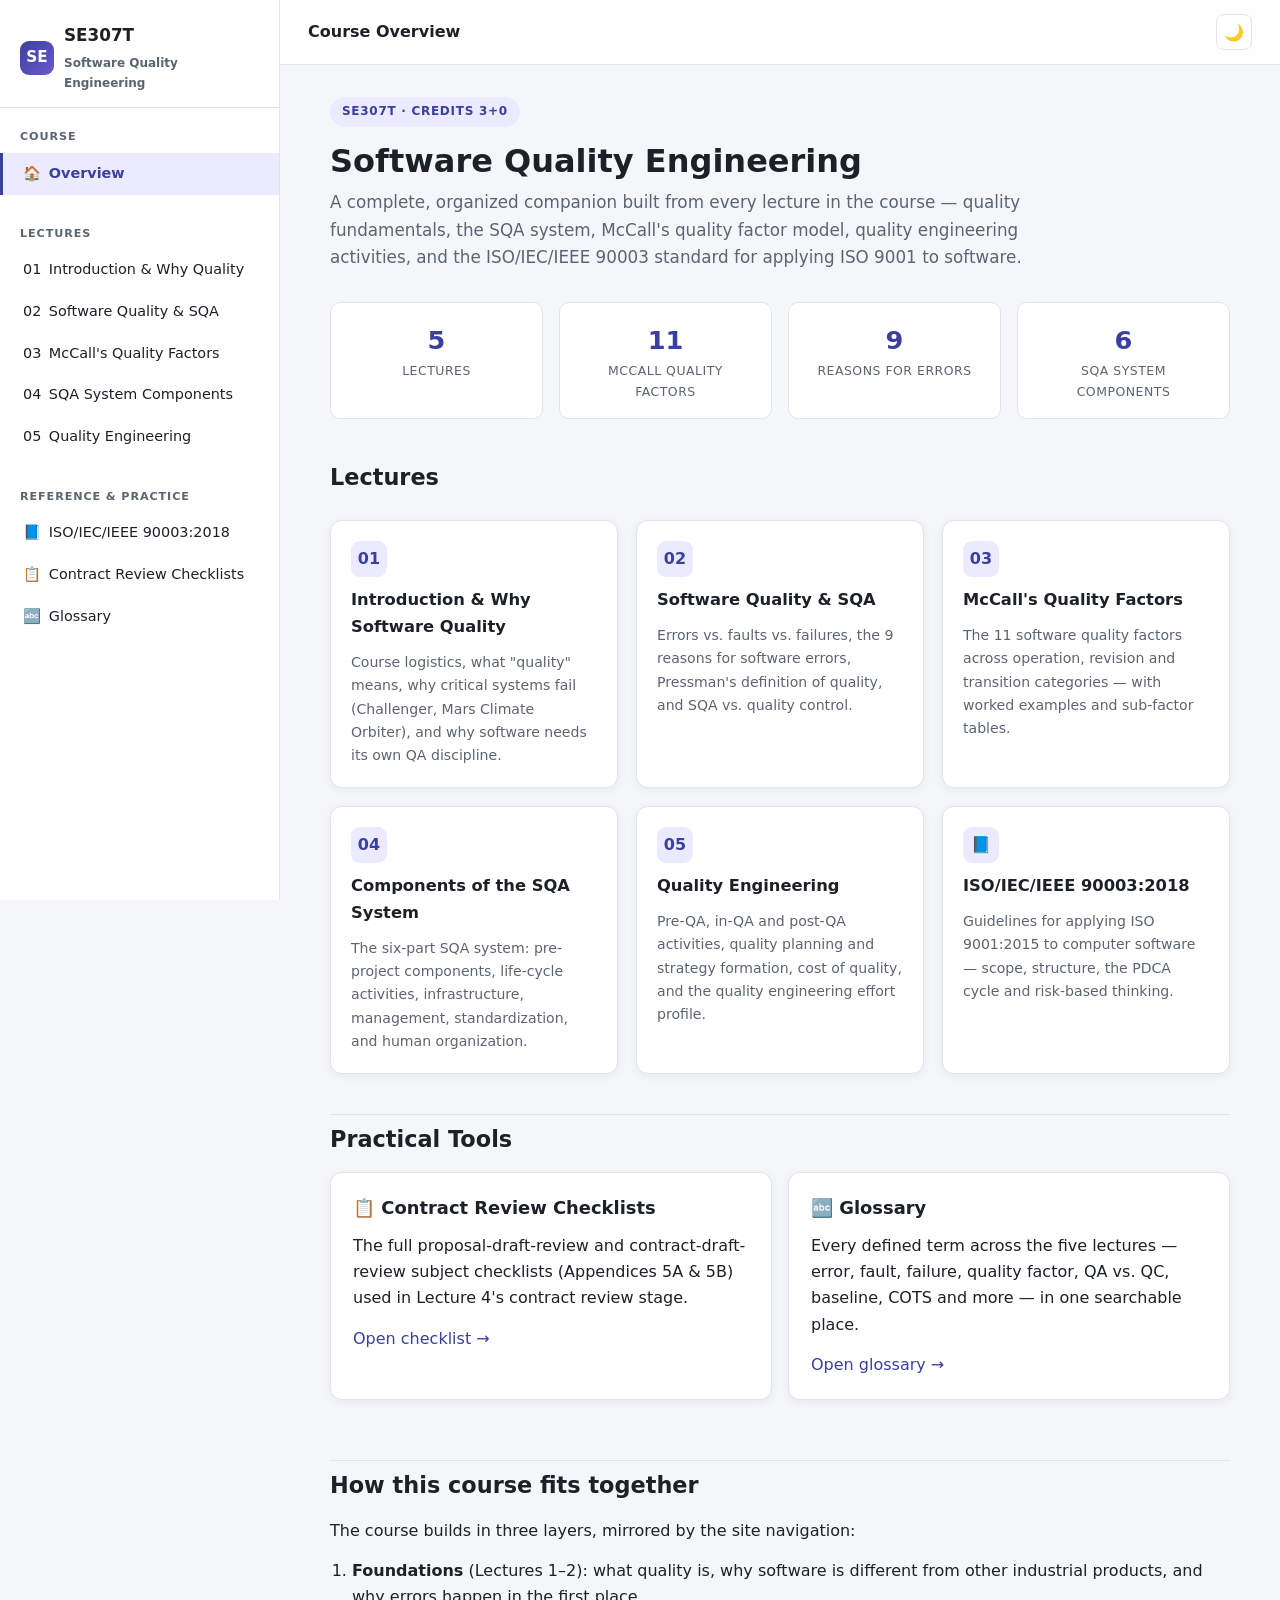
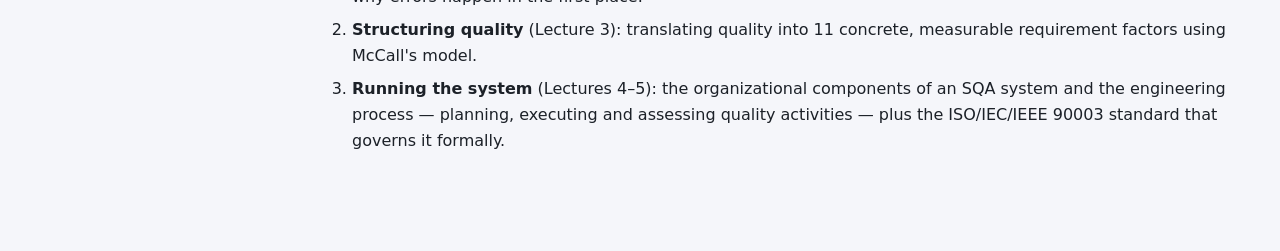
<file: index.html>
<!DOCTYPE html>
<html lang="en">
<head>
<meta charset="UTF-8" />
<meta name="viewport" content="width=device-width, initial-scale=1.0" />
<title>SE307T — Software Quality Engineering</title>
<meta name="description" content="A complete study companion for SE307T Software Quality Engineering — lectures, models, standards and checklists." />
<link rel="stylesheet" href="css/style.css" />
</head>
<body>
<div class="app">

  <div class="overlay" id="overlay"></div>

  <aside class="sidebar" id="sidebar">
    <div class="sidebar-header">
      <div class="brand">
        <div class="logo">SE</div>
        <div>SE307T<div class="brand-sub">Software Quality Engineering</div></div>
      </div>
    </div>

    <nav class="nav-group">
      <div class="nav-group-title">Course</div>
      <a class="nav-link" href="index.html"><span class="nav-icon">🏠</span> Overview</a>
    </nav>

    <nav class="nav-group">
      <div class="nav-group-title">Lectures</div>
      <a class="nav-link" href="pages/lecture1.html"><span class="nav-icon">01</span> Introduction &amp; Why Quality</a>
      <a class="nav-link" href="pages/lecture2.html"><span class="nav-icon">02</span> Software Quality &amp; SQA</a>
      <a class="nav-link" href="pages/lecture3.html"><span class="nav-icon">03</span> McCall's Quality Factors</a>
      <a class="nav-link" href="pages/lecture4.html"><span class="nav-icon">04</span> SQA System Components</a>
      <a class="nav-link" href="pages/lecture5.html"><span class="nav-icon">05</span> Quality Engineering</a>
    </nav>

    <nav class="nav-group">
      <div class="nav-group-title">Reference &amp; Practice</div>
      <a class="nav-link" href="pages/iso90003.html"><span class="nav-icon">📘</span> ISO/IEC/IEEE 90003:2018</a>
      <a class="nav-link" href="pages/proposal-review.html"><span class="nav-icon">📋</span> Contract Review Checklists</a>
      <a class="nav-link" href="pages/glossary.html"><span class="nav-icon">🔤</span> Glossary</a>
    </nav>
  </aside>

  <div class="main">
    <header class="topbar">
      <div style="display:flex; align-items:center; gap:10px;">
        <button class="icon-btn menu-btn" id="menuToggle" aria-label="Toggle menu">☰</button>
        <div class="topbar-title">Course Overview</div>
      </div>
      <div class="topbar-actions">
        <button class="icon-btn" id="themeToggle" aria-label="Toggle theme">🌙</button>
      </div>
    </header>

    <main class="content">
      <section class="page-hero">
        <span class="eyebrow">SE307T &middot; Credits 3+0</span>
        <h1>Software Quality Engineering</h1>
        <p class="lede">
          A complete, organized companion built from every lecture in the course — quality
          fundamentals, the SQA system, McCall's quality factor model, quality engineering
          activities, and the ISO/IEC/IEEE 90003 standard for applying ISO 9001 to software.
        </p>
      </section>

      <div class="stat-row">
        <div class="stat"><div class="num">5</div><div class="label">Lectures</div></div>
        <div class="stat"><div class="num">11</div><div class="label">McCall Quality Factors</div></div>
        <div class="stat"><div class="num">9</div><div class="label">Reasons for Errors</div></div>
        <div class="stat"><div class="num">6</div><div class="label">SQA System Components</div></div>
      </div>

      <h2>Lectures</h2>
      <div class="landing-grid">

        <a class="lecture-card" href="pages/lecture1.html">
          <div class="lecture-num">01</div>
          <h3>Introduction &amp; Why Software Quality</h3>
          <p>Course logistics, what "quality" means, why critical systems fail (Challenger,
          Mars Climate Orbiter), and why software needs its own QA discipline.</p>
        </a>

        <a class="lecture-card" href="pages/lecture2.html">
          <div class="lecture-num">02</div>
          <h3>Software Quality &amp; SQA</h3>
          <p>Errors vs. faults vs. failures, the 9 reasons for software errors, Pressman's
          definition of quality, and SQA vs. quality control.</p>
        </a>

        <a class="lecture-card" href="pages/lecture3.html">
          <div class="lecture-num">03</div>
          <h3>McCall's Quality Factors</h3>
          <p>The 11 software quality factors across operation, revision and transition
          categories — with worked examples and sub-factor tables.</p>
        </a>

        <a class="lecture-card" href="pages/lecture4.html">
          <div class="lecture-num">04</div>
          <h3>Components of the SQA System</h3>
          <p>The six-part SQA system: pre-project components, life-cycle activities,
          infrastructure, management, standardization, and human organization.</p>
        </a>

        <a class="lecture-card" href="pages/lecture5.html">
          <div class="lecture-num">05</div>
          <h3>Quality Engineering</h3>
          <p>Pre-QA, in-QA and post-QA activities, quality planning and strategy formation,
          cost of quality, and the quality engineering effort profile.</p>
        </a>

        <a class="lecture-card" href="pages/iso90003.html">
          <div class="lecture-num">📘</div>
          <h3>ISO/IEC/IEEE 90003:2018</h3>
          <p>Guidelines for applying ISO 9001:2015 to computer software — scope, structure,
          the PDCA cycle and risk-based thinking.</p>
        </a>

      </div>

      <h2>Practical Tools</h2>
      <div class="grid grid-2">
        <div class="card">
          <h3>📋 Contract Review Checklists</h3>
          <p>The full proposal-draft-review and contract-draft-review subject checklists
          (Appendices 5A &amp; 5B) used in Lecture 4's contract review stage.</p>
          <a href="pages/proposal-review.html">Open checklist &rarr;</a>
        </div>
        <div class="card">
          <h3>🔤 Glossary</h3>
          <p>Every defined term across the five lectures — error, fault, failure, quality
          factor, QA vs. QC, baseline, COTS and more — in one searchable place.</p>
          <a href="pages/glossary.html">Open glossary &rarr;</a>
        </div>
      </div>

      <h2>How this course fits together</h2>
      <p>
        The course builds in three layers, mirrored by the site navigation:
      </p>
      <ol>
        <li><strong>Foundations</strong> (Lectures 1–2): what quality is, why software is
        different from other industrial products, and why errors happen in the first place.</li>
        <li><strong>Structuring quality</strong> (Lecture 3): translating quality into 11
        concrete, measurable requirement factors using McCall's model.</li>
        <li><strong>Running the system</strong> (Lectures 4–5): the organizational components
        of an SQA system and the engineering process — planning, executing and assessing
        quality activities — plus the ISO/IEC/IEEE 90003 standard that governs it formally.</li>
      </ol>

    </main>
  </div>
</div>

<script src="js/main.js"></script>
</body>
</html>
</file>
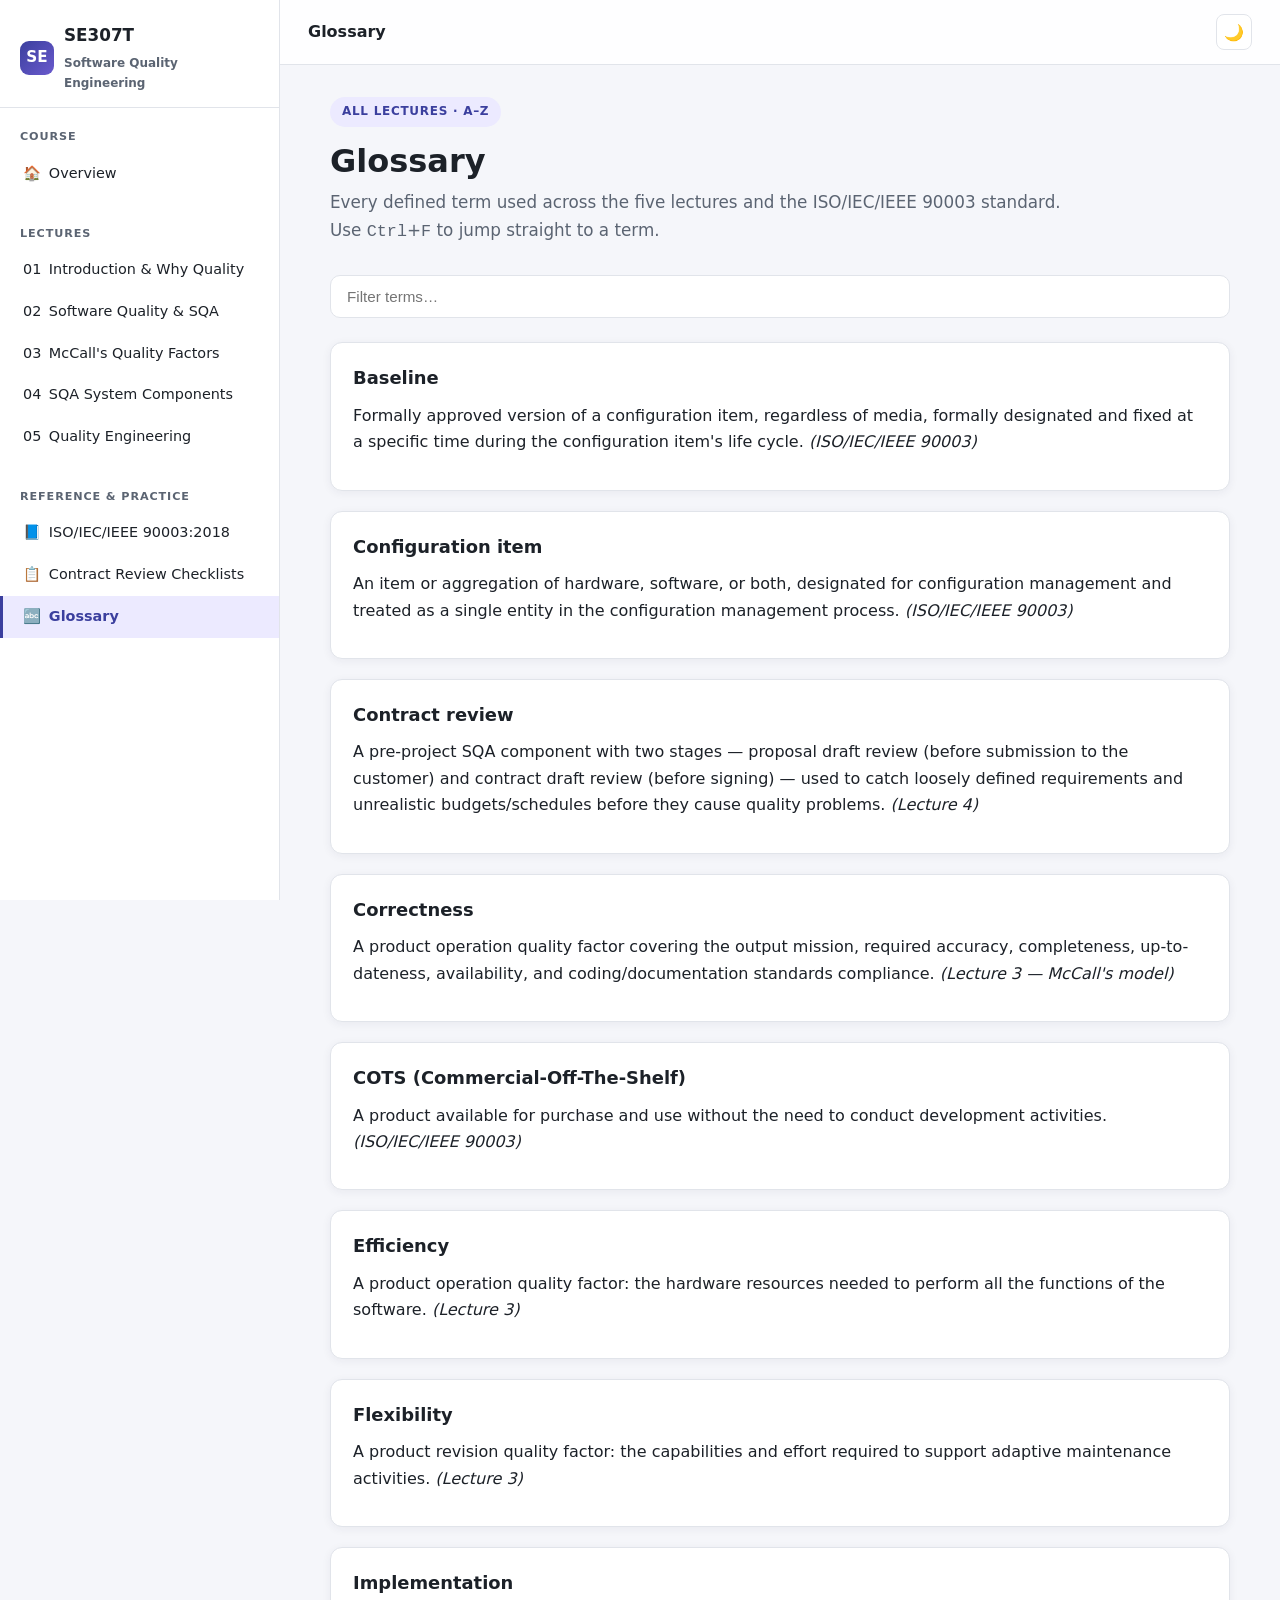
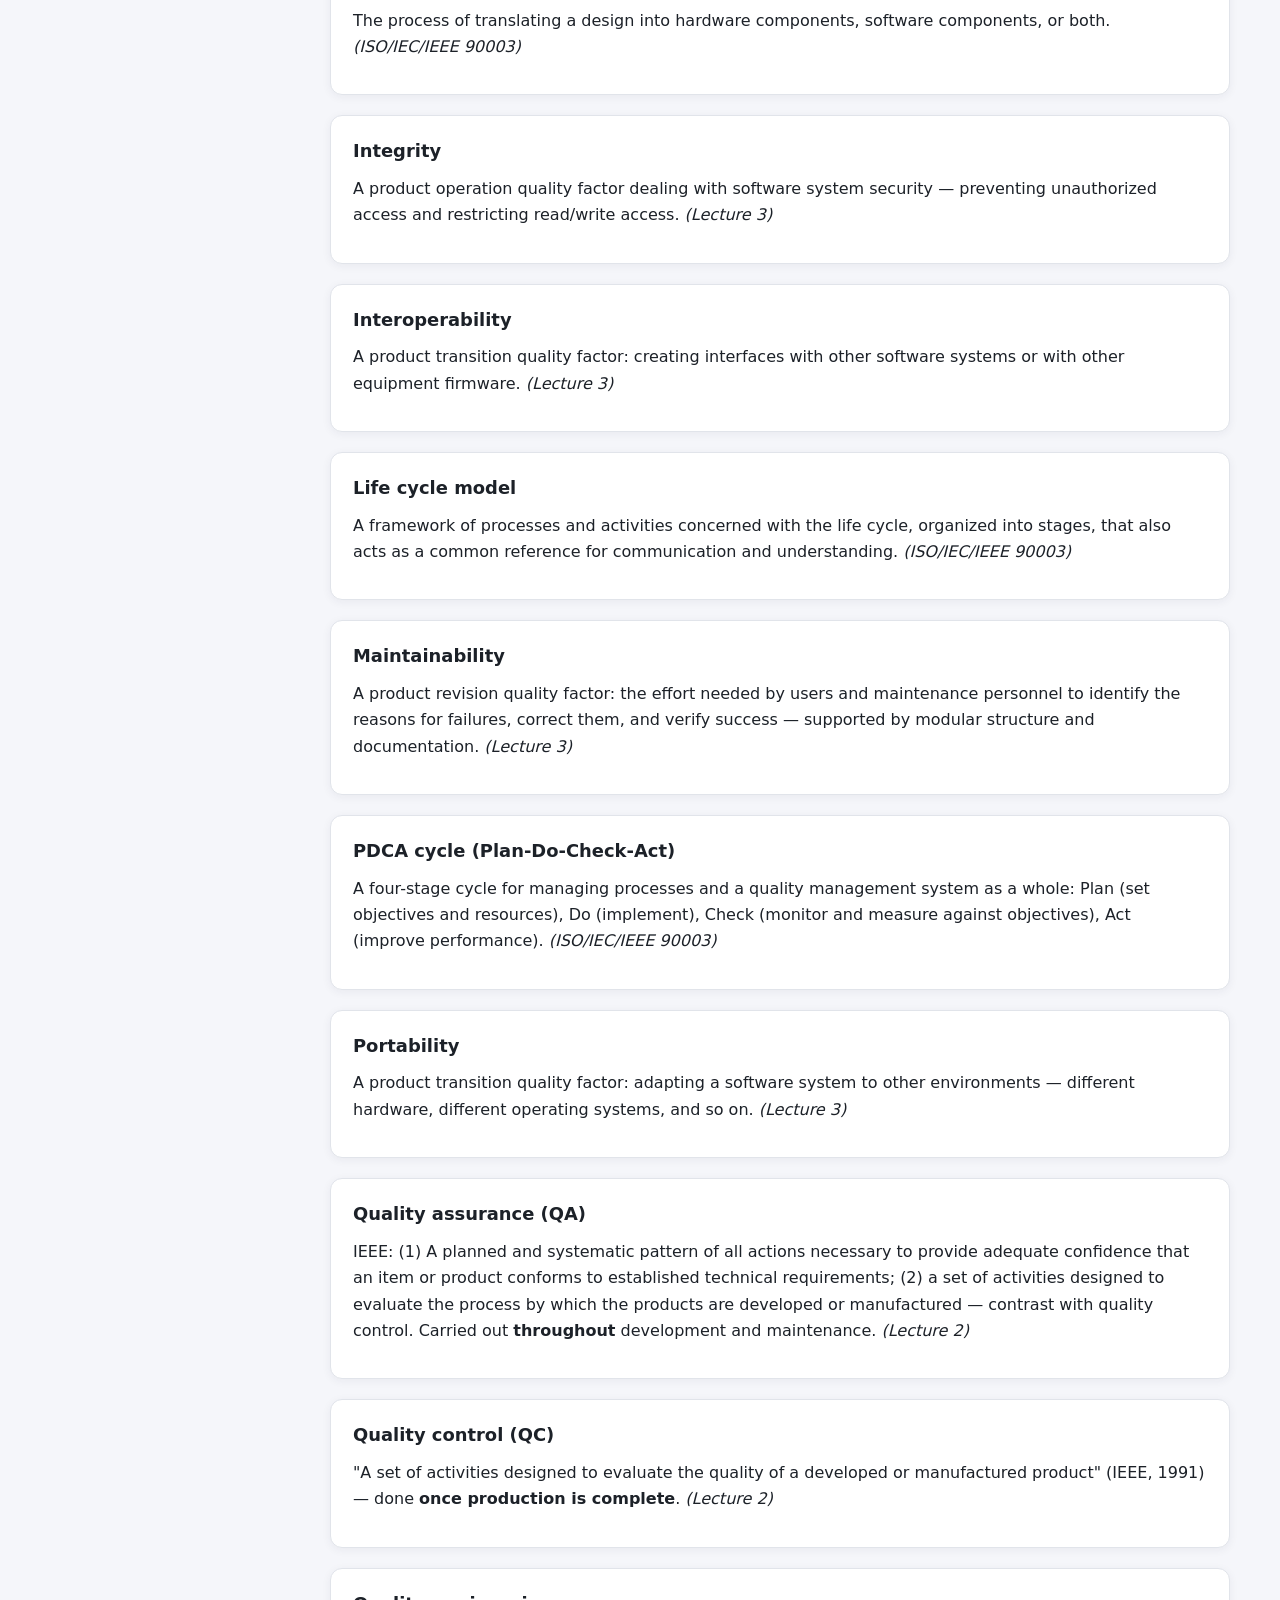
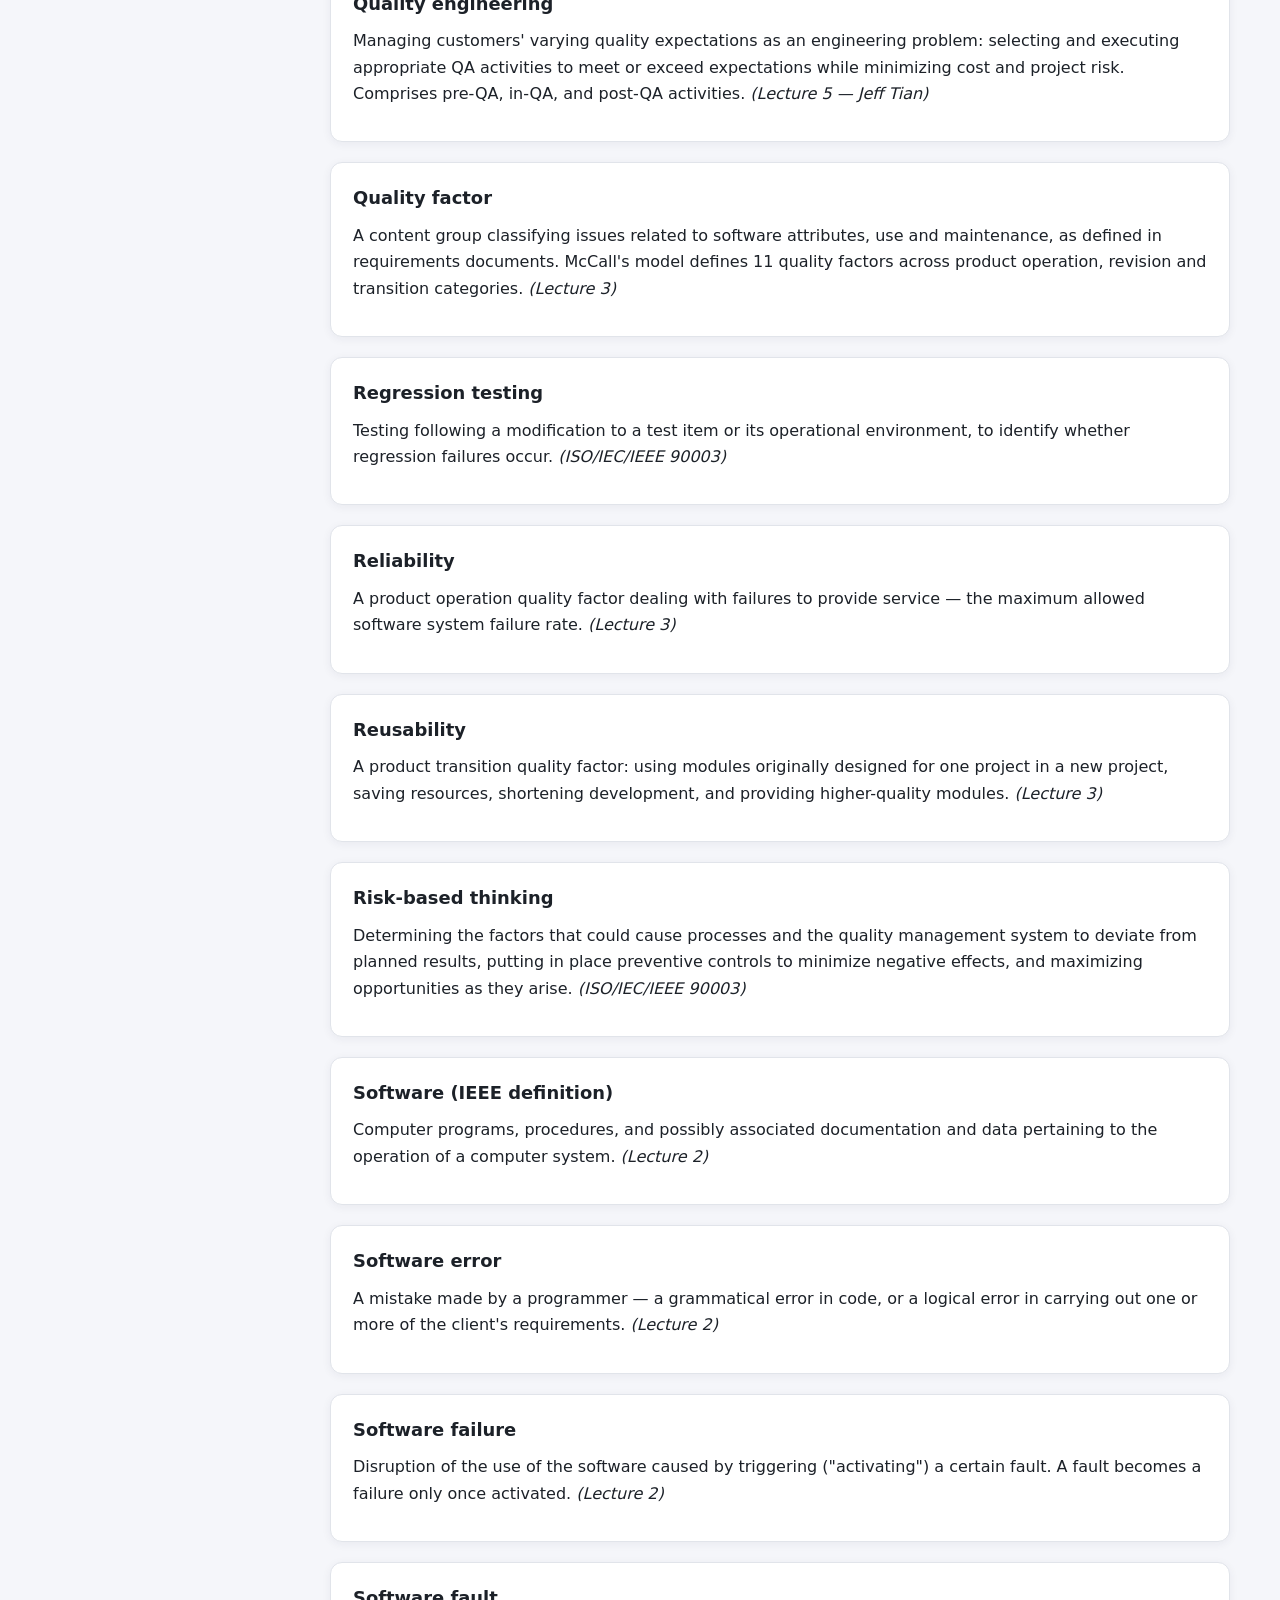
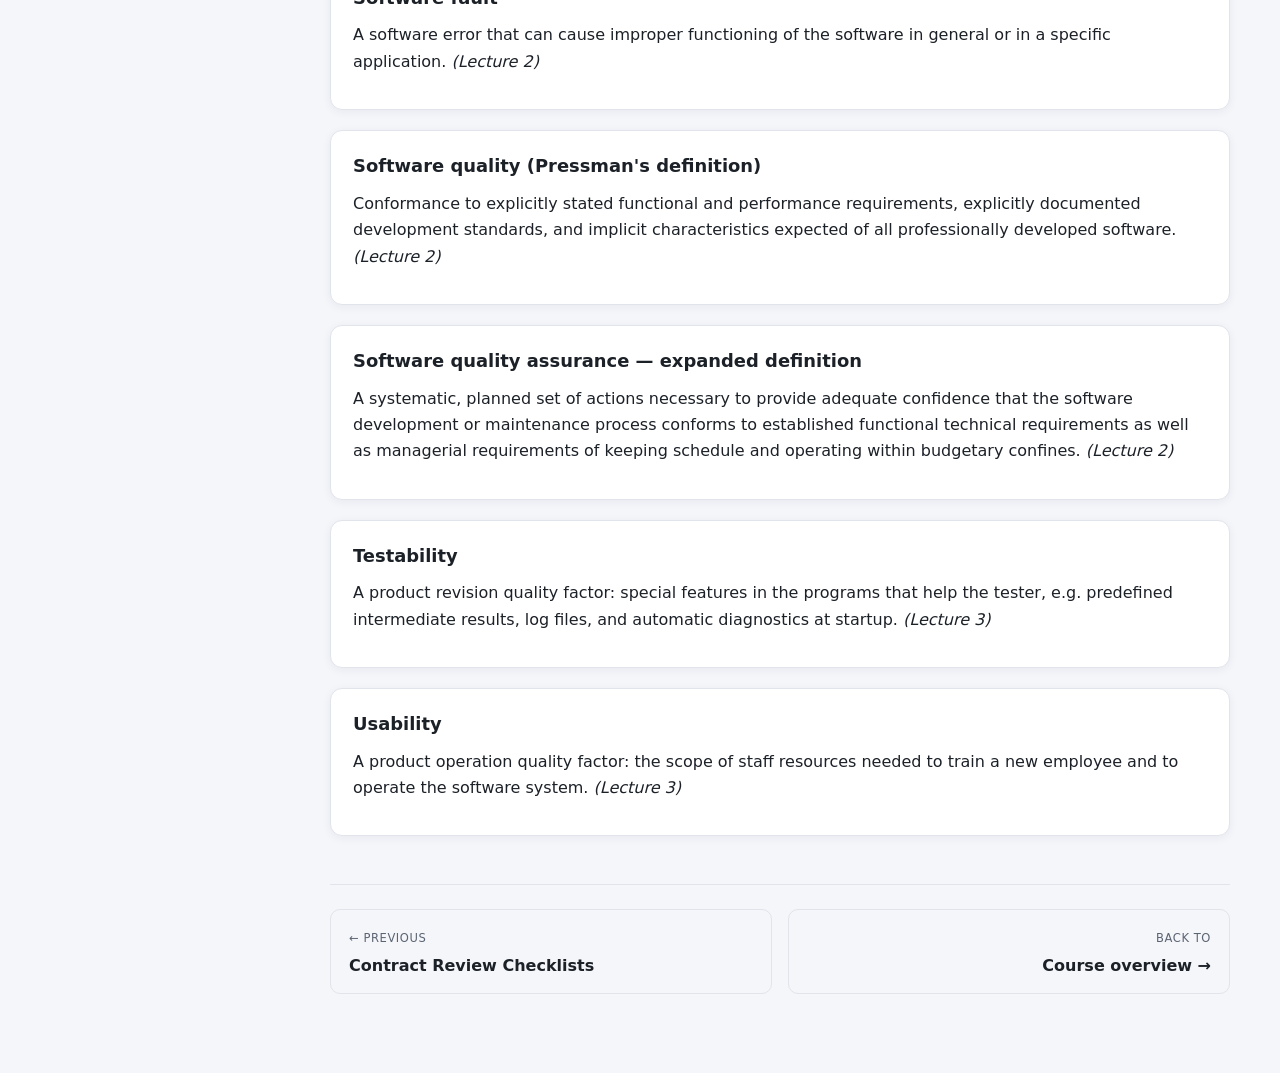
<file: pages/glossary.html>
<!DOCTYPE html>
<html lang="en">
<head>
<meta charset="UTF-8" />
<meta name="viewport" content="width=device-width, initial-scale=1.0" />
<title>Glossary | SE307T</title>
<meta name="description" content="Every defined term across the five lectures and the ISO/IEC/IEEE 90003 standard, in one place." />
<link rel="stylesheet" href="../css/style.css" />
</head>
<body>
<div class="app">
  <div class="overlay" id="overlay"></div>
  <aside class="sidebar" id="sidebar">
    <div class="sidebar-header">
      <div class="brand">
        <div class="logo">SE</div>
        <div>SE307T<div class="brand-sub">Software Quality Engineering</div></div>
      </div>
    </div>
    <nav class="nav-group">
      <div class="nav-group-title">Course</div>
      <a class="nav-link" href="../index.html"><span class="nav-icon">🏠</span> Overview</a>
    </nav>
    <nav class="nav-group">
      <div class="nav-group-title">Lectures</div>
      <a class="nav-link" href="lecture1.html"><span class="nav-icon">01</span> Introduction &amp; Why Quality</a>
      <a class="nav-link" href="lecture2.html"><span class="nav-icon">02</span> Software Quality &amp; SQA</a>
      <a class="nav-link" href="lecture3.html"><span class="nav-icon">03</span> McCall's Quality Factors</a>
      <a class="nav-link" href="lecture4.html"><span class="nav-icon">04</span> SQA System Components</a>
      <a class="nav-link" href="lecture5.html"><span class="nav-icon">05</span> Quality Engineering</a>
    </nav>
    <nav class="nav-group">
      <div class="nav-group-title">Reference &amp; Practice</div>
      <a class="nav-link" href="iso90003.html"><span class="nav-icon">📘</span> ISO/IEC/IEEE 90003:2018</a>
      <a class="nav-link" href="proposal-review.html"><span class="nav-icon">📋</span> Contract Review Checklists</a>
      <a class="nav-link" href="glossary.html"><span class="nav-icon">🔤</span> Glossary</a>
    </nav>
  </aside>

  <div class="main">
    <header class="topbar">
      <div style="display:flex; align-items:center; gap:10px;">
        <button class="icon-btn menu-btn" id="menuToggle" aria-label="Toggle menu">☰</button>
        <div class="topbar-title">Glossary</div>
      </div>
      <div class="topbar-actions">
        <button class="icon-btn" id="themeToggle" aria-label="Toggle theme">🌙</button>
      </div>
    </header>

    <main class="content">
      <section class="page-hero">
        <span class="eyebrow">All lectures &middot; A–Z</span>
        <h1>Glossary</h1>
        <p class="lede">Every defined term used across the five lectures and the ISO/IEC/IEEE
        90003 standard. Use <kbd>Ctrl</kbd>+<kbd>F</kbd> to jump straight to a term.</p>
      </section>

      <input id="filterBox" type="text" placeholder="Filter terms…" style="width:100%; padding:12px 16px; border-radius:10px; border:1px solid var(--border); background:var(--surface); color:var(--text); font-size:0.95rem; margin-bottom:24px;" />

      <div id="termList">

        <div class="card term">
          <h3>Baseline</h3>
          <p>Formally approved version of a configuration item, regardless of media, formally
          designated and fixed at a specific time during the configuration item's life cycle.
          <em>(ISO/IEC/IEEE 90003)</em></p>
        </div>

        <div class="card term">
          <h3>Configuration item</h3>
          <p>An item or aggregation of hardware, software, or both, designated for configuration
          management and treated as a single entity in the configuration management process.
          <em>(ISO/IEC/IEEE 90003)</em></p>
        </div>

        <div class="card term">
          <h3>Contract review</h3>
          <p>A pre-project SQA component with two stages — proposal draft review (before
          submission to the customer) and contract draft review (before signing) — used to catch
          loosely defined requirements and unrealistic budgets/schedules before they cause quality problems.
          <em>(Lecture 4)</em></p>
        </div>

        <div class="card term">
          <h3>Correctness</h3>
          <p>A product operation quality factor covering the output mission, required accuracy,
          completeness, up-to-dateness, availability, and coding/documentation standards compliance.
          <em>(Lecture 3 — McCall's model)</em></p>
        </div>

        <div class="card term">
          <h3>COTS (Commercial-Off-The-Shelf)</h3>
          <p>A product available for purchase and use without the need to conduct development
          activities. <em>(ISO/IEC/IEEE 90003)</em></p>
        </div>

        <div class="card term">
          <h3>Efficiency</h3>
          <p>A product operation quality factor: the hardware resources needed to perform all the
          functions of the software. <em>(Lecture 3)</em></p>
        </div>

        <div class="card term">
          <h3>Flexibility</h3>
          <p>A product revision quality factor: the capabilities and effort required to support
          adaptive maintenance activities. <em>(Lecture 3)</em></p>
        </div>

        <div class="card term">
          <h3>Implementation</h3>
          <p>The process of translating a design into hardware components, software components, or both.
          <em>(ISO/IEC/IEEE 90003)</em></p>
        </div>

        <div class="card term">
          <h3>Integrity</h3>
          <p>A product operation quality factor dealing with software system security — preventing
          unauthorized access and restricting read/write access. <em>(Lecture 3)</em></p>
        </div>

        <div class="card term">
          <h3>Interoperability</h3>
          <p>A product transition quality factor: creating interfaces with other software systems
          or with other equipment firmware. <em>(Lecture 3)</em></p>
        </div>

        <div class="card term">
          <h3>Life cycle model</h3>
          <p>A framework of processes and activities concerned with the life cycle, organized into
          stages, that also acts as a common reference for communication and understanding.
          <em>(ISO/IEC/IEEE 90003)</em></p>
        </div>

        <div class="card term">
          <h3>Maintainability</h3>
          <p>A product revision quality factor: the effort needed by users and maintenance
          personnel to identify the reasons for failures, correct them, and verify success —
          supported by modular structure and documentation. <em>(Lecture 3)</em></p>
        </div>

        <div class="card term">
          <h3>PDCA cycle (Plan-Do-Check-Act)</h3>
          <p>A four-stage cycle for managing processes and a quality management system as a whole:
          Plan (set objectives and resources), Do (implement), Check (monitor and measure against
          objectives), Act (improve performance). <em>(ISO/IEC/IEEE 90003)</em></p>
        </div>

        <div class="card term">
          <h3>Portability</h3>
          <p>A product transition quality factor: adapting a software system to other environments
          — different hardware, different operating systems, and so on. <em>(Lecture 3)</em></p>
        </div>

        <div class="card term">
          <h3>Quality assurance (QA)</h3>
          <p>IEEE: (1) A planned and systematic pattern of all actions necessary to provide
          adequate confidence that an item or product conforms to established technical
          requirements; (2) a set of activities designed to evaluate the process by which the
          products are developed or manufactured — contrast with quality control. Carried out
          <strong>throughout</strong> development and maintenance. <em>(Lecture 2)</em></p>
        </div>

        <div class="card term">
          <h3>Quality control (QC)</h3>
          <p>"A set of activities designed to evaluate the quality of a developed or manufactured
          product" (IEEE, 1991) — done <strong>once production is complete</strong>.
          <em>(Lecture 2)</em></p>
        </div>

        <div class="card term">
          <h3>Quality engineering</h3>
          <p>Managing customers' varying quality expectations as an engineering problem: selecting
          and executing appropriate QA activities to meet or exceed expectations while minimizing
          cost and project risk. Comprises pre-QA, in-QA, and post-QA activities.
          <em>(Lecture 5 — Jeff Tian)</em></p>
        </div>

        <div class="card term">
          <h3>Quality factor</h3>
          <p>A content group classifying issues related to software attributes, use and
          maintenance, as defined in requirements documents. McCall's model defines 11 quality
          factors across product operation, revision and transition categories. <em>(Lecture 3)</em></p>
        </div>

        <div class="card term">
          <h3>Regression testing</h3>
          <p>Testing following a modification to a test item or its operational environment, to
          identify whether regression failures occur. <em>(ISO/IEC/IEEE 90003)</em></p>
        </div>

        <div class="card term">
          <h3>Reliability</h3>
          <p>A product operation quality factor dealing with failures to provide service — the
          maximum allowed software system failure rate. <em>(Lecture 3)</em></p>
        </div>

        <div class="card term">
          <h3>Reusability</h3>
          <p>A product transition quality factor: using modules originally designed for one
          project in a new project, saving resources, shortening development, and providing
          higher-quality modules. <em>(Lecture 3)</em></p>
        </div>

        <div class="card term">
          <h3>Risk-based thinking</h3>
          <p>Determining the factors that could cause processes and the quality management system
          to deviate from planned results, putting in place preventive controls to minimize
          negative effects, and maximizing opportunities as they arise. <em>(ISO/IEC/IEEE 90003)</em></p>
        </div>

        <div class="card term">
          <h3>Software (IEEE definition)</h3>
          <p>Computer programs, procedures, and possibly associated documentation and data
          pertaining to the operation of a computer system. <em>(Lecture 2)</em></p>
        </div>

        <div class="card term">
          <h3>Software error</h3>
          <p>A mistake made by a programmer — a grammatical error in code, or a logical error in
          carrying out one or more of the client's requirements. <em>(Lecture 2)</em></p>
        </div>

        <div class="card term">
          <h3>Software failure</h3>
          <p>Disruption of the use of the software caused by triggering ("activating") a certain
          fault. A fault becomes a failure only once activated. <em>(Lecture 2)</em></p>
        </div>

        <div class="card term">
          <h3>Software fault</h3>
          <p>A software error that can cause improper functioning of the software in general or in
          a specific application. <em>(Lecture 2)</em></p>
        </div>

        <div class="card term">
          <h3>Software quality (Pressman's definition)</h3>
          <p>Conformance to explicitly stated functional and performance requirements, explicitly
          documented development standards, and implicit characteristics expected of all
          professionally developed software. <em>(Lecture 2)</em></p>
        </div>

        <div class="card term">
          <h3>Software quality assurance — expanded definition</h3>
          <p>A systematic, planned set of actions necessary to provide adequate confidence that
          the software development or maintenance process conforms to established functional
          technical requirements as well as managerial requirements of keeping schedule and
          operating within budgetary confines. <em>(Lecture 2)</em></p>
        </div>

        <div class="card term">
          <h3>Testability</h3>
          <p>A product revision quality factor: special features in the programs that help the
          tester, e.g. predefined intermediate results, log files, and automatic diagnostics at startup.
          <em>(Lecture 3)</em></p>
        </div>

        <div class="card term">
          <h3>Usability</h3>
          <p>A product operation quality factor: the scope of staff resources needed to train a
          new employee and to operate the software system. <em>(Lecture 3)</em></p>
        </div>

      </div>

      <p id="noResults" style="display:none; color:var(--text-muted);">No terms match your filter.</p>

      <div class="footer-nav">
        <a href="proposal-review.html"><span class="dir">&larr; Previous</span><div class="title">Contract Review Checklists</div></a>
        <a class="next" href="../index.html"><span class="dir">Back to</span><div class="title">Course overview &rarr;</div></a>
      </div>
    </main>
  </div>
</div>
<script src="../js/main.js"></script>
<script>
  const filterBox = document.getElementById('filterBox');
  const terms = Array.from(document.querySelectorAll('.term'));
  const noResults = document.getElementById('noResults');
  filterBox.addEventListener('input', () => {
    const q = filterBox.value.trim().toLowerCase();
    let visible = 0;
    terms.forEach(t => {
      const match = t.textContent.toLowerCase().includes(q);
      t.style.display = match ? '' : 'none';
      if (match) visible++;
    });
    noResults.style.display = visible === 0 ? 'block' : 'none';
  });
</script>
</body>
</html>
</file>
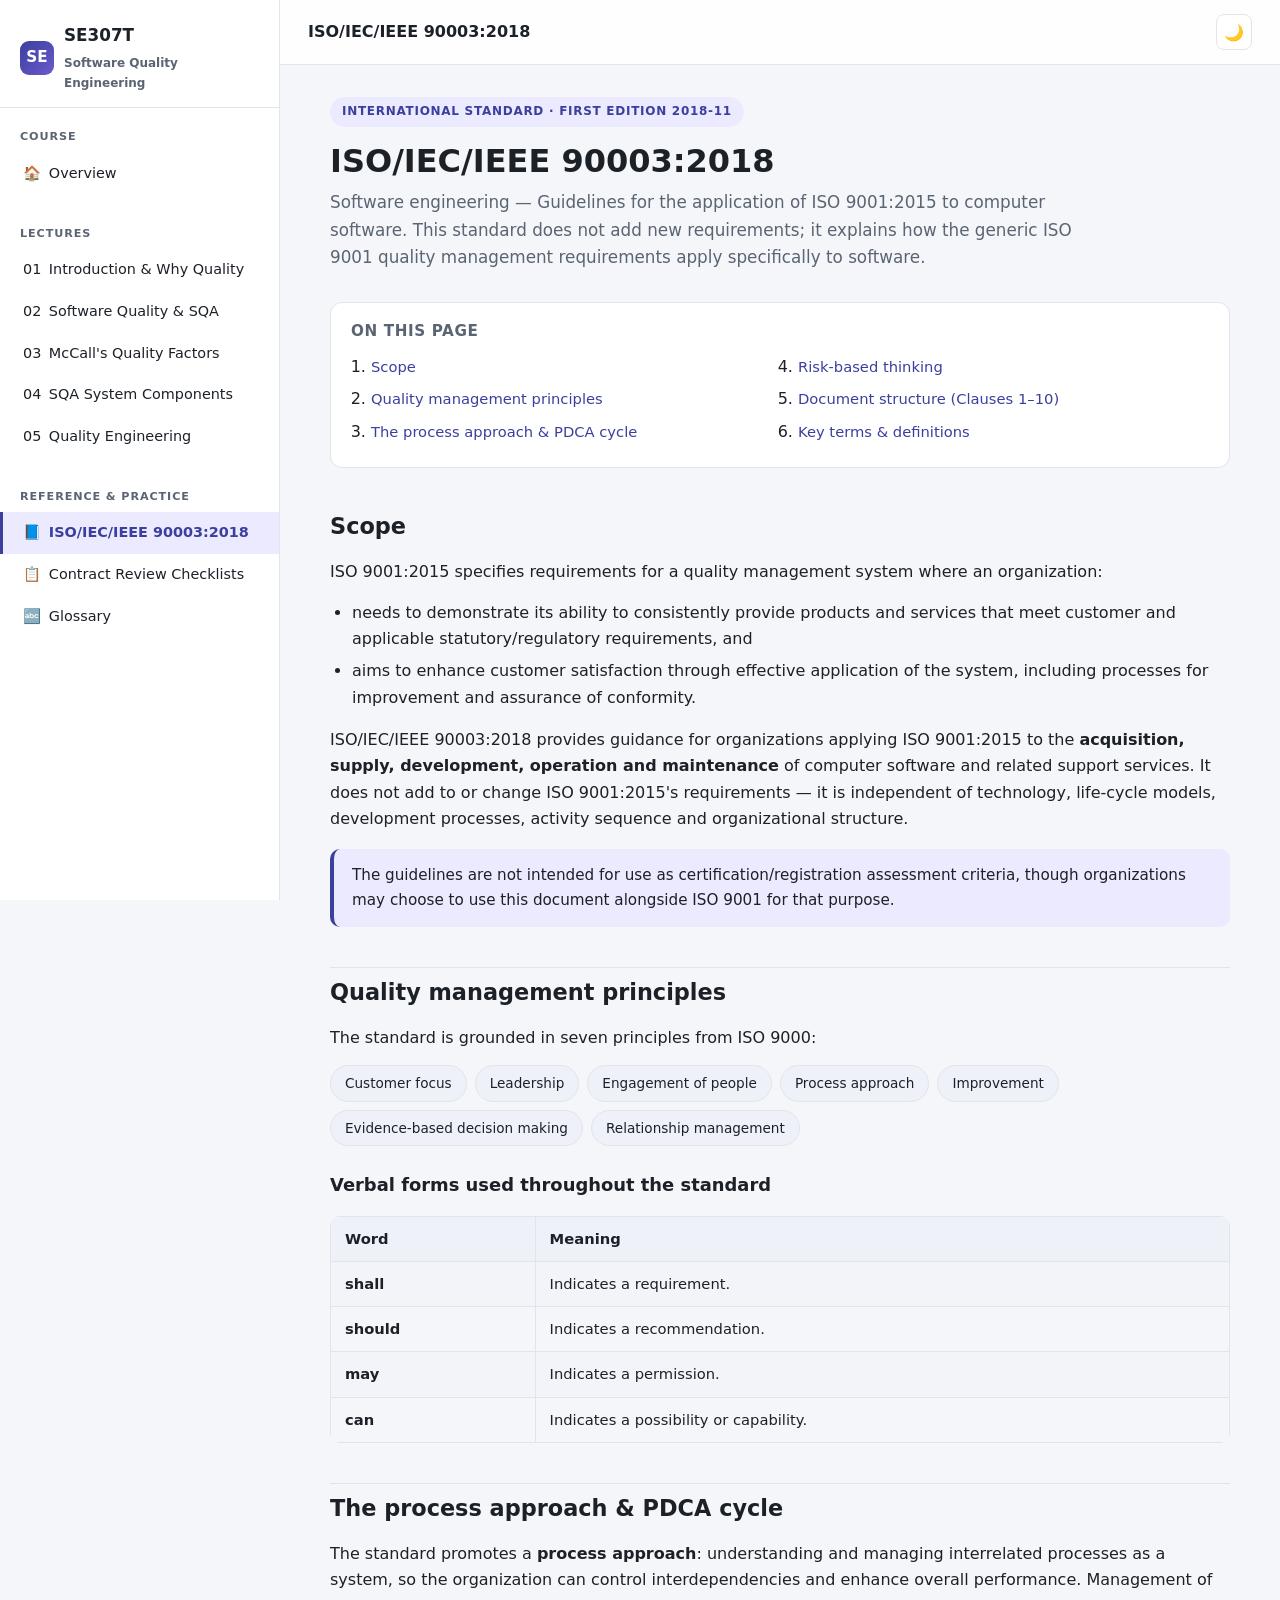
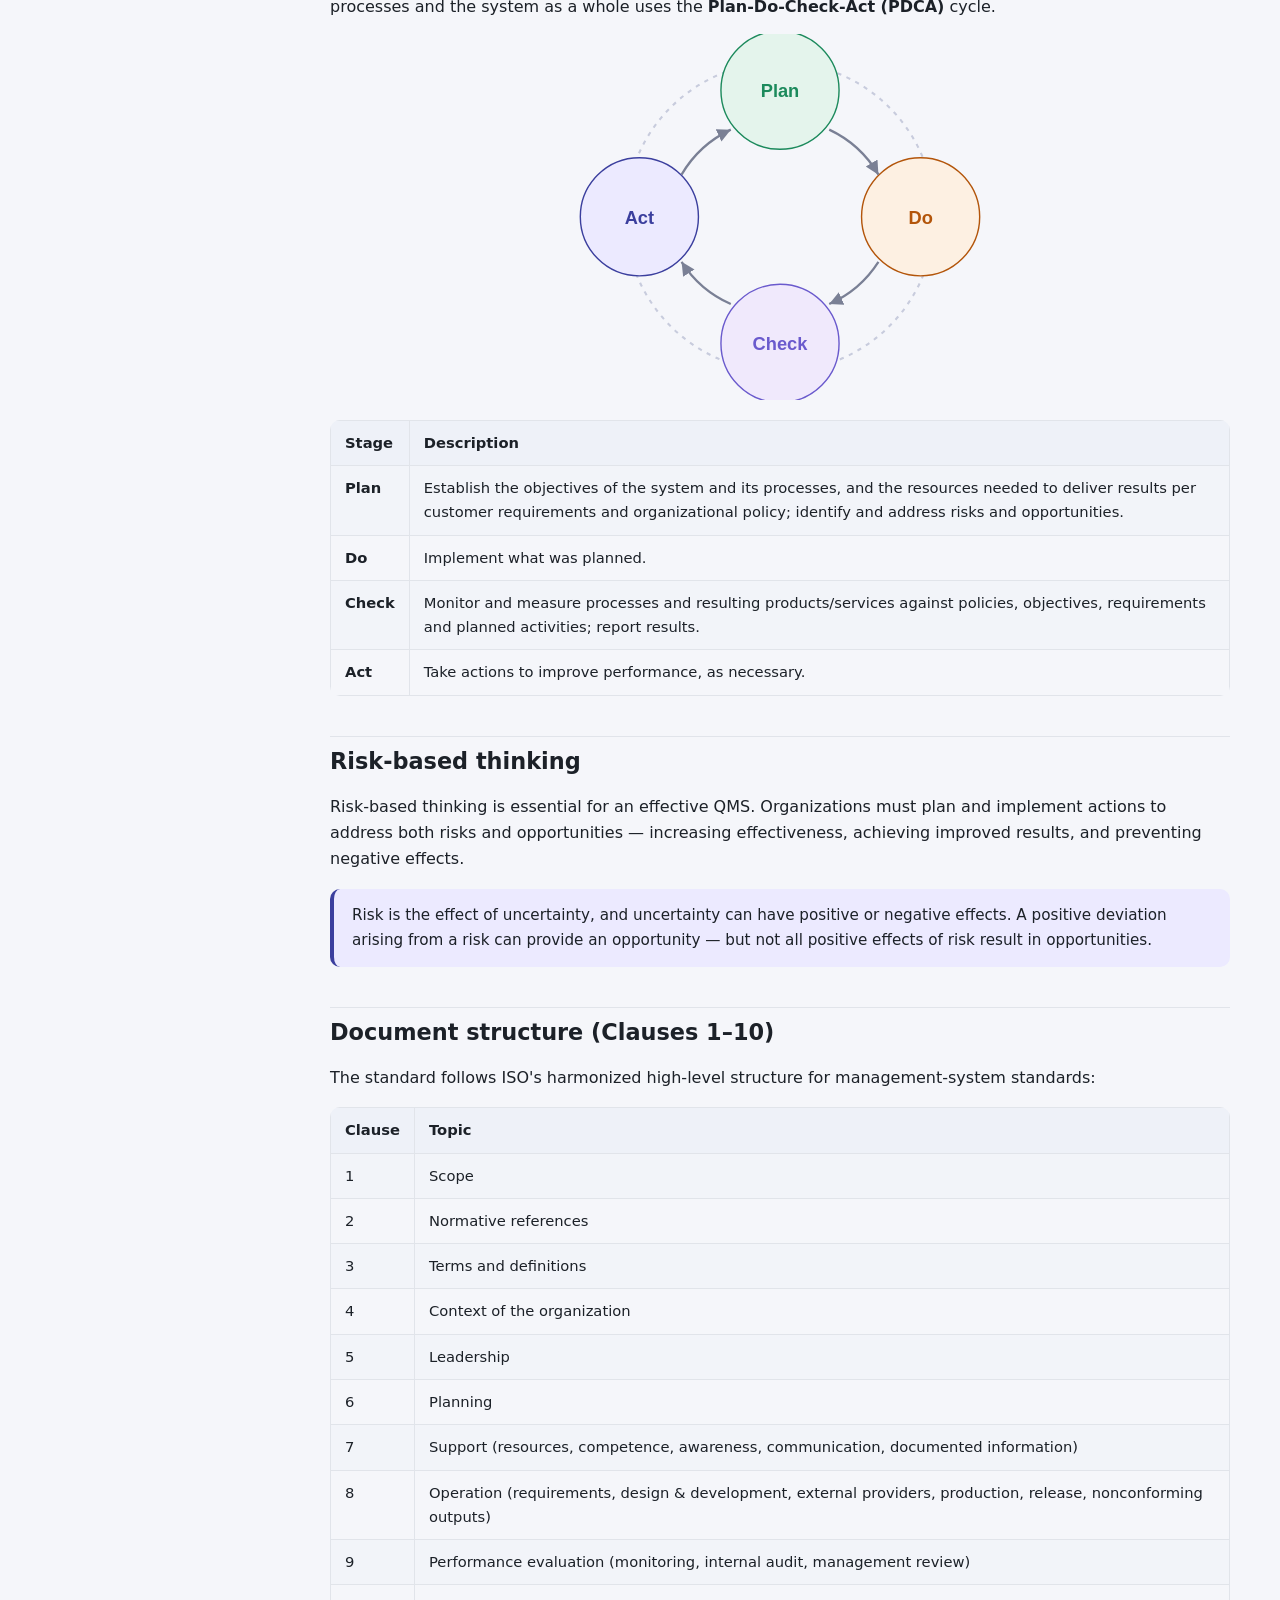
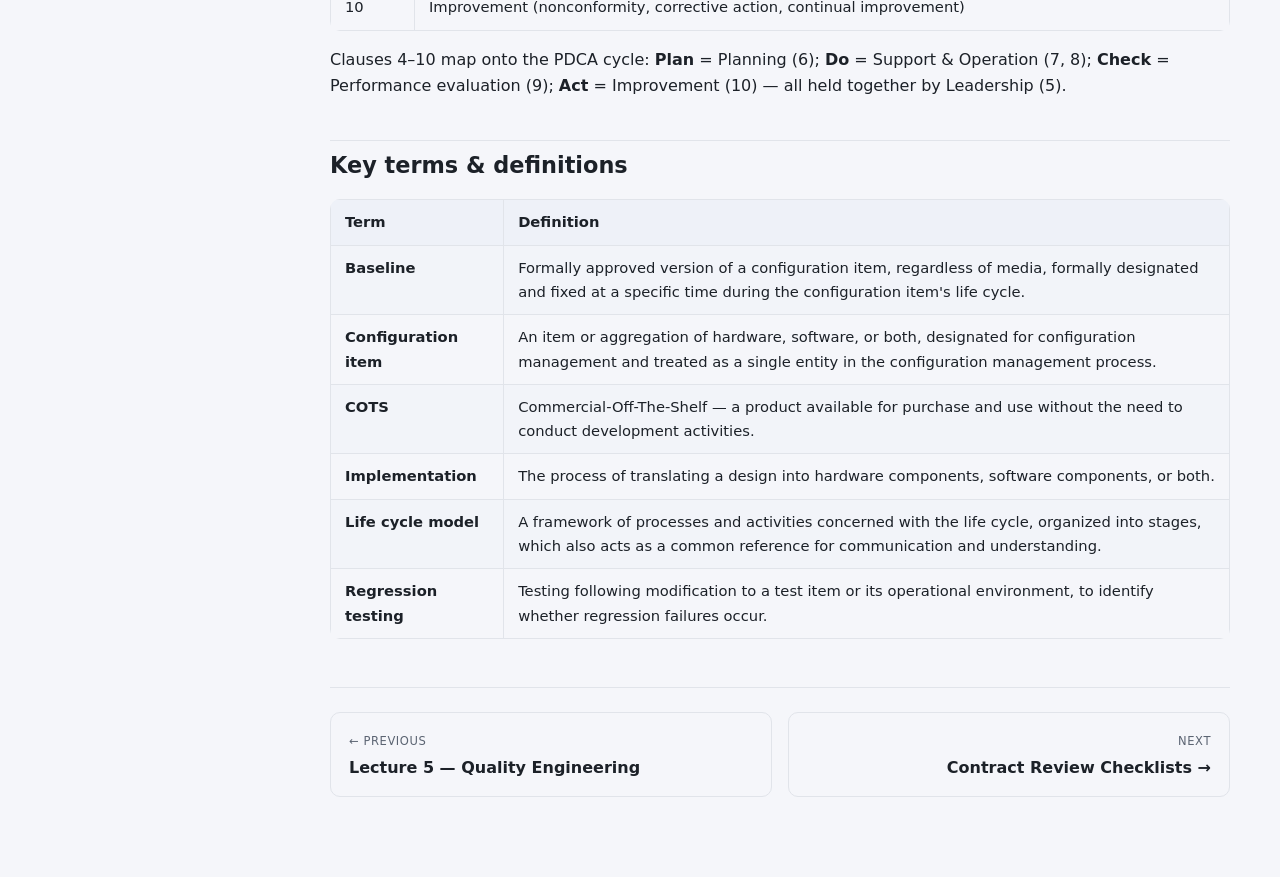
<file: pages/iso90003.html>
<!DOCTYPE html>
<html lang="en">
<head>
<meta charset="UTF-8" />
<meta name="viewport" content="width=device-width, initial-scale=1.0" />
<title>ISO/IEC/IEEE 90003:2018 | SE307T</title>
<meta name="description" content="Guidelines for applying ISO 9001:2015 to computer software — scope, structure, quality management principles, PDCA cycle and risk-based thinking." />
<link rel="stylesheet" href="../css/style.css" />
</head>
<body>
<div class="app">
  <div class="overlay" id="overlay"></div>
  <aside class="sidebar" id="sidebar">
    <div class="sidebar-header">
      <div class="brand">
        <div class="logo">SE</div>
        <div>SE307T<div class="brand-sub">Software Quality Engineering</div></div>
      </div>
    </div>
    <nav class="nav-group">
      <div class="nav-group-title">Course</div>
      <a class="nav-link" href="../index.html"><span class="nav-icon">🏠</span> Overview</a>
    </nav>
    <nav class="nav-group">
      <div class="nav-group-title">Lectures</div>
      <a class="nav-link" href="lecture1.html"><span class="nav-icon">01</span> Introduction &amp; Why Quality</a>
      <a class="nav-link" href="lecture2.html"><span class="nav-icon">02</span> Software Quality &amp; SQA</a>
      <a class="nav-link" href="lecture3.html"><span class="nav-icon">03</span> McCall's Quality Factors</a>
      <a class="nav-link" href="lecture4.html"><span class="nav-icon">04</span> SQA System Components</a>
      <a class="nav-link" href="lecture5.html"><span class="nav-icon">05</span> Quality Engineering</a>
    </nav>
    <nav class="nav-group">
      <div class="nav-group-title">Reference &amp; Practice</div>
      <a class="nav-link" href="iso90003.html"><span class="nav-icon">📘</span> ISO/IEC/IEEE 90003:2018</a>
      <a class="nav-link" href="proposal-review.html"><span class="nav-icon">📋</span> Contract Review Checklists</a>
      <a class="nav-link" href="glossary.html"><span class="nav-icon">🔤</span> Glossary</a>
    </nav>
  </aside>

  <div class="main">
    <header class="topbar">
      <div style="display:flex; align-items:center; gap:10px;">
        <button class="icon-btn menu-btn" id="menuToggle" aria-label="Toggle menu">☰</button>
        <div class="topbar-title">ISO/IEC/IEEE 90003:2018</div>
      </div>
      <div class="topbar-actions">
        <button class="icon-btn" id="themeToggle" aria-label="Toggle theme">🌙</button>
      </div>
    </header>

    <main class="content">
      <section class="page-hero">
        <span class="eyebrow">International Standard &middot; First edition 2018-11</span>
        <h1>ISO/IEC/IEEE 90003:2018</h1>
        <p class="lede">Software engineering — Guidelines for the application of ISO 9001:2015 to
        computer software. This standard does not add new requirements; it explains how the
        generic ISO 9001 quality management requirements apply specifically to software.</p>
      </section>

      <div class="toc">
        <h2>On this page</h2>
        <ol>
          <li><a href="#scope">Scope</a></li>
          <li><a href="#principles">Quality management principles</a></li>
          <li><a href="#pdca">The process approach &amp; PDCA cycle</a></li>
          <li><a href="#risk">Risk-based thinking</a></li>
          <li><a href="#structure">Document structure (Clauses 1–10)</a></li>
          <li><a href="#terms">Key terms &amp; definitions</a></li>
        </ol>
      </div>

      <h2 id="scope">Scope</h2>
      <p>ISO 9001:2015 specifies requirements for a quality management system where an organization:</p>
      <ul>
        <li>needs to demonstrate its ability to consistently provide products and services that
        meet customer and applicable statutory/regulatory requirements, and</li>
        <li>aims to enhance customer satisfaction through effective application of the system,
        including processes for improvement and assurance of conformity.</li>
      </ul>
      <p>
        ISO/IEC/IEEE 90003:2018 provides guidance for organizations applying ISO 9001:2015 to the
        <strong>acquisition, supply, development, operation and maintenance</strong> of computer
        software and related support services. It does not add to or change ISO 9001:2015's
        requirements — it is independent of technology, life-cycle models, development processes,
        activity sequence and organizational structure.
      </p>
      <div class="note">
        The guidelines are not intended for use as certification/registration assessment criteria,
        though organizations may choose to use this document alongside ISO 9001 for that purpose.
      </div>

      <h2 id="principles">Quality management principles</h2>
      <p>The standard is grounded in seven principles from ISO 9000:</p>
      <div class="pill-list">
        <span class="pill">Customer focus</span>
        <span class="pill">Leadership</span>
        <span class="pill">Engagement of people</span>
        <span class="pill">Process approach</span>
        <span class="pill">Improvement</span>
        <span class="pill">Evidence-based decision making</span>
        <span class="pill">Relationship management</span>
      </div>

      <h3>Verbal forms used throughout the standard</h3>
      <table>
        <tr><th>Word</th><th>Meaning</th></tr>
        <tr><td><strong>shall</strong></td><td>Indicates a requirement.</td></tr>
        <tr><td><strong>should</strong></td><td>Indicates a recommendation.</td></tr>
        <tr><td><strong>may</strong></td><td>Indicates a permission.</td></tr>
        <tr><td><strong>can</strong></td><td>Indicates a possibility or capability.</td></tr>
      </table>

      <h2 id="pdca">The process approach &amp; PDCA cycle</h2>
      <p>
        The standard promotes a <strong>process approach</strong>: understanding and managing
        interrelated processes as a system, so the organization can control interdependencies and
        enhance overall performance. Management of processes and the system as a whole uses the
        <strong>Plan-Do-Check-Act (PDCA)</strong> cycle.
      </p>

      <svg class="diagram-svg" viewBox="0 0 640 260" xmlns="http://www.w3.org/2000/svg" role="img" aria-label="PDCA cycle: Plan leads to Do, Do leads to Check, Check leads to Act, Act leads back to Plan">
        <circle cx="320" cy="130" r="110" fill="none" stroke="#c8ccdd" stroke-width="1.5" stroke-dasharray="3 4"/>
        <g font-family="Segoe UI, sans-serif" font-size="13" font-weight="700">
          <circle cx="320" cy="40" r="42" fill="#e4f4ec" stroke="#1c8a5c"/>
          <text x="320" y="45" text-anchor="middle" fill="#1c8a5c">Plan</text>
          <circle cx="420" cy="130" r="42" fill="#fdf0e2" stroke="#b3550a"/>
          <text x="420" y="135" text-anchor="middle" fill="#b3550a">Do</text>
          <circle cx="320" cy="220" r="42" fill="#f0e9fc" stroke="#6a5acd"/>
          <text x="320" y="225" text-anchor="middle" fill="#6a5acd">Check</text>
          <circle cx="220" cy="130" r="42" fill="#eceaff" stroke="#3b3f9e"/>
          <text x="220" y="135" text-anchor="middle" fill="#3b3f9e">Act</text>
        </g>
        <defs>
          <marker id="arrowP" markerWidth="8" markerHeight="8" refX="6" refY="3" orient="auto">
            <path d="M0,0 L6,3 L0,6 Z" fill="#7a8095"/>
          </marker>
        </defs>
        <g stroke="#7a8095" stroke-width="1.6" fill="none" marker-end="url(#arrowP)">
          <path d="M355,68 A80,80 0 0 1 390,100"/>
          <path d="M390,162 A80,80 0 0 1 355,192"/>
          <path d="M285,192 A80,80 0 0 1 250,162"/>
          <path d="M250,100 A80,80 0 0 1 285,68"/>
        </g>
      </svg>

      <table>
        <tr><th>Stage</th><th>Description</th></tr>
        <tr><td><strong>Plan</strong></td><td>Establish the objectives of the system and its processes, and the resources needed to deliver results per customer requirements and organizational policy; identify and address risks and opportunities.</td></tr>
        <tr><td><strong>Do</strong></td><td>Implement what was planned.</td></tr>
        <tr><td><strong>Check</strong></td><td>Monitor and measure processes and resulting products/services against policies, objectives, requirements and planned activities; report results.</td></tr>
        <tr><td><strong>Act</strong></td><td>Take actions to improve performance, as necessary.</td></tr>
      </table>

      <h2 id="risk">Risk-based thinking</h2>
      <p>
        Risk-based thinking is essential for an effective QMS. Organizations must plan and
        implement actions to address both risks and opportunities — increasing effectiveness,
        achieving improved results, and preventing negative effects.
      </p>
      <div class="note">
        Risk is the effect of uncertainty, and uncertainty can have positive or negative effects.
        A positive deviation arising from a risk can provide an opportunity — but not all positive
        effects of risk result in opportunities.
      </div>

      <h2 id="structure">Document structure (Clauses 1–10)</h2>
      <p>The standard follows ISO's harmonized high-level structure for management-system standards:</p>
      <table>
        <tr><th>Clause</th><th>Topic</th></tr>
        <tr><td>1</td><td>Scope</td></tr>
        <tr><td>2</td><td>Normative references</td></tr>
        <tr><td>3</td><td>Terms and definitions</td></tr>
        <tr><td>4</td><td>Context of the organization</td></tr>
        <tr><td>5</td><td>Leadership</td></tr>
        <tr><td>6</td><td>Planning</td></tr>
        <tr><td>7</td><td>Support (resources, competence, awareness, communication, documented information)</td></tr>
        <tr><td>8</td><td>Operation (requirements, design &amp; development, external providers, production, release, nonconforming outputs)</td></tr>
        <tr><td>9</td><td>Performance evaluation (monitoring, internal audit, management review)</td></tr>
        <tr><td>10</td><td>Improvement (nonconformity, corrective action, continual improvement)</td></tr>
      </table>
      <p>Clauses 4–10 map onto the PDCA cycle: <strong>Plan</strong> = Planning (6); <strong>Do</strong>
      = Support &amp; Operation (7, 8); <strong>Check</strong> = Performance evaluation (9);
      <strong>Act</strong> = Improvement (10) — all held together by Leadership (5).</p>

      <h2 id="terms">Key terms &amp; definitions</h2>
      <table>
        <tr><th>Term</th><th>Definition</th></tr>
        <tr><td><strong>Baseline</strong></td><td>Formally approved version of a configuration item, regardless of media, formally designated and fixed at a specific time during the configuration item's life cycle.</td></tr>
        <tr><td><strong>Configuration item</strong></td><td>An item or aggregation of hardware, software, or both, designated for configuration management and treated as a single entity in the configuration management process.</td></tr>
        <tr><td><strong>COTS</strong></td><td>Commercial-Off-The-Shelf — a product available for purchase and use without the need to conduct development activities.</td></tr>
        <tr><td><strong>Implementation</strong></td><td>The process of translating a design into hardware components, software components, or both.</td></tr>
        <tr><td><strong>Life cycle model</strong></td><td>A framework of processes and activities concerned with the life cycle, organized into stages, which also acts as a common reference for communication and understanding.</td></tr>
        <tr><td><strong>Regression testing</strong></td><td>Testing following modification to a test item or its operational environment, to identify whether regression failures occur.</td></tr>
      </table>

      <div class="footer-nav">
        <a href="lecture5.html"><span class="dir">&larr; Previous</span><div class="title">Lecture 5 — Quality Engineering</div></a>
        <a class="next" href="proposal-review.html"><span class="dir">Next</span><div class="title">Contract Review Checklists &rarr;</div></a>
      </div>
    </main>
  </div>
</div>
<script src="../js/main.js"></script>
</body>
</html>
</file>
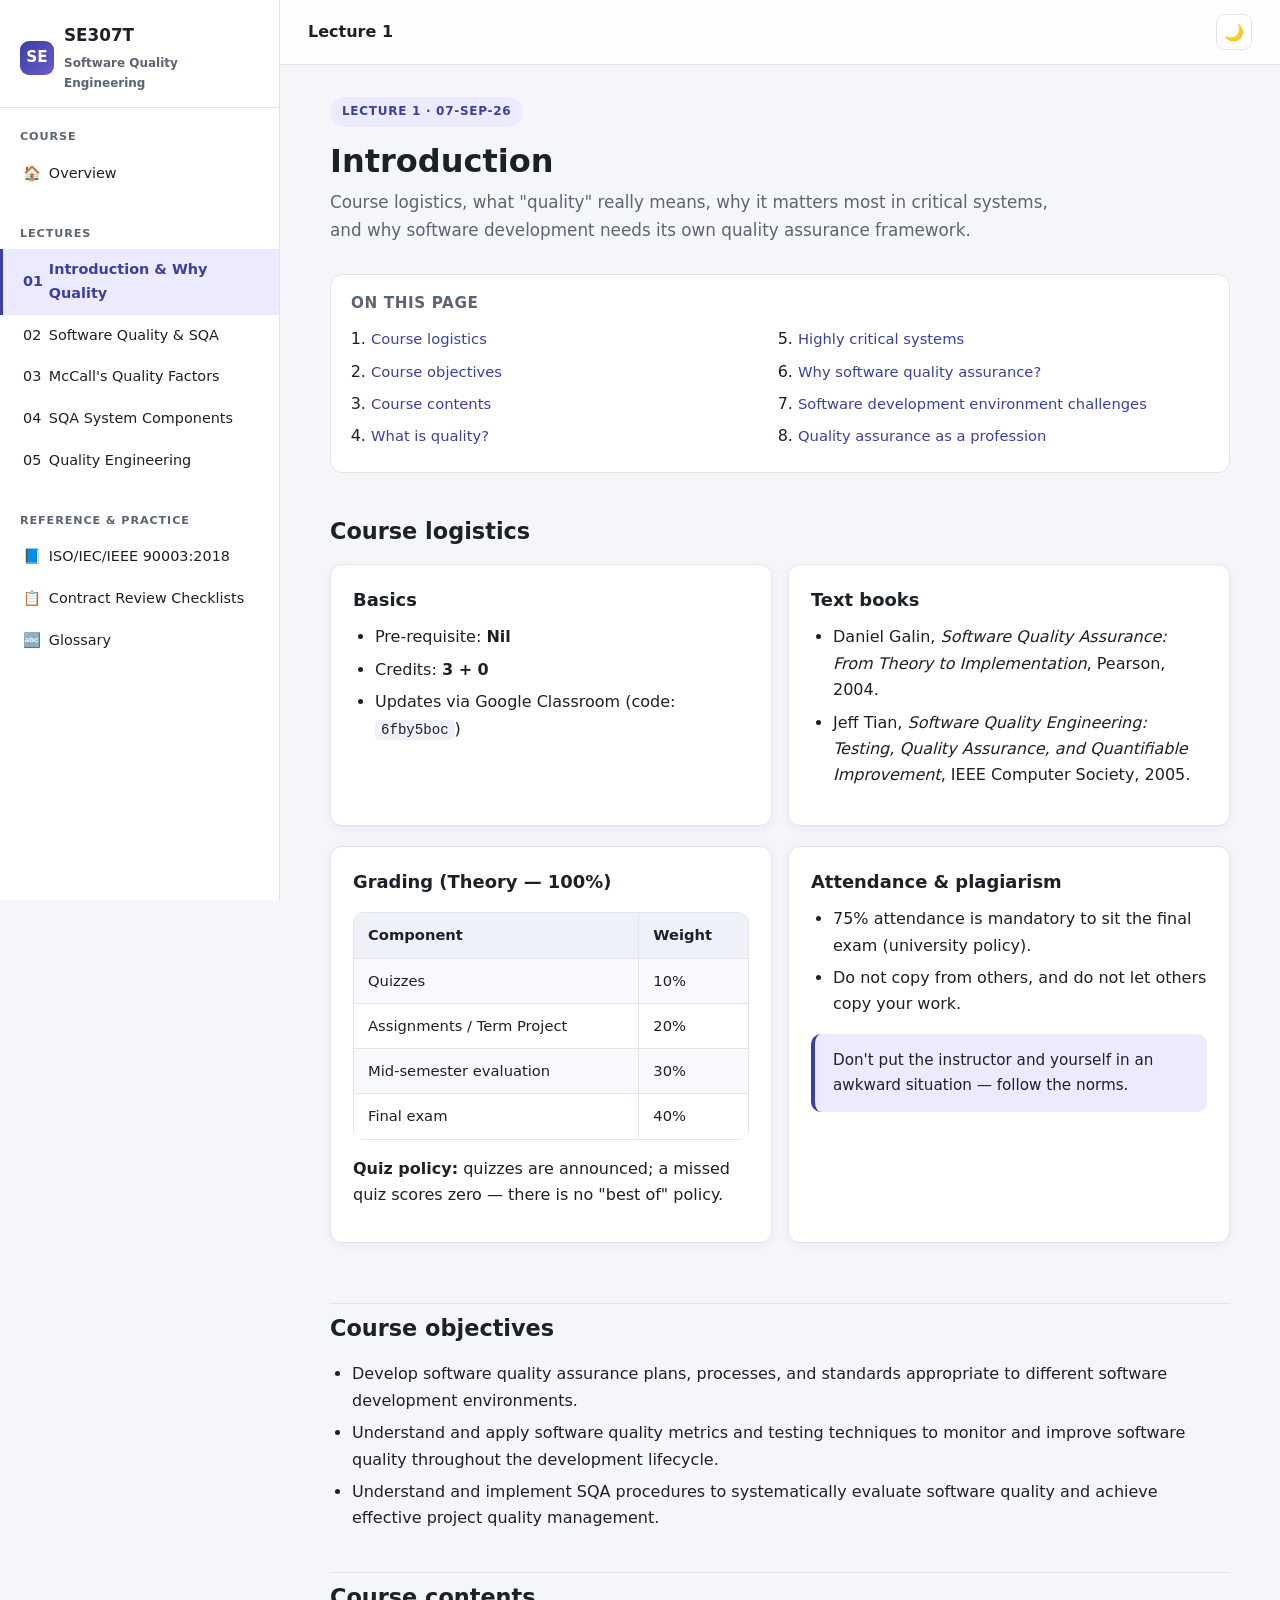
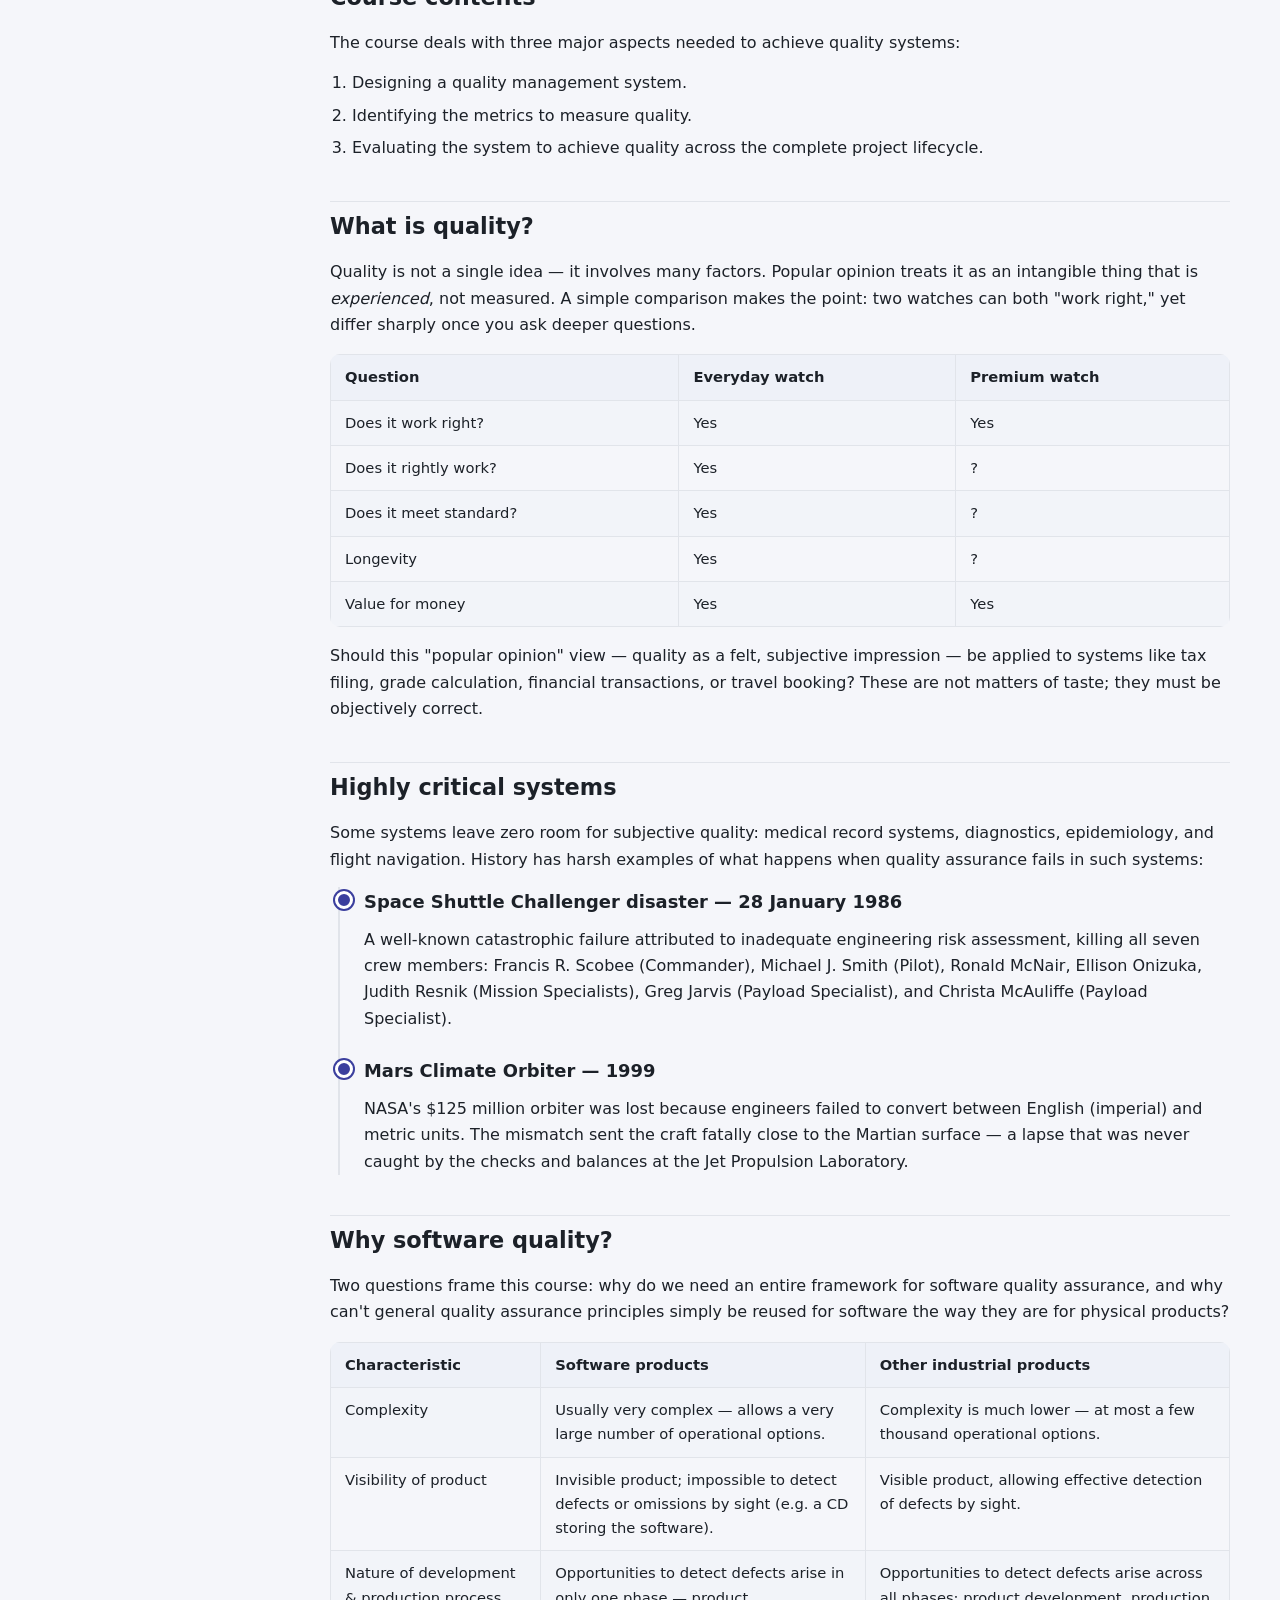
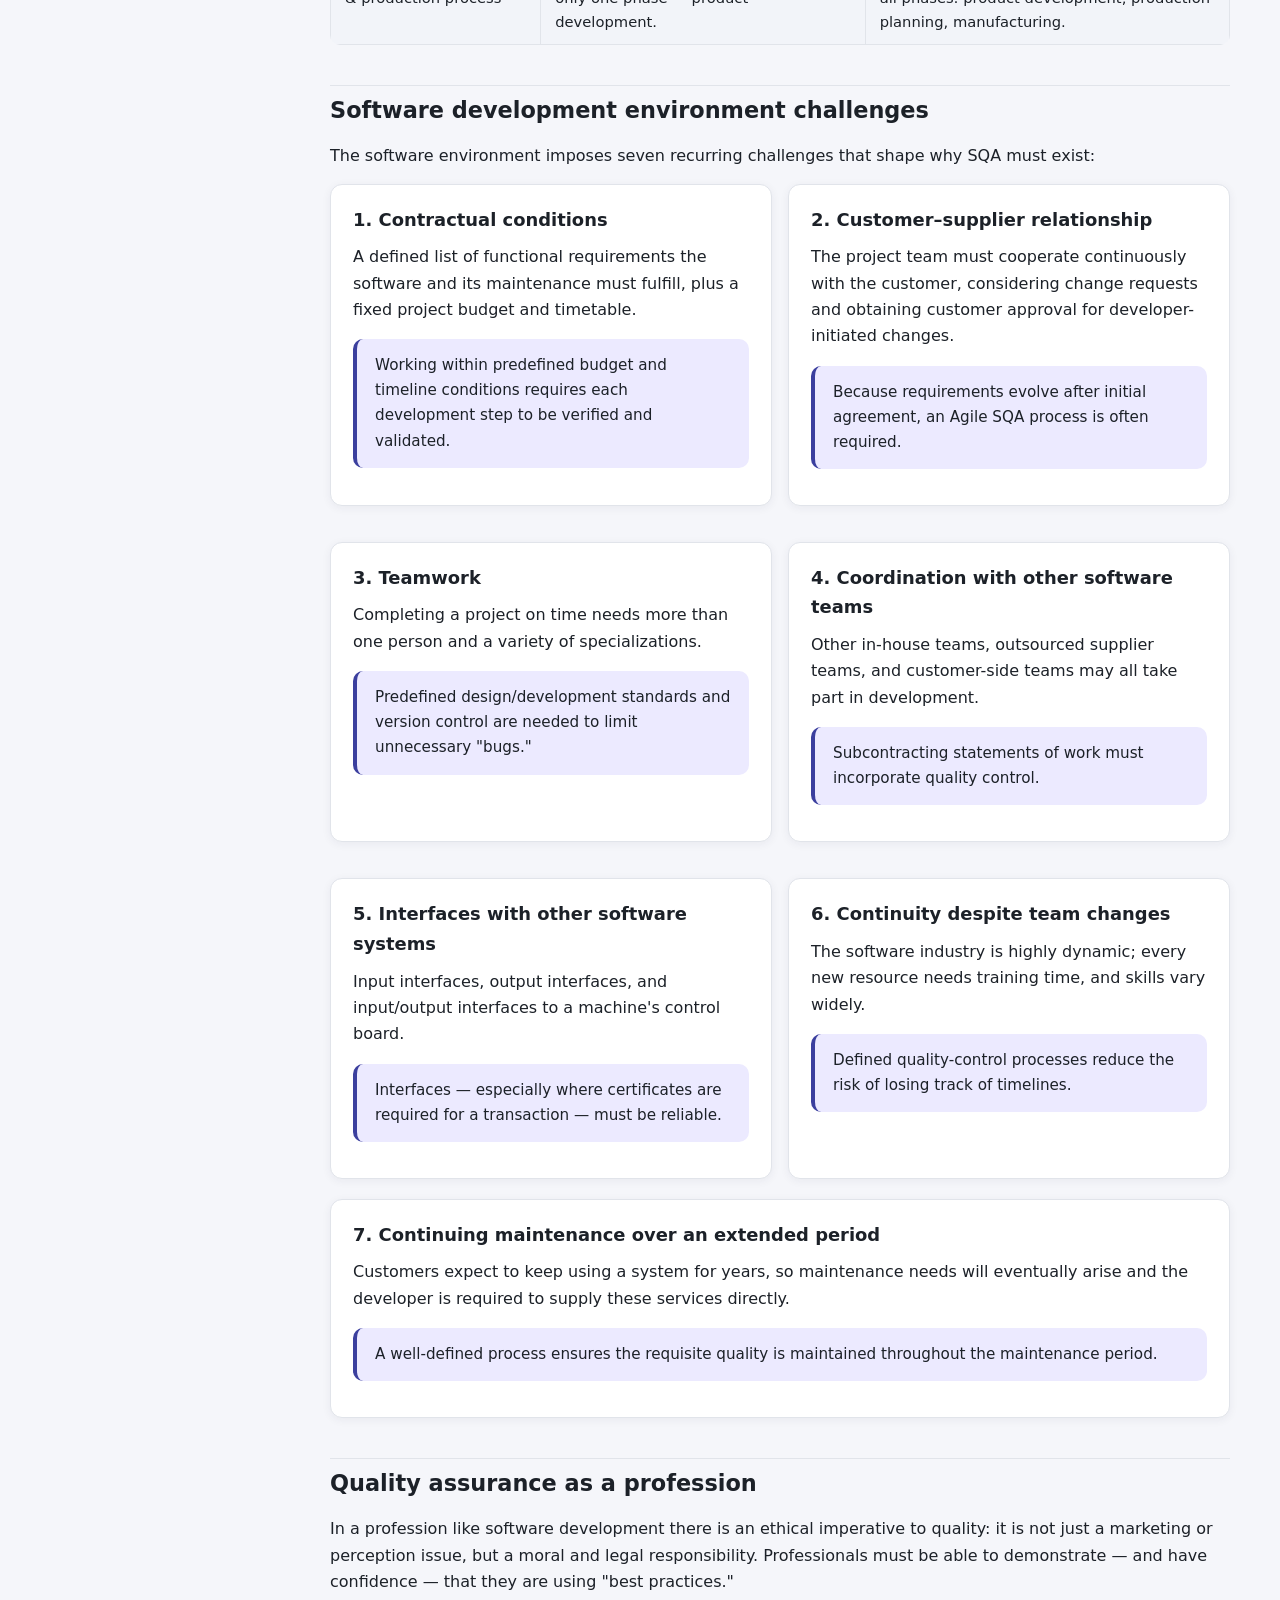
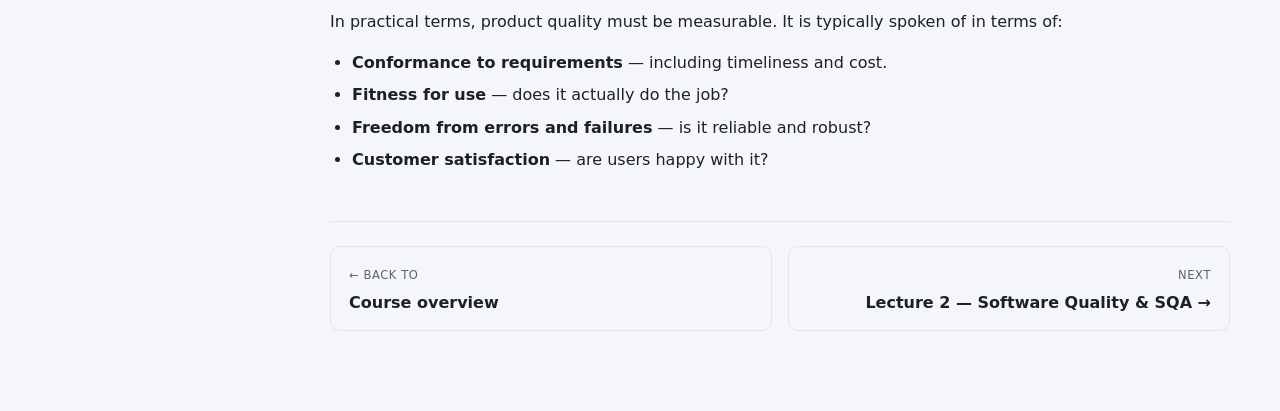
<file: pages/lecture1.html>
<!DOCTYPE html>
<html lang="en">
<head>
<meta charset="UTF-8" />
<meta name="viewport" content="width=device-width, initial-scale=1.0" />
<title>Lecture 1 — Introduction | SE307T</title>
<meta name="description" content="Course logistics, what quality means, and why software needs its own quality assurance discipline." />
<link rel="stylesheet" href="../css/style.css" />
</head>
<body>
<div class="app">
  <div class="overlay" id="overlay"></div>

  <aside class="sidebar" id="sidebar">
    <div class="sidebar-header">
      <div class="brand">
        <div class="logo">SE</div>
        <div>SE307T<div class="brand-sub">Software Quality Engineering</div></div>
      </div>
    </div>
    <nav class="nav-group">
      <div class="nav-group-title">Course</div>
      <a class="nav-link" href="../index.html"><span class="nav-icon">🏠</span> Overview</a>
    </nav>
    <nav class="nav-group">
      <div class="nav-group-title">Lectures</div>
      <a class="nav-link" href="lecture1.html"><span class="nav-icon">01</span> Introduction &amp; Why Quality</a>
      <a class="nav-link" href="lecture2.html"><span class="nav-icon">02</span> Software Quality &amp; SQA</a>
      <a class="nav-link" href="lecture3.html"><span class="nav-icon">03</span> McCall's Quality Factors</a>
      <a class="nav-link" href="lecture4.html"><span class="nav-icon">04</span> SQA System Components</a>
      <a class="nav-link" href="lecture5.html"><span class="nav-icon">05</span> Quality Engineering</a>
    </nav>
    <nav class="nav-group">
      <div class="nav-group-title">Reference &amp; Practice</div>
      <a class="nav-link" href="iso90003.html"><span class="nav-icon">📘</span> ISO/IEC/IEEE 90003:2018</a>
      <a class="nav-link" href="proposal-review.html"><span class="nav-icon">📋</span> Contract Review Checklists</a>
      <a class="nav-link" href="glossary.html"><span class="nav-icon">🔤</span> Glossary</a>
    </nav>
  </aside>

  <div class="main">
    <header class="topbar">
      <div style="display:flex; align-items:center; gap:10px;">
        <button class="icon-btn menu-btn" id="menuToggle" aria-label="Toggle menu">☰</button>
        <div class="topbar-title">Lecture 1</div>
      </div>
      <div class="topbar-actions">
        <button class="icon-btn" id="themeToggle" aria-label="Toggle theme">🌙</button>
      </div>
    </header>

    <main class="content">
      <section class="page-hero">
        <span class="eyebrow">Lecture 1 &middot; 07-Sep-26</span>
        <h1>Introduction</h1>
        <p class="lede">Course logistics, what "quality" really means, why it matters most in
        critical systems, and why software development needs its own quality assurance framework.</p>
      </section>

      <div class="toc">
        <h2>On this page</h2>
        <ol>
          <li><a href="#logistics">Course logistics</a></li>
          <li><a href="#objectives">Course objectives</a></li>
          <li><a href="#contents">Course contents</a></li>
          <li><a href="#quality">What is quality?</a></li>
          <li><a href="#critical">Highly critical systems</a></li>
          <li><a href="#why-sqa">Why software quality assurance?</a></li>
          <li><a href="#challenges">Software development environment challenges</a></li>
          <li><a href="#qa">Quality assurance as a profession</a></li>
        </ol>
      </div>

      <h2 id="logistics">Course logistics</h2>
      <div class="grid grid-2">
        <div class="card">
          <h3>Basics</h3>
          <ul>
            <li>Pre-requisite: <strong>Nil</strong></li>
            <li>Credits: <strong>3 + 0</strong></li>
            <li>Updates via Google Classroom (code: <code>6fby5boc</code>)</li>
          </ul>
        </div>
        <div class="card">
          <h3>Text books</h3>
          <ul>
            <li>Daniel Galin, <em>Software Quality Assurance: From Theory to Implementation</em>, Pearson, 2004.</li>
            <li>Jeff Tian, <em>Software Quality Engineering: Testing, Quality Assurance, and Quantifiable Improvement</em>, IEEE Computer Society, 2005.</li>
          </ul>
        </div>
      </div>

      <div class="grid grid-2">
        <div class="card">
          <h3>Grading (Theory — 100%)</h3>
          <table>
            <tr><th>Component</th><th>Weight</th></tr>
            <tr><td>Quizzes</td><td>10%</td></tr>
            <tr><td>Assignments / Term Project</td><td>20%</td></tr>
            <tr><td>Mid-semester evaluation</td><td>30%</td></tr>
            <tr><td>Final exam</td><td>40%</td></tr>
          </table>
          <p><strong>Quiz policy:</strong> quizzes are announced; a missed quiz scores zero — there is no "best of" policy.</p>
        </div>
        <div class="card">
          <h3>Attendance &amp; plagiarism</h3>
          <ul>
            <li>75% attendance is mandatory to sit the final exam (university policy).</li>
            <li>Do not copy from others, and do not let others copy your work.</li>
          </ul>
          <div class="note">Don't put the instructor and yourself in an awkward situation — follow the norms.</div>
        </div>
      </div>

      <h2 id="objectives">Course objectives</h2>
      <ul>
        <li>Develop software quality assurance plans, processes, and standards appropriate to different software development environments.</li>
        <li>Understand and apply software quality metrics and testing techniques to monitor and improve software quality throughout the development lifecycle.</li>
        <li>Understand and implement SQA procedures to systematically evaluate software quality and achieve effective project quality management.</li>
      </ul>

      <h2 id="contents">Course contents</h2>
      <p>The course deals with three major aspects needed to achieve quality systems:</p>
      <ol>
        <li>Designing a quality management system.</li>
        <li>Identifying the metrics to measure quality.</li>
        <li>Evaluating the system to achieve quality across the complete project lifecycle.</li>
      </ol>

      <h2 id="quality">What is quality?</h2>
      <p>
        Quality is not a single idea — it involves many factors. Popular opinion treats it as
        an intangible thing that is <em>experienced</em>, not measured. A simple comparison makes
        the point: two watches can both "work right," yet differ sharply once you ask deeper
        questions.
      </p>
      <table>
        <tr><th>Question</th><th>Everyday watch</th><th>Premium watch</th></tr>
        <tr><td>Does it work right?</td><td>Yes</td><td>Yes</td></tr>
        <tr><td>Does it rightly work?</td><td>Yes</td><td>?</td></tr>
        <tr><td>Does it meet standard?</td><td>Yes</td><td>?</td></tr>
        <tr><td>Longevity</td><td>Yes</td><td>?</td></tr>
        <tr><td>Value for money</td><td>Yes</td><td>Yes</td></tr>
      </table>
      <p>
        Should this "popular opinion" view — quality as a felt, subjective impression — be applied
        to systems like tax filing, grade calculation, financial transactions, or travel booking?
        These are not matters of taste; they must be objectively correct.
      </p>

      <h2 id="critical">Highly critical systems</h2>
      <p>Some systems leave zero room for subjective quality: medical record systems, diagnostics,
      epidemiology, and flight navigation. History has harsh examples of what happens when quality
      assurance fails in such systems:</p>

      <div class="timeline">
        <div class="timeline-item">
          <h3>Space Shuttle Challenger disaster — 28 January 1986</h3>
          <p>A well-known catastrophic failure attributed to inadequate engineering risk assessment,
          killing all seven crew members: Francis R. Scobee (Commander), Michael J. Smith (Pilot),
          Ronald McNair, Ellison Onizuka, Judith Resnik (Mission Specialists), Greg Jarvis
          (Payload Specialist), and Christa McAuliffe (Payload Specialist).</p>
        </div>
        <div class="timeline-item">
          <h3>Mars Climate Orbiter — 1999</h3>
          <p>NASA's $125 million orbiter was lost because engineers failed to convert between
          English (imperial) and metric units. The mismatch sent the craft fatally close to the
          Martian surface — a lapse that was never caught by the checks and balances at the Jet
          Propulsion Laboratory.</p>
        </div>
      </div>

      <h2 id="why-sqa">Why software quality?</h2>
      <p>
        Two questions frame this course: why do we need an entire framework for software quality
        assurance, and why can't general quality assurance principles simply be reused for
        software the way they are for physical products?
      </p>
      <table>
        <tr><th>Characteristic</th><th>Software products</th><th>Other industrial products</th></tr>
        <tr>
          <td>Complexity</td>
          <td>Usually very complex — allows a very large number of operational options.</td>
          <td>Complexity is much lower — at most a few thousand operational options.</td>
        </tr>
        <tr>
          <td>Visibility of product</td>
          <td>Invisible product; impossible to detect defects or omissions by sight (e.g. a CD storing the software).</td>
          <td>Visible product, allowing effective detection of defects by sight.</td>
        </tr>
        <tr>
          <td>Nature of development &amp; production process</td>
          <td>Opportunities to detect defects arise in only one phase — product development.</td>
          <td>Opportunities to detect defects arise across all phases: product development, production planning, manufacturing.</td>
        </tr>
      </table>

      <h2 id="challenges">Software development environment challenges</h2>
      <p>The software environment imposes seven recurring challenges that shape why SQA must exist:</p>

      <div class="grid grid-2">
        <div class="card">
          <h3>1. Contractual conditions</h3>
          <p>A defined list of functional requirements the software and its maintenance must fulfill,
          plus a fixed project budget and timetable.</p>
          <div class="note">Working within predefined budget and timeline conditions requires each
          development step to be verified and validated.</div>
        </div>
        <div class="card">
          <h3>2. Customer–supplier relationship</h3>
          <p>The project team must cooperate continuously with the customer, considering change
          requests and obtaining customer approval for developer-initiated changes.</p>
          <div class="note">Because requirements evolve after initial agreement, an Agile SQA process is often required.</div>
        </div>
        <div class="card">
          <h3>3. Teamwork</h3>
          <p>Completing a project on time needs more than one person and a variety of specializations.</p>
          <div class="note">Predefined design/development standards and version control are needed to limit unnecessary "bugs."</div>
        </div>
        <div class="card">
          <h3>4. Coordination with other software teams</h3>
          <p>Other in-house teams, outsourced supplier teams, and customer-side teams may all take part in development.</p>
          <div class="note">Subcontracting statements of work must incorporate quality control.</div>
        </div>
        <div class="card">
          <h3>5. Interfaces with other software systems</h3>
          <p>Input interfaces, output interfaces, and input/output interfaces to a machine's control board.</p>
          <div class="note">Interfaces — especially where certificates are required for a transaction — must be reliable.</div>
        </div>
        <div class="card">
          <h3>6. Continuity despite team changes</h3>
          <p>The software industry is highly dynamic; every new resource needs training time, and skills vary widely.</p>
          <div class="note">Defined quality-control processes reduce the risk of losing track of timelines.</div>
        </div>
      </div>
      <div class="card">
        <h3>7. Continuing maintenance over an extended period</h3>
        <p>Customers expect to keep using a system for years, so maintenance needs will eventually arise
        and the developer is required to supply these services directly.</p>
        <div class="note">A well-defined process ensures the requisite quality is maintained throughout the maintenance period.</div>
      </div>

      <h2 id="qa">Quality assurance as a profession</h2>
      <p>
        In a profession like software development there is an ethical imperative to quality:
        it is not just a marketing or perception issue, but a moral and legal responsibility.
        Professionals must be able to demonstrate — and have confidence — that they are using
        "best practices."
      </p>
      <p>In practical terms, product quality must be measurable. It is typically spoken of in terms of:</p>
      <ul>
        <li><strong>Conformance to requirements</strong> — including timeliness and cost.</li>
        <li><strong>Fitness for use</strong> — does it actually do the job?</li>
        <li><strong>Freedom from errors and failures</strong> — is it reliable and robust?</li>
        <li><strong>Customer satisfaction</strong> — are users happy with it?</li>
      </ul>

      <div class="footer-nav">
        <a href="../index.html"><span class="dir">&larr; Back to</span><div class="title">Course overview</div></a>
        <a class="next" href="lecture2.html"><span class="dir">Next</span><div class="title">Lecture 2 — Software Quality &amp; SQA &rarr;</div></a>
      </div>
    </main>
  </div>
</div>
<script src="../js/main.js"></script>
</body>
</html>
</file>
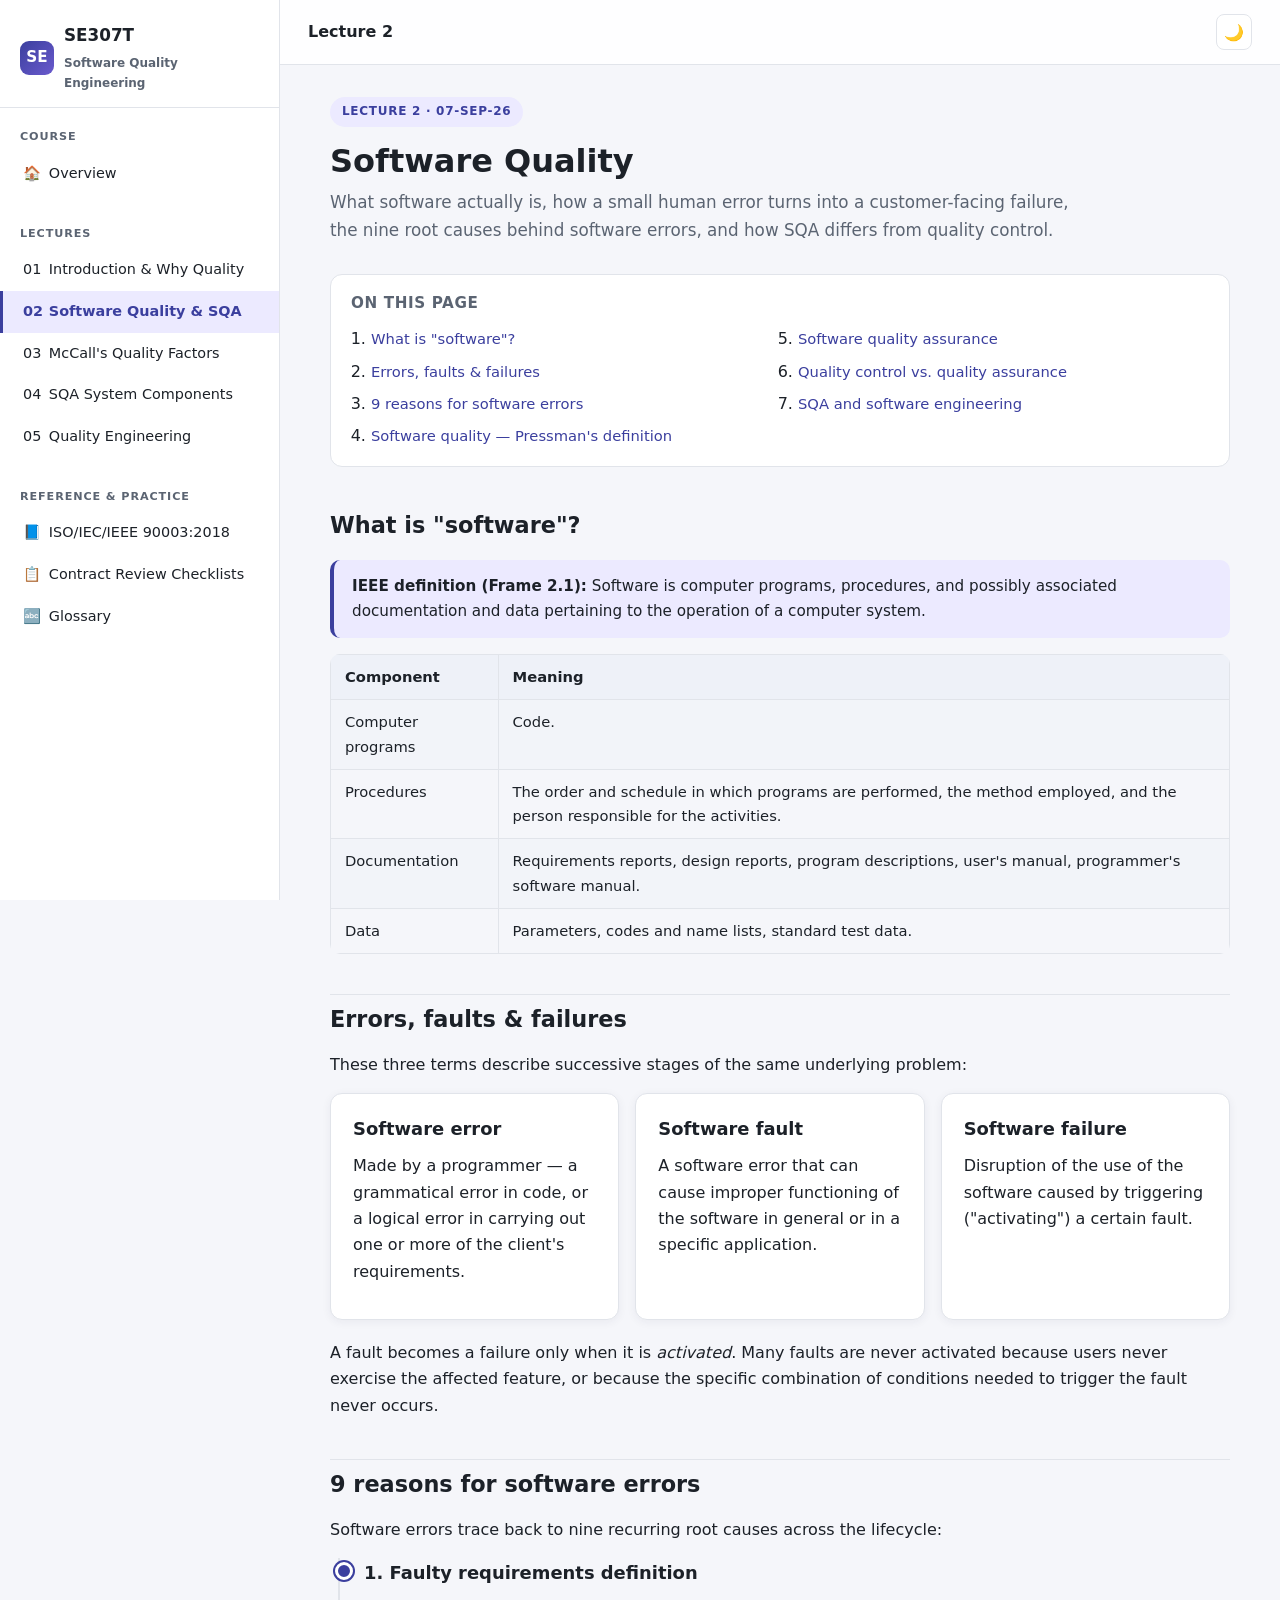
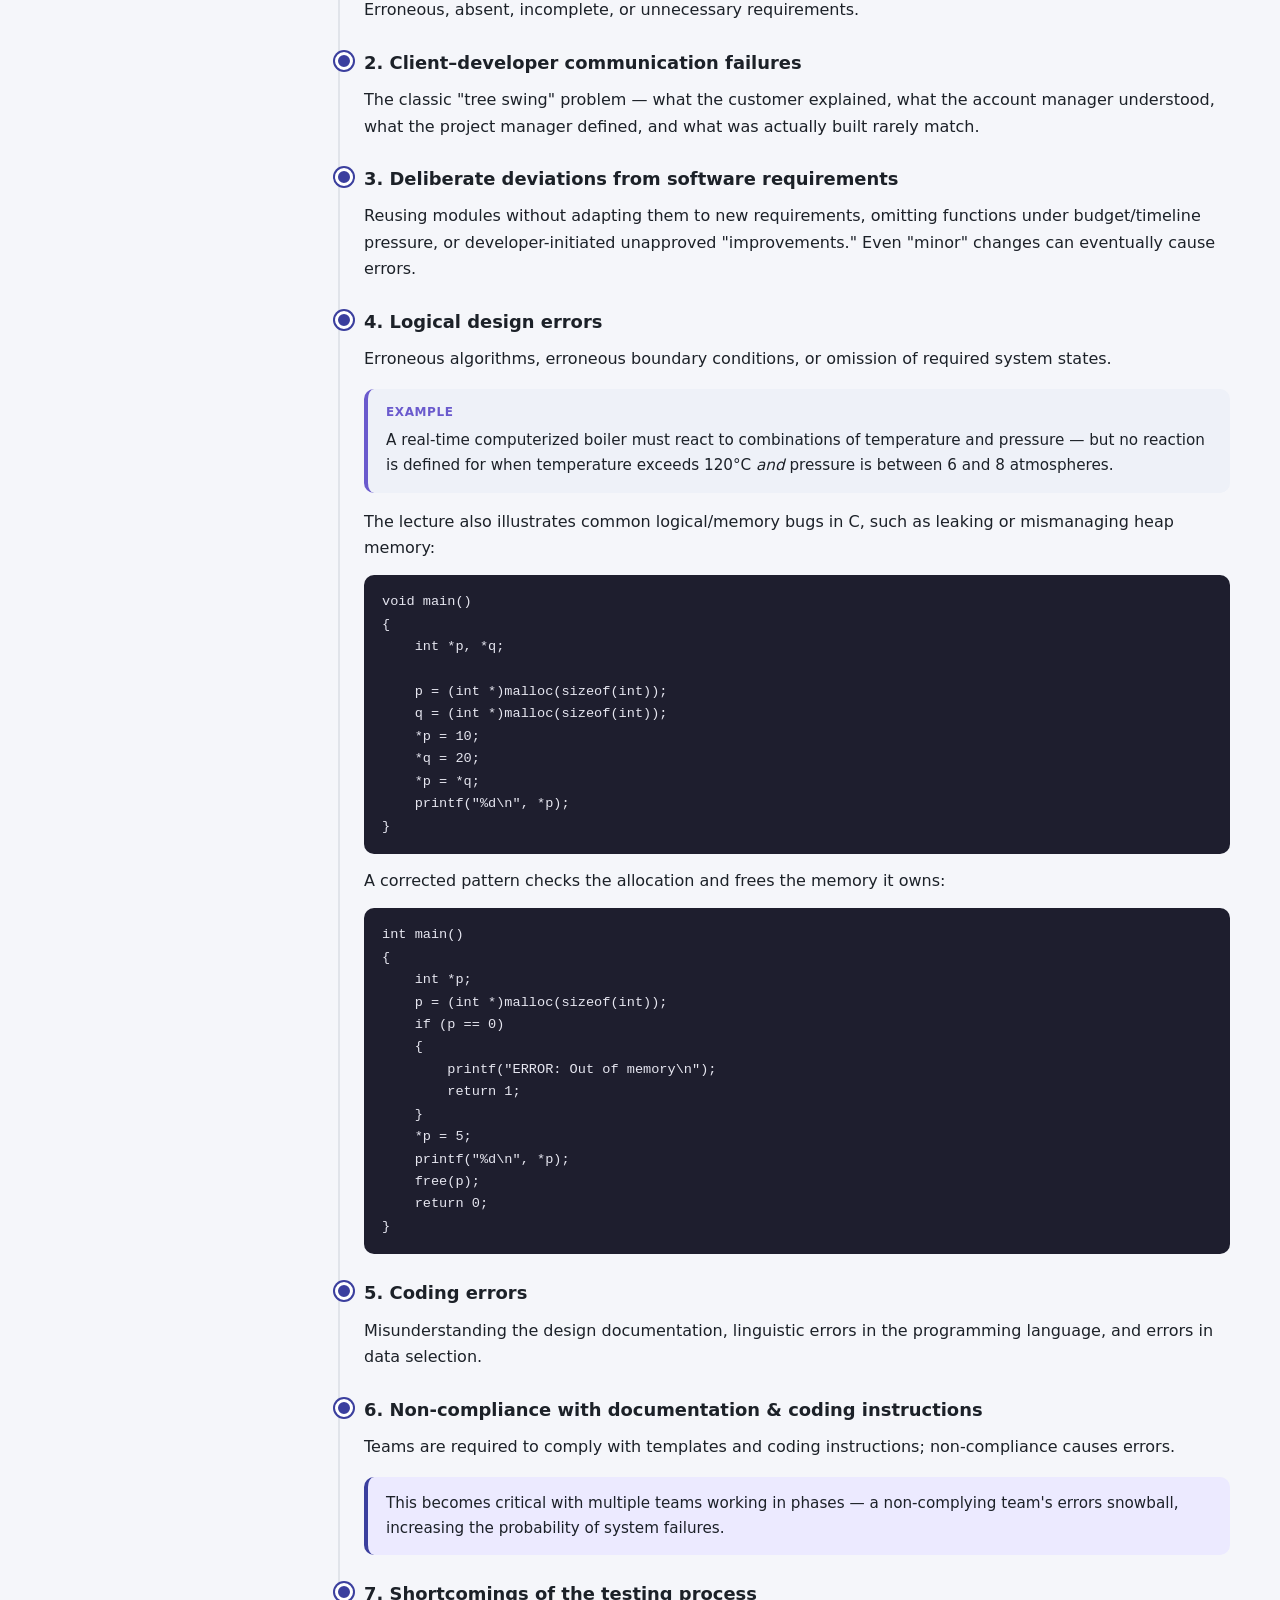
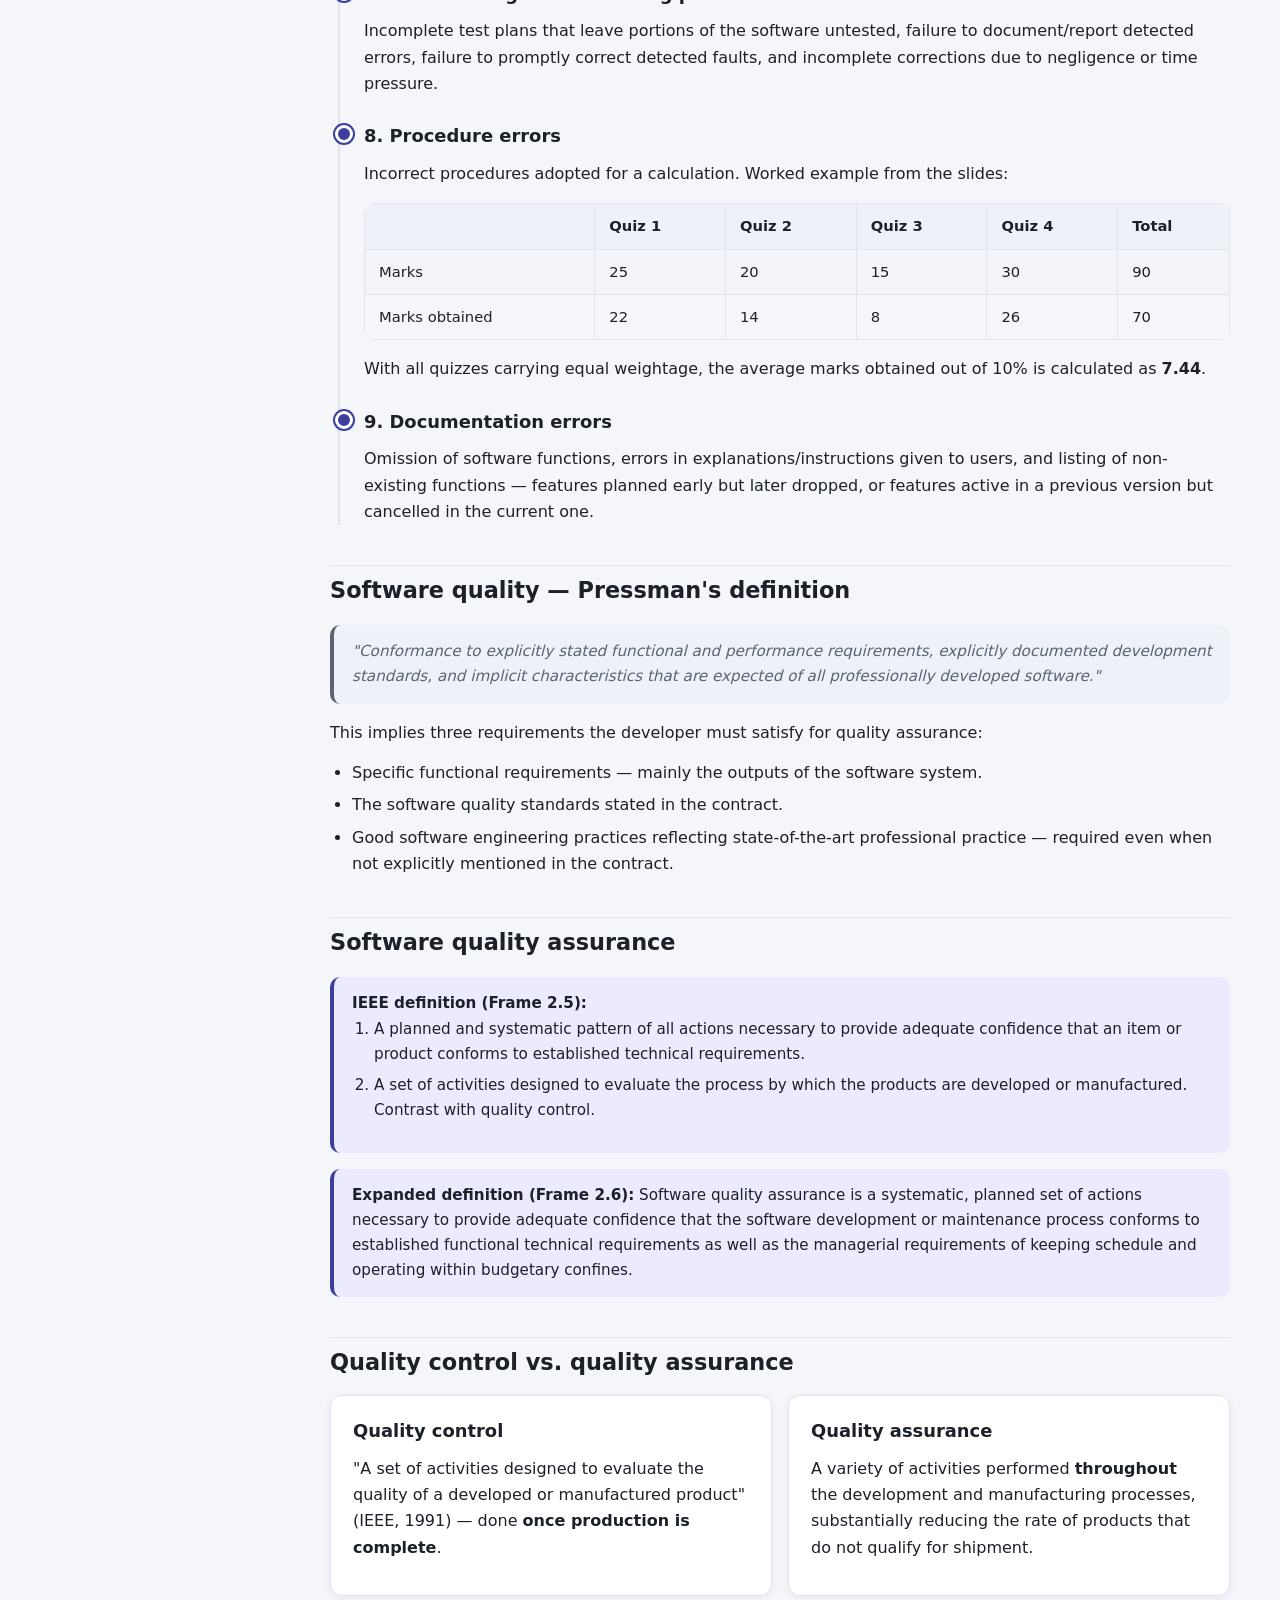
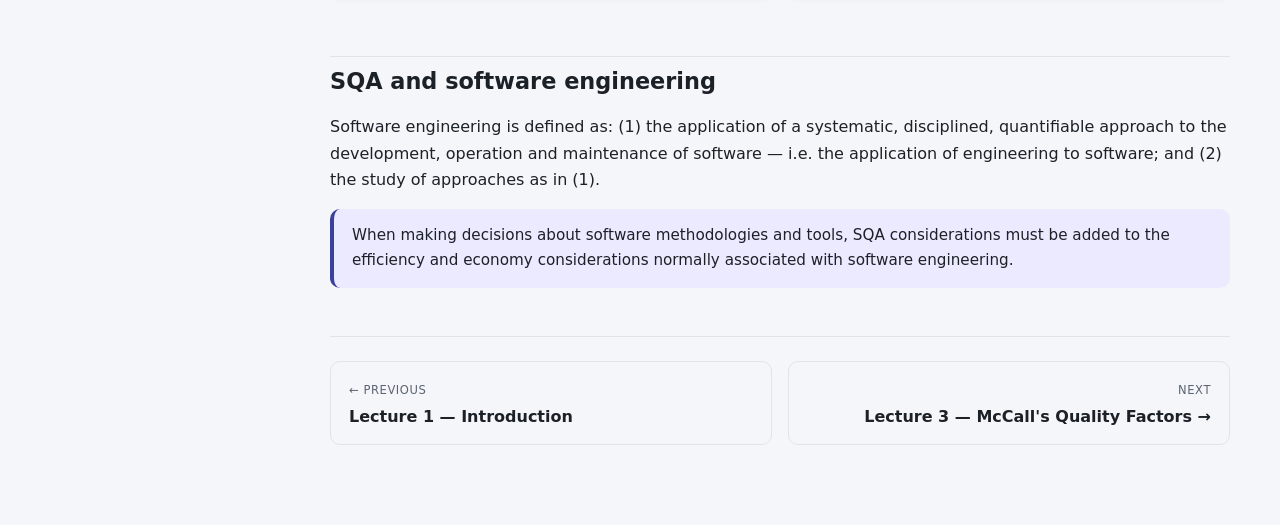
<file: pages/lecture2.html>
<!DOCTYPE html>
<html lang="en">
<head>
<meta charset="UTF-8" />
<meta name="viewport" content="width=device-width, initial-scale=1.0" />
<title>Lecture 2 — Software Quality | SE307T</title>
<meta name="description" content="Errors, faults and failures; the 9 reasons for software errors; Pressman's definition of software quality; SQA vs quality control." />
<link rel="stylesheet" href="../css/style.css" />
</head>
<body>
<div class="app">
  <div class="overlay" id="overlay"></div>
  <aside class="sidebar" id="sidebar">
    <div class="sidebar-header">
      <div class="brand">
        <div class="logo">SE</div>
        <div>SE307T<div class="brand-sub">Software Quality Engineering</div></div>
      </div>
    </div>
    <nav class="nav-group">
      <div class="nav-group-title">Course</div>
      <a class="nav-link" href="../index.html"><span class="nav-icon">🏠</span> Overview</a>
    </nav>
    <nav class="nav-group">
      <div class="nav-group-title">Lectures</div>
      <a class="nav-link" href="lecture1.html"><span class="nav-icon">01</span> Introduction &amp; Why Quality</a>
      <a class="nav-link" href="lecture2.html"><span class="nav-icon">02</span> Software Quality &amp; SQA</a>
      <a class="nav-link" href="lecture3.html"><span class="nav-icon">03</span> McCall's Quality Factors</a>
      <a class="nav-link" href="lecture4.html"><span class="nav-icon">04</span> SQA System Components</a>
      <a class="nav-link" href="lecture5.html"><span class="nav-icon">05</span> Quality Engineering</a>
    </nav>
    <nav class="nav-group">
      <div class="nav-group-title">Reference &amp; Practice</div>
      <a class="nav-link" href="iso90003.html"><span class="nav-icon">📘</span> ISO/IEC/IEEE 90003:2018</a>
      <a class="nav-link" href="proposal-review.html"><span class="nav-icon">📋</span> Contract Review Checklists</a>
      <a class="nav-link" href="glossary.html"><span class="nav-icon">🔤</span> Glossary</a>
    </nav>
  </aside>

  <div class="main">
    <header class="topbar">
      <div style="display:flex; align-items:center; gap:10px;">
        <button class="icon-btn menu-btn" id="menuToggle" aria-label="Toggle menu">☰</button>
        <div class="topbar-title">Lecture 2</div>
      </div>
      <div class="topbar-actions">
        <button class="icon-btn" id="themeToggle" aria-label="Toggle theme">🌙</button>
      </div>
    </header>

    <main class="content">
      <section class="page-hero">
        <span class="eyebrow">Lecture 2 &middot; 07-Sep-26</span>
        <h1>Software Quality</h1>
        <p class="lede">What software actually is, how a small human error turns into a customer-facing
        failure, the nine root causes behind software errors, and how SQA differs from quality control.</p>
      </section>

      <div class="toc">
        <h2>On this page</h2>
        <ol>
          <li><a href="#software">What is "software"?</a></li>
          <li><a href="#efc">Errors, faults &amp; failures</a></li>
          <li><a href="#reasons">9 reasons for software errors</a></li>
          <li><a href="#quality-def">Software quality — Pressman's definition</a></li>
          <li><a href="#sqa-def">Software quality assurance</a></li>
          <li><a href="#qc-vs-qa">Quality control vs. quality assurance</a></li>
          <li><a href="#sqa-se">SQA and software engineering</a></li>
        </ol>
      </div>

      <h2 id="software">What is "software"?</h2>
      <div class="note">
        <strong>IEEE definition (Frame 2.1):</strong> Software is computer programs, procedures,
        and possibly associated documentation and data pertaining to the operation of a computer system.
      </div>
      <table>
        <tr><th>Component</th><th>Meaning</th></tr>
        <tr><td>Computer programs</td><td>Code.</td></tr>
        <tr><td>Procedures</td><td>The order and schedule in which programs are performed, the method employed, and the person responsible for the activities.</td></tr>
        <tr><td>Documentation</td><td>Requirements reports, design reports, program descriptions, user's manual, programmer's software manual.</td></tr>
        <tr><td>Data</td><td>Parameters, codes and name lists, standard test data.</td></tr>
      </table>

      <h2 id="efc">Errors, faults &amp; failures</h2>
      <p>These three terms describe successive stages of the same underlying problem:</p>
      <div class="grid grid-3">
        <div class="card">
          <h3>Software error</h3>
          <p>Made by a programmer — a grammatical error in code, or a logical error in carrying out
          one or more of the client's requirements.</p>
        </div>
        <div class="card">
          <h3>Software fault</h3>
          <p>A software error that can cause improper functioning of the software in general or in
          a specific application.</p>
        </div>
        <div class="card">
          <h3>Software failure</h3>
          <p>Disruption of the use of the software caused by triggering ("activating") a certain fault.</p>
        </div>
      </div>
      <p>
        A fault becomes a failure only when it is <em>activated</em>. Many faults are never activated
        because users never exercise the affected feature, or because the specific combination of
        conditions needed to trigger the fault never occurs.
      </p>

      <h2 id="reasons">9 reasons for software errors</h2>
      <p>Software errors trace back to nine recurring root causes across the lifecycle:</p>

      <div class="timeline">
        <div class="timeline-item">
          <h3>1. Faulty requirements definition</h3>
          <p>Erroneous, absent, incomplete, or unnecessary requirements.</p>
        </div>
        <div class="timeline-item">
          <h3>2. Client–developer communication failures</h3>
          <p>The classic "tree swing" problem — what the customer explained, what the account
          manager understood, what the project manager defined, and what was actually built rarely match.</p>
        </div>
        <div class="timeline-item">
          <h3>3. Deliberate deviations from software requirements</h3>
          <p>Reusing modules without adapting them to new requirements, omitting functions under
          budget/timeline pressure, or developer-initiated unapproved "improvements." Even
          "minor" changes can eventually cause errors.</p>
        </div>
        <div class="timeline-item">
          <h3>4. Logical design errors</h3>
          <p>Erroneous algorithms, erroneous boundary conditions, or omission of required system states.</p>
          <div class="example">
            <span class="example-label">Example</span>
            A real-time computerized boiler must react to combinations of temperature and pressure —
            but no reaction is defined for when temperature exceeds 120°C <em>and</em> pressure is
            between 6 and 8 atmospheres.
          </div>
          <p>The lecture also illustrates common logical/memory bugs in C, such as leaking or
          mismanaging heap memory:</p>
          <pre><code>void main()
{
    int *p, *q;

    p = (int *)malloc(sizeof(int));
    q = (int *)malloc(sizeof(int));
    *p = 10;
    *q = 20;
    *p = *q;
    printf("%d\n", *p);
}</code></pre>
          <p>A corrected pattern checks the allocation and frees the memory it owns:</p>
          <pre><code>int main()
{
    int *p;
    p = (int *)malloc(sizeof(int));
    if (p == 0)
    {
        printf("ERROR: Out of memory\n");
        return 1;
    }
    *p = 5;
    printf("%d\n", *p);
    free(p);
    return 0;
}</code></pre>
        </div>
        <div class="timeline-item">
          <h3>5. Coding errors</h3>
          <p>Misunderstanding the design documentation, linguistic errors in the programming
          language, and errors in data selection.</p>
        </div>
        <div class="timeline-item">
          <h3>6. Non-compliance with documentation &amp; coding instructions</h3>
          <p>Teams are required to comply with templates and coding instructions; non-compliance
          causes errors.</p>
          <div class="note">This becomes critical with multiple teams working in phases — a
          non-complying team's errors snowball, increasing the probability of system failures.</div>
        </div>
        <div class="timeline-item">
          <h3>7. Shortcomings of the testing process</h3>
          <p>Incomplete test plans that leave portions of the software untested, failure to
          document/report detected errors, failure to promptly correct detected faults, and
          incomplete corrections due to negligence or time pressure.</p>
        </div>
        <div class="timeline-item">
          <h3>8. Procedure errors</h3>
          <p>Incorrect procedures adopted for a calculation. Worked example from the slides:</p>
          <table>
            <tr><th></th><th>Quiz 1</th><th>Quiz 2</th><th>Quiz 3</th><th>Quiz 4</th><th>Total</th></tr>
            <tr><td>Marks</td><td>25</td><td>20</td><td>15</td><td>30</td><td>90</td></tr>
            <tr><td>Marks obtained</td><td>22</td><td>14</td><td>8</td><td>26</td><td>70</td></tr>
          </table>
          <p>With all quizzes carrying equal weightage, the average marks obtained out of 10% is
          calculated as <strong>7.44</strong>.</p>
        </div>
        <div class="timeline-item">
          <h3>9. Documentation errors</h3>
          <p>Omission of software functions, errors in explanations/instructions given to users,
          and listing of non-existing functions — features planned early but later dropped, or
          features active in a previous version but cancelled in the current one.</p>
        </div>
      </div>

      <h2 id="quality-def">Software quality — Pressman's definition</h2>
      <div class="quote">
        "Conformance to explicitly stated functional and performance requirements, explicitly
        documented development standards, and implicit characteristics that are expected of all
        professionally developed software."
      </div>
      <p>This implies three requirements the developer must satisfy for quality assurance:</p>
      <ul>
        <li>Specific functional requirements — mainly the outputs of the software system.</li>
        <li>The software quality standards stated in the contract.</li>
        <li>Good software engineering practices reflecting state-of-the-art professional practice
        — required even when not explicitly mentioned in the contract.</li>
      </ul>

      <h2 id="sqa-def">Software quality assurance</h2>
      <div class="note">
        <strong>IEEE definition (Frame 2.5):</strong>
        <ol>
          <li>A planned and systematic pattern of all actions necessary to provide adequate
          confidence that an item or product conforms to established technical requirements.</li>
          <li>A set of activities designed to evaluate the process by which the products are
          developed or manufactured. Contrast with quality control.</li>
        </ol>
      </div>
      <div class="note">
        <strong>Expanded definition (Frame 2.6):</strong> Software quality assurance is a
        systematic, planned set of actions necessary to provide adequate confidence that the
        software development or maintenance process conforms to established functional technical
        requirements as well as the managerial requirements of keeping schedule and operating
        within budgetary confines.
      </div>

      <h2 id="qc-vs-qa">Quality control vs. quality assurance</h2>
      <div class="grid grid-2">
        <div class="card">
          <h3>Quality control</h3>
          <p>"A set of activities designed to evaluate the quality of a developed or manufactured
          product" (IEEE, 1991) — done <strong>once production is complete</strong>.</p>
        </div>
        <div class="card">
          <h3>Quality assurance</h3>
          <p>A variety of activities performed <strong>throughout</strong> the development and
          manufacturing processes, substantially reducing the rate of products that do not
          qualify for shipment.</p>
        </div>
      </div>

      <h2 id="sqa-se">SQA and software engineering</h2>
      <p>Software engineering is defined as: (1) the application of a systematic, disciplined,
      quantifiable approach to the development, operation and maintenance of software — i.e. the
      application of engineering to software; and (2) the study of approaches as in (1).</p>
      <div class="note">
        When making decisions about software methodologies and tools, SQA considerations must be
        added to the efficiency and economy considerations normally associated with software engineering.
      </div>

      <div class="footer-nav">
        <a href="lecture1.html"><span class="dir">&larr; Previous</span><div class="title">Lecture 1 — Introduction</div></a>
        <a class="next" href="lecture3.html"><span class="dir">Next</span><div class="title">Lecture 3 — McCall's Quality Factors &rarr;</div></a>
      </div>
    </main>
  </div>
</div>
<script src="../js/main.js"></script>
</body>
</html>
</file>
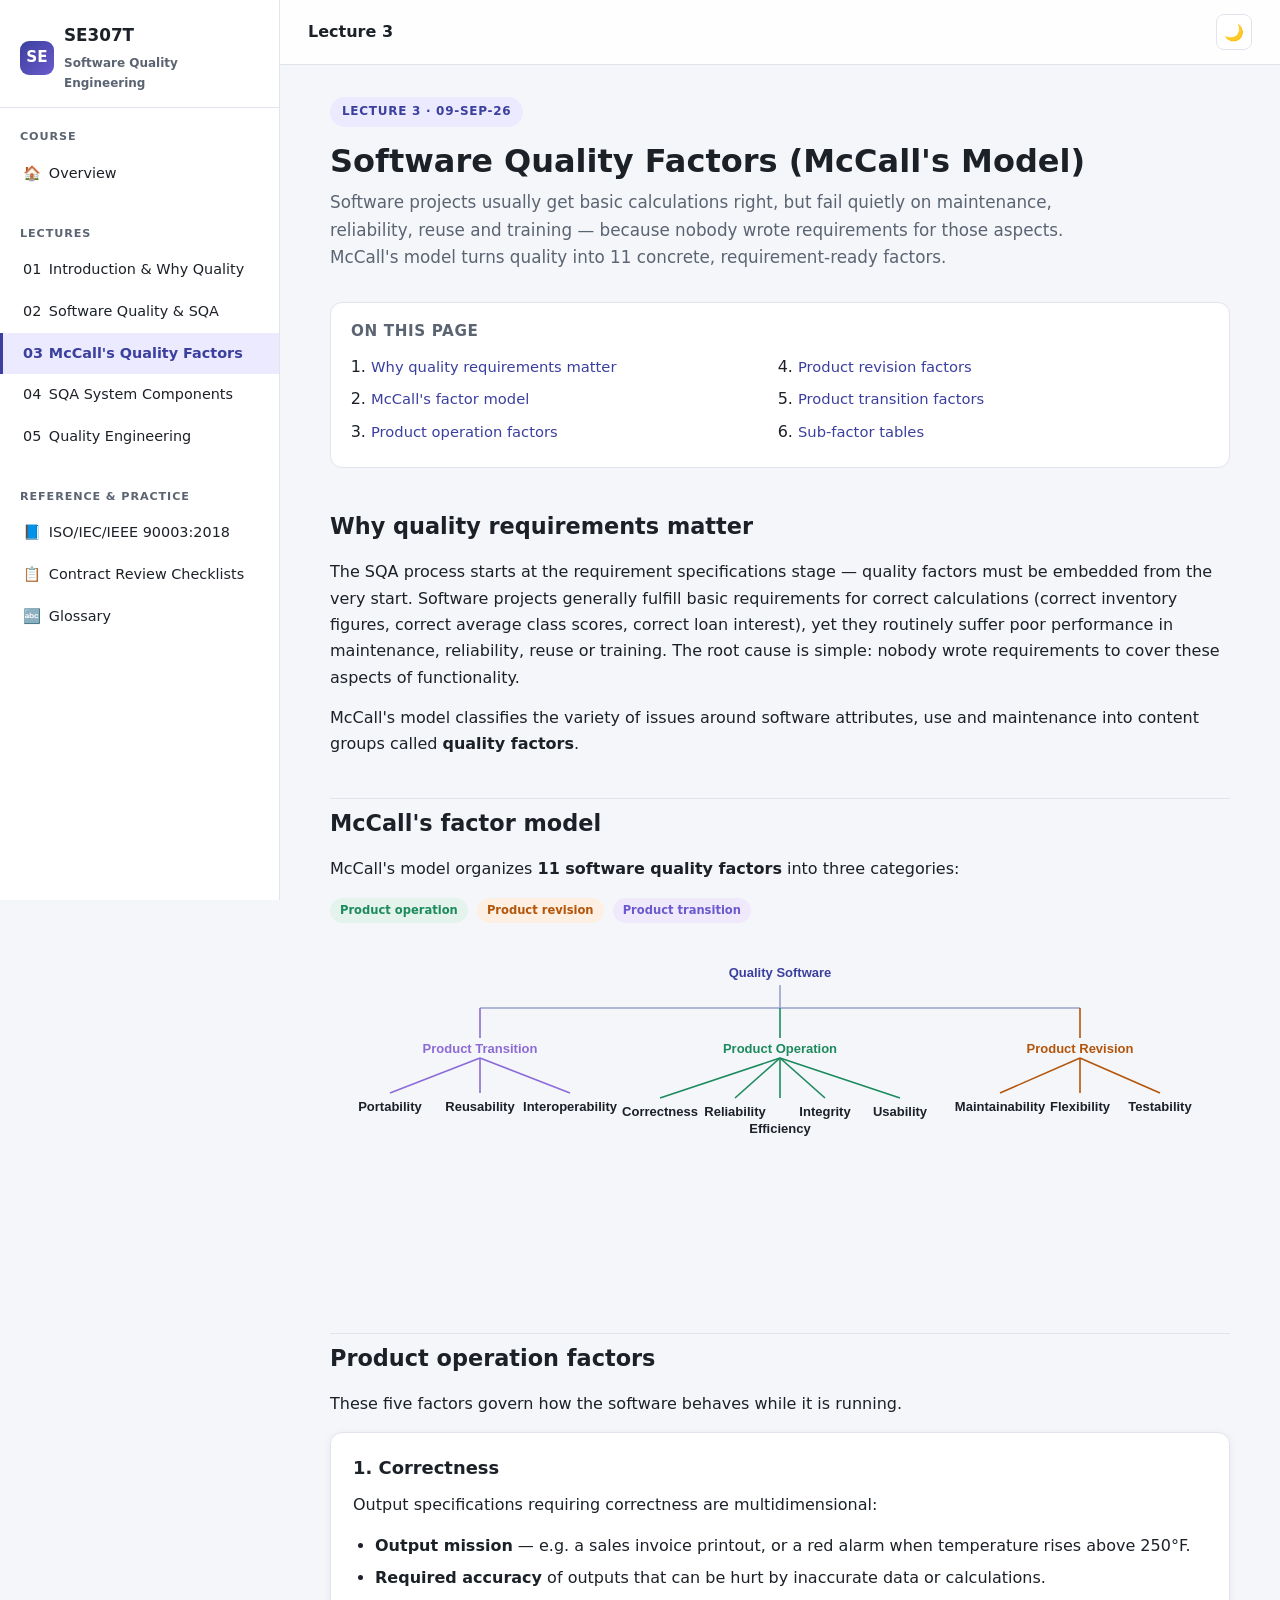
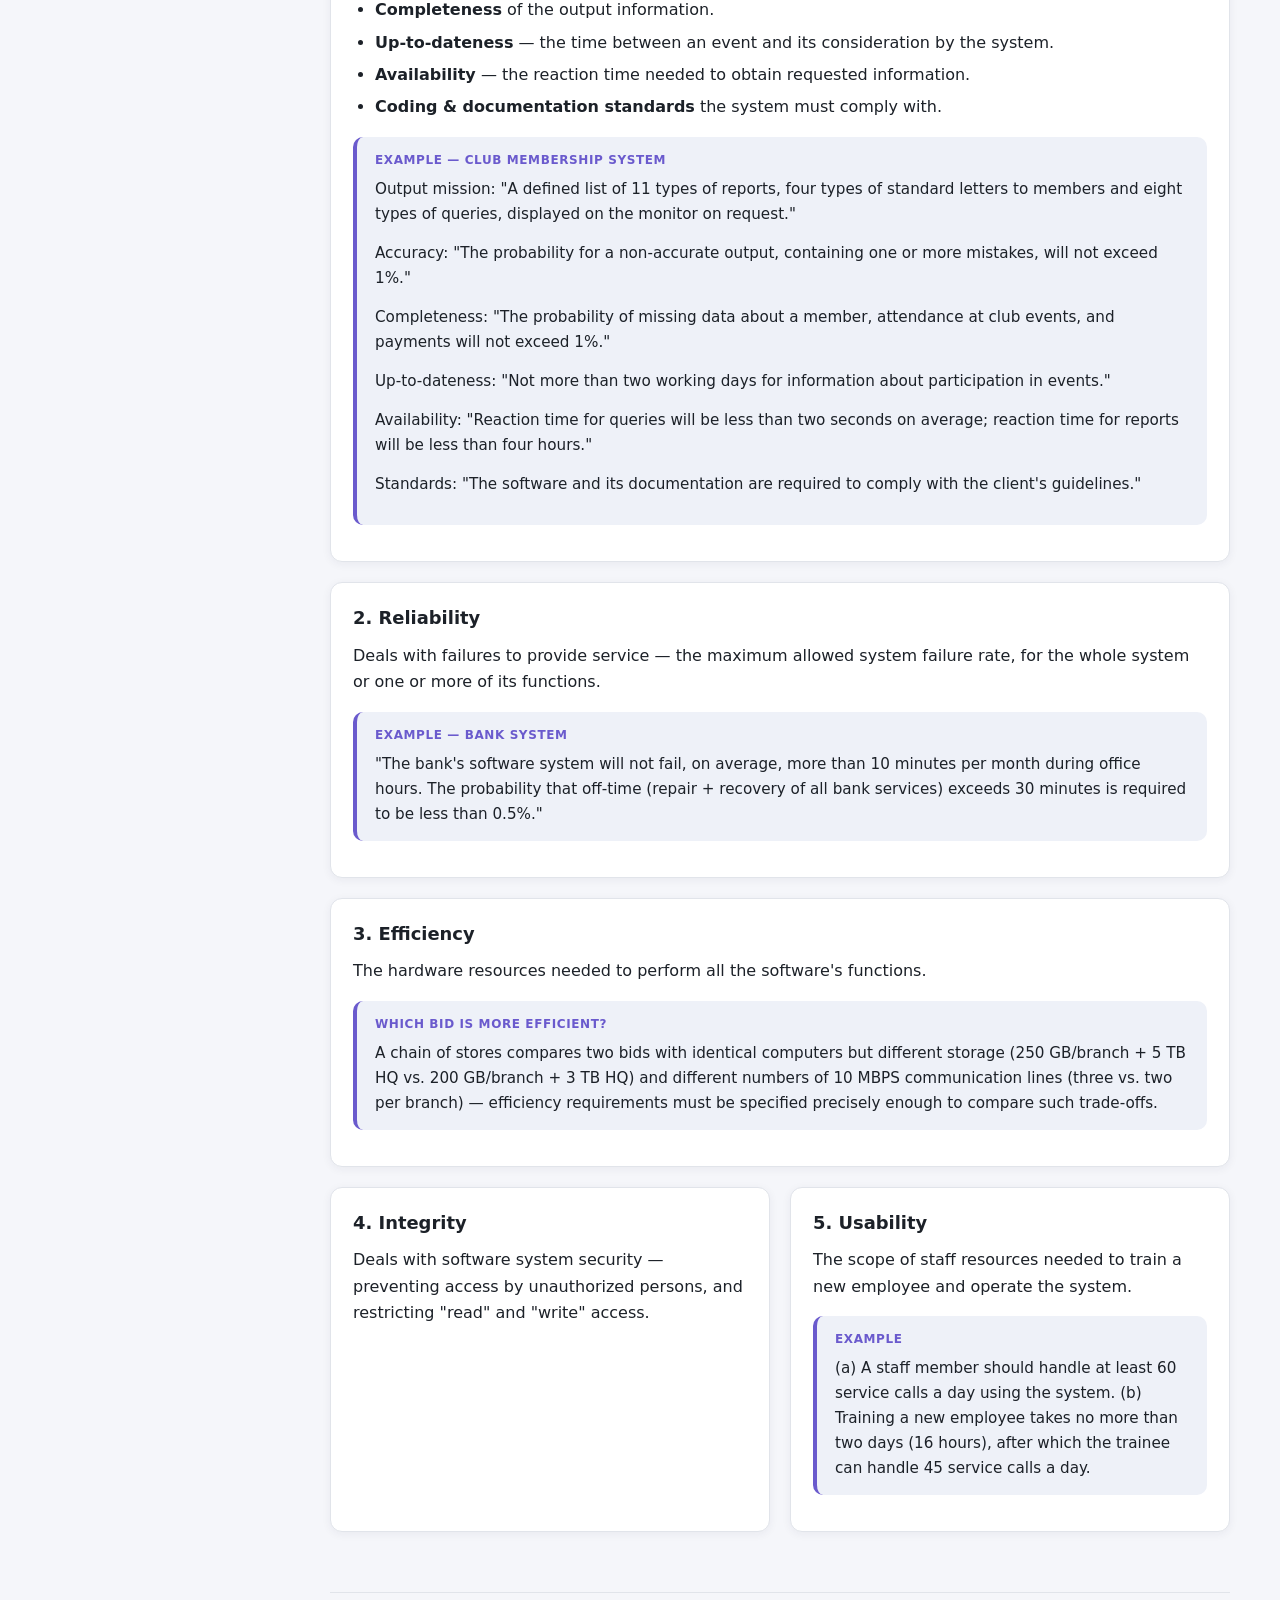
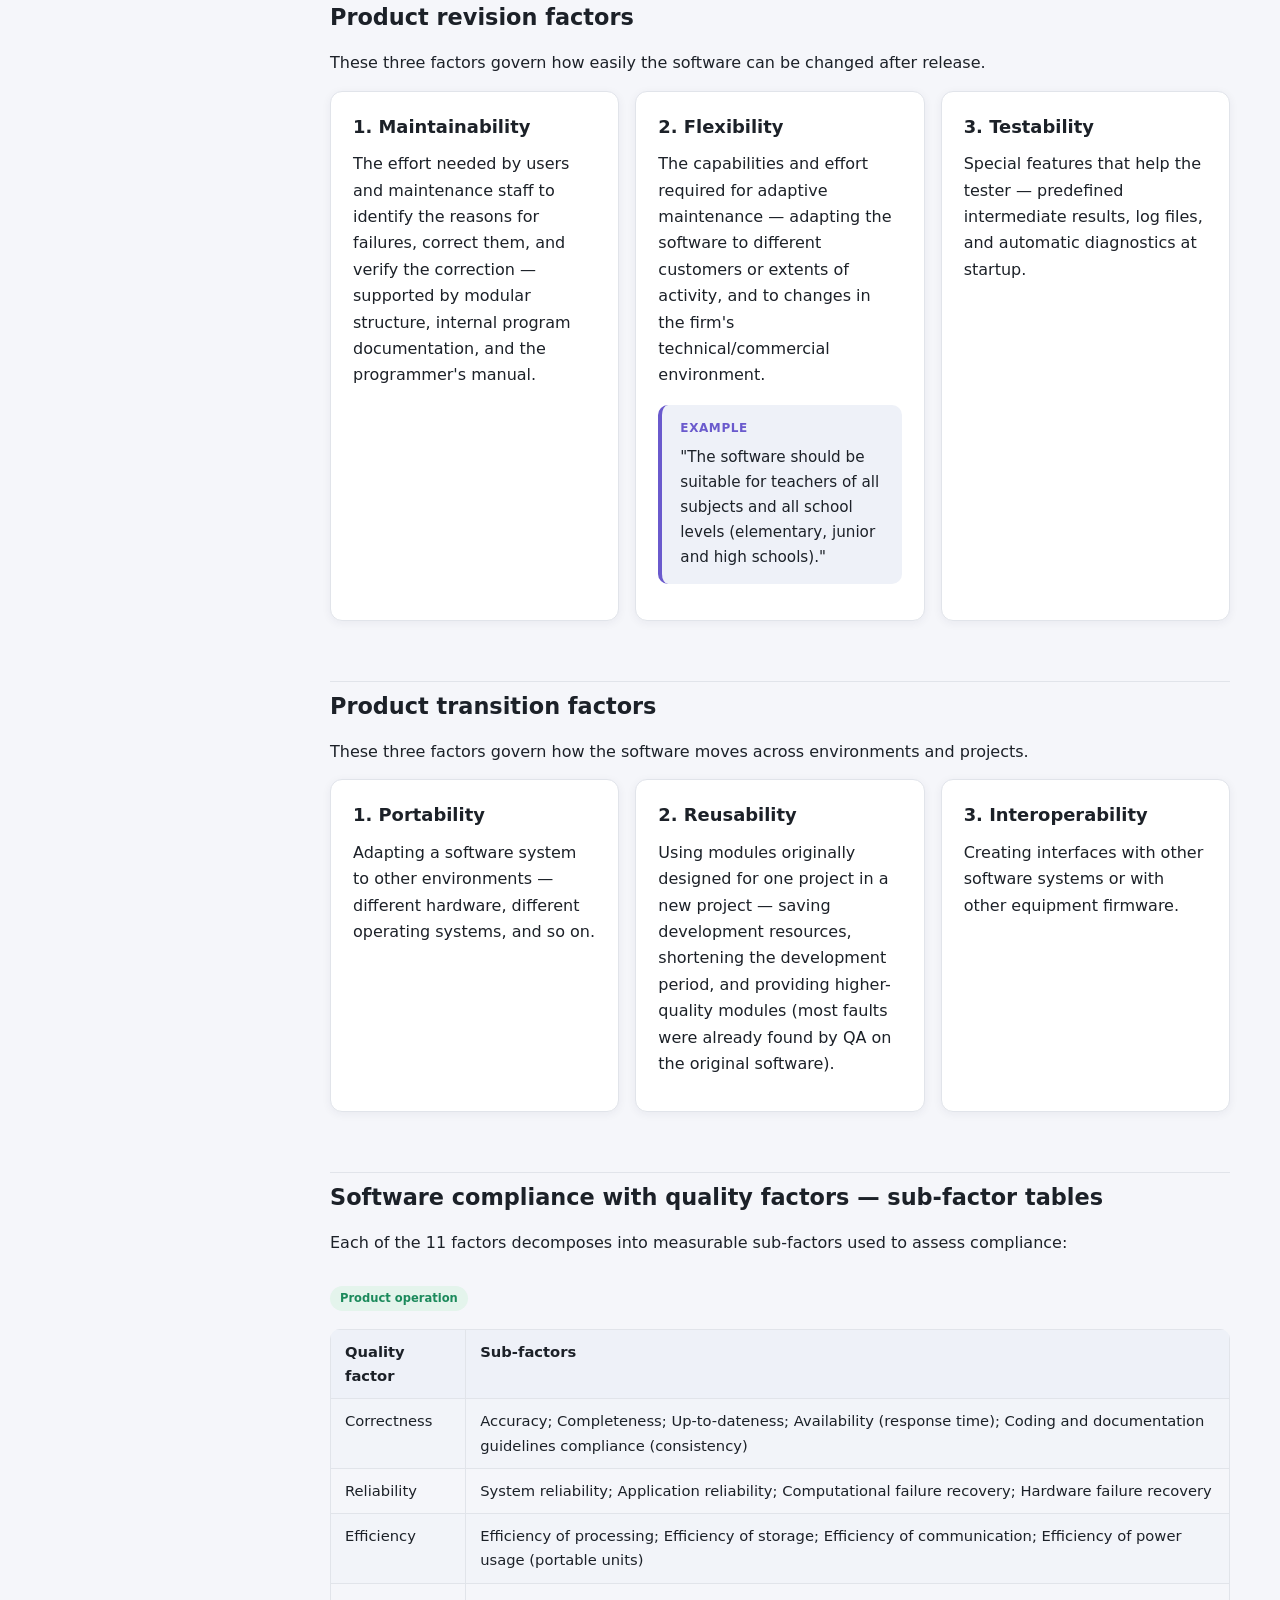
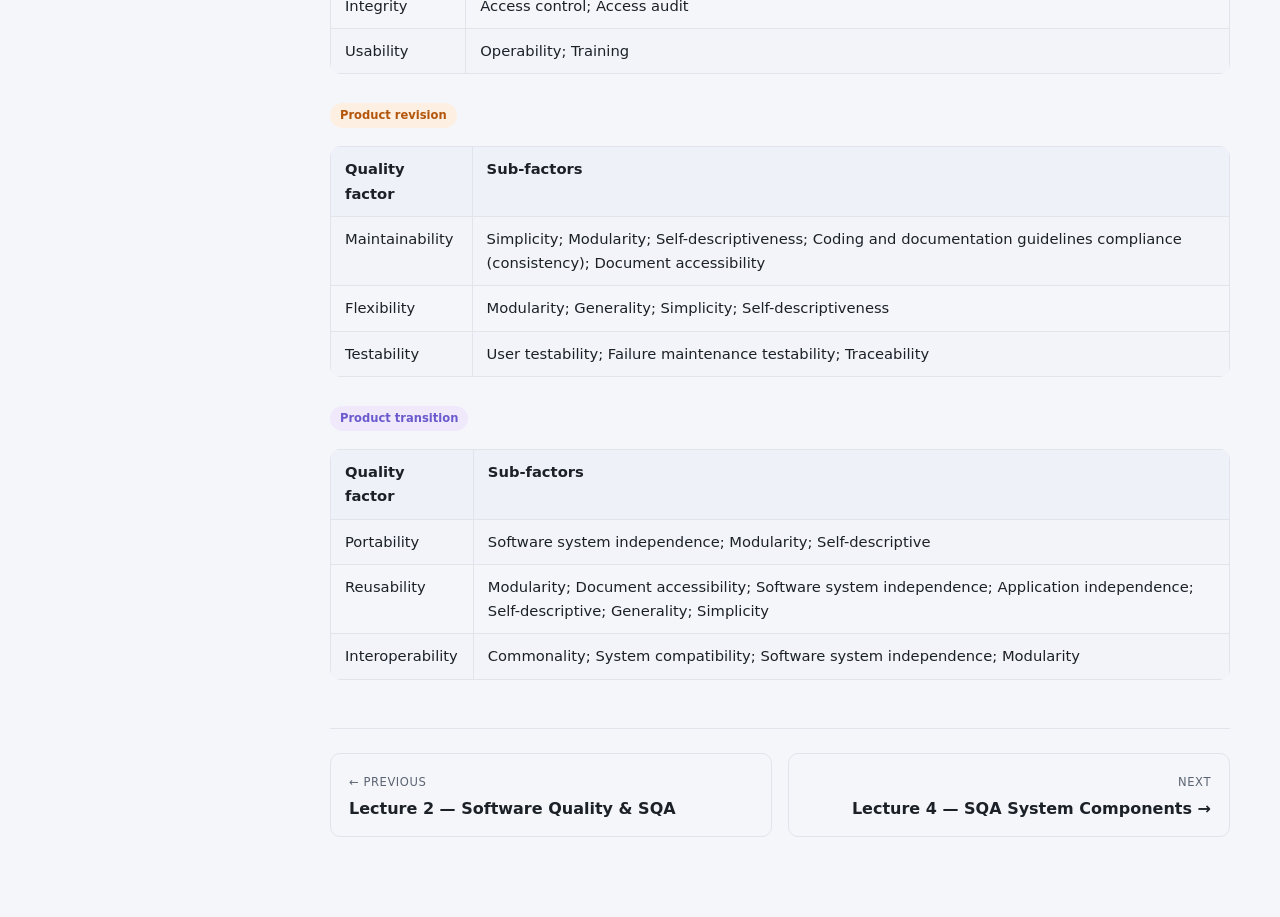
<file: pages/lecture3.html>
<!DOCTYPE html>
<html lang="en">
<head>
<meta charset="UTF-8" />
<meta name="viewport" content="width=device-width, initial-scale=1.0" />
<title>Lecture 3 — McCall's Quality Factors | SE307T</title>
<meta name="description" content="McCall's 11 software quality factors across product operation, revision and transition categories, with worked examples and sub-factor tables." />
<link rel="stylesheet" href="../css/style.css" />
</head>
<body>
<div class="app">
  <div class="overlay" id="overlay"></div>
  <aside class="sidebar" id="sidebar">
    <div class="sidebar-header">
      <div class="brand">
        <div class="logo">SE</div>
        <div>SE307T<div class="brand-sub">Software Quality Engineering</div></div>
      </div>
    </div>
    <nav class="nav-group">
      <div class="nav-group-title">Course</div>
      <a class="nav-link" href="../index.html"><span class="nav-icon">🏠</span> Overview</a>
    </nav>
    <nav class="nav-group">
      <div class="nav-group-title">Lectures</div>
      <a class="nav-link" href="lecture1.html"><span class="nav-icon">01</span> Introduction &amp; Why Quality</a>
      <a class="nav-link" href="lecture2.html"><span class="nav-icon">02</span> Software Quality &amp; SQA</a>
      <a class="nav-link" href="lecture3.html"><span class="nav-icon">03</span> McCall's Quality Factors</a>
      <a class="nav-link" href="lecture4.html"><span class="nav-icon">04</span> SQA System Components</a>
      <a class="nav-link" href="lecture5.html"><span class="nav-icon">05</span> Quality Engineering</a>
    </nav>
    <nav class="nav-group">
      <div class="nav-group-title">Reference &amp; Practice</div>
      <a class="nav-link" href="iso90003.html"><span class="nav-icon">📘</span> ISO/IEC/IEEE 90003:2018</a>
      <a class="nav-link" href="proposal-review.html"><span class="nav-icon">📋</span> Contract Review Checklists</a>
      <a class="nav-link" href="glossary.html"><span class="nav-icon">🔤</span> Glossary</a>
    </nav>
  </aside>

  <div class="main">
    <header class="topbar">
      <div style="display:flex; align-items:center; gap:10px;">
        <button class="icon-btn menu-btn" id="menuToggle" aria-label="Toggle menu">☰</button>
        <div class="topbar-title">Lecture 3</div>
      </div>
      <div class="topbar-actions">
        <button class="icon-btn" id="themeToggle" aria-label="Toggle theme">🌙</button>
      </div>
    </header>

    <main class="content">
      <section class="page-hero">
        <span class="eyebrow">Lecture 3 &middot; 09-Sep-26</span>
        <h1>Software Quality Factors (McCall's Model)</h1>
        <p class="lede">Software projects usually get basic calculations right, but fail quietly
        on maintenance, reliability, reuse and training — because nobody wrote requirements for
        those aspects. McCall's model turns quality into 11 concrete, requirement-ready factors.</p>
      </section>

      <div class="toc">
        <h2>On this page</h2>
        <ol>
          <li><a href="#requirements">Why quality requirements matter</a></li>
          <li><a href="#model">McCall's factor model</a></li>
          <li><a href="#operation">Product operation factors</a></li>
          <li><a href="#revision">Product revision factors</a></li>
          <li><a href="#transition">Product transition factors</a></li>
          <li><a href="#subfactors">Sub-factor tables</a></li>
        </ol>
      </div>

      <h2 id="requirements">Why quality requirements matter</h2>
      <p>
        The SQA process starts at the requirement specifications stage — quality factors must be
        embedded from the very start. Software projects generally fulfill basic requirements for
        correct calculations (correct inventory figures, correct average class scores, correct
        loan interest), yet they routinely suffer poor performance in maintenance, reliability,
        reuse or training. The root cause is simple: nobody wrote requirements to cover these
        aspects of functionality.
      </p>
      <p>
        McCall's model classifies the variety of issues around software attributes, use and
        maintenance into content groups called <strong>quality factors</strong>.
      </p>

      <h2 id="model">McCall's factor model</h2>
      <p>McCall's model organizes <strong>11 software quality factors</strong> into three categories:</p>

      <div class="tag-row">
        <span class="badge op">Product operation</span>
        <span class="badge rev">Product revision</span>
        <span class="badge tran">Product transition</span>
      </div>

      <svg class="diagram-svg factor-tree" viewBox="0 0 900 320" xmlns="http://www.w3.org/2000/svg" role="img" aria-label="McCall's quality tree: three branches — product operation, product revision, product transition — each with their own factors">
        <style>
          .mc-label { font: 600 13px "Segoe UI", sans-serif; fill: var(--text, #1c2128); }
          .mc-cat { font: 700 13px "Segoe UI", sans-serif; }
          .mc-line { stroke-width: 1.6; }
        </style>
        <text x="450" y="24" text-anchor="middle" class="mc-cat" fill="#3b3f9e">Quality Software</text>
        <line x1="450" y1="32" x2="450" y2="55" stroke="#9aa0c9" class="mc-line"/>
        <line x1="450" y1="55" x2="150" y2="55" stroke="#9aa0c9" class="mc-line"/>
        <line x1="450" y1="55" x2="450" y2="55" stroke="#9aa0c9" class="mc-line"/>
        <line x1="450" y1="55" x2="750" y2="55" stroke="#9aa0c9" class="mc-line"/>

        <!-- Product transition (left) -->
        <line x1="150" y1="55" x2="150" y2="85" stroke="#8b6bd6" class="mc-line"/>
        <text x="150" y="100" text-anchor="middle" class="mc-cat" fill="#8b6bd6">Product Transition</text>
        <line x1="150" y1="105" x2="60" y2="140" stroke="#8b6bd6" class="mc-line"/>
        <line x1="150" y1="105" x2="150" y2="140" stroke="#8b6bd6" class="mc-line"/>
        <line x1="150" y1="105" x2="240" y2="140" stroke="#8b6bd6" class="mc-line"/>
        <text x="60" y="158" text-anchor="middle" class="mc-label">Portability</text>
        <text x="150" y="158" text-anchor="middle" class="mc-label">Reusability</text>
        <text x="240" y="158" text-anchor="middle" class="mc-label">Interoperability</text>

        <!-- Product operation (center) -->
        <line x1="450" y1="55" x2="450" y2="85" stroke="#1c8a5c" class="mc-line"/>
        <text x="450" y="100" text-anchor="middle" class="mc-cat" fill="#1c8a5c">Product Operation</text>
        <line x1="450" y1="105" x2="330" y2="145" stroke="#1c8a5c" class="mc-line"/>
        <line x1="450" y1="105" x2="405" y2="145" stroke="#1c8a5c" class="mc-line"/>
        <line x1="450" y1="105" x2="450" y2="145" stroke="#1c8a5c" class="mc-line"/>
        <line x1="450" y1="105" x2="495" y2="145" stroke="#1c8a5c" class="mc-line"/>
        <line x1="450" y1="105" x2="570" y2="145" stroke="#1c8a5c" class="mc-line"/>
        <text x="330" y="163" text-anchor="middle" class="mc-label">Correctness</text>
        <text x="405" y="163" text-anchor="middle" class="mc-label">Reliability</text>
        <text x="450" y="180" text-anchor="middle" class="mc-label">Efficiency</text>
        <text x="495" y="163" text-anchor="middle" class="mc-label">Integrity</text>
        <text x="570" y="163" text-anchor="middle" class="mc-label">Usability</text>

        <!-- Product revision (right) -->
        <line x1="750" y1="55" x2="750" y2="85" stroke="#b3550a" class="mc-line"/>
        <text x="750" y="100" text-anchor="middle" class="mc-cat" fill="#b3550a">Product Revision</text>
        <line x1="750" y1="105" x2="670" y2="140" stroke="#b3550a" class="mc-line"/>
        <line x1="750" y1="105" x2="750" y2="140" stroke="#b3550a" class="mc-line"/>
        <line x1="750" y1="105" x2="830" y2="140" stroke="#b3550a" class="mc-line"/>
        <text x="670" y="158" text-anchor="middle" class="mc-label">Maintainability</text>
        <text x="750" y="158" text-anchor="middle" class="mc-label">Flexibility</text>
        <text x="830" y="158" text-anchor="middle" class="mc-label">Testability</text>
      </svg>

      <h2 id="operation">Product operation factors</h2>
      <p>These five factors govern how the software behaves while it is running.</p>

      <div class="card">
        <h3>1. Correctness</h3>
        <p>Output specifications requiring correctness are multidimensional:</p>
        <ul>
          <li><strong>Output mission</strong> — e.g. a sales invoice printout, or a red alarm when temperature rises above 250°F.</li>
          <li><strong>Required accuracy</strong> of outputs that can be hurt by inaccurate data or calculations.</li>
          <li><strong>Completeness</strong> of the output information.</li>
          <li><strong>Up-to-dateness</strong> — the time between an event and its consideration by the system.</li>
          <li><strong>Availability</strong> — the reaction time needed to obtain requested information.</li>
          <li><strong>Coding &amp; documentation standards</strong> the system must comply with.</li>
        </ul>
        <div class="example">
          <span class="example-label">Example — club membership system</span>
          <p>Output mission: "A defined list of 11 types of reports, four types of standard letters
          to members and eight types of queries, displayed on the monitor on request."</p>
          <p>Accuracy: "The probability for a non-accurate output, containing one or more mistakes,
          will not exceed 1%."</p>
          <p>Completeness: "The probability of missing data about a member, attendance at club
          events, and payments will not exceed 1%."</p>
          <p>Up-to-dateness: "Not more than two working days for information about participation
          in events."</p>
          <p>Availability: "Reaction time for queries will be less than two seconds on average;
          reaction time for reports will be less than four hours."</p>
          <p>Standards: "The software and its documentation are required to comply with the
          client's guidelines."</p>
        </div>
      </div>

      <div class="card">
        <h3>2. Reliability</h3>
        <p>Deals with failures to provide service — the maximum allowed system failure rate, for
        the whole system or one or more of its functions.</p>
        <div class="example">
          <span class="example-label">Example — bank system</span>
          "The bank's software system will not fail, on average, more than 10 minutes per month
          during office hours. The probability that off-time (repair + recovery of all bank
          services) exceeds 30 minutes is required to be less than 0.5%."
        </div>
      </div>

      <div class="card">
        <h3>3. Efficiency</h3>
        <p>The hardware resources needed to perform all the software's functions.</p>
        <div class="example">
          <span class="example-label">Which bid is more efficient?</span>
          A chain of stores compares two bids with identical computers but different storage
          (250&nbsp;GB/branch + 5&nbsp;TB HQ vs. 200&nbsp;GB/branch + 3&nbsp;TB HQ) and different
          numbers of 10&nbsp;MBPS communication lines (three vs. two per branch) — efficiency
          requirements must be specified precisely enough to compare such trade-offs.
        </div>
      </div>

      <div class="two-col">
        <div class="card">
          <h3>4. Integrity</h3>
          <p>Deals with software system security — preventing access by unauthorized persons,
          and restricting "read" and "write" access.</p>
        </div>
        <div class="card">
          <h3>5. Usability</h3>
          <p>The scope of staff resources needed to train a new employee and operate the system.</p>
          <div class="example">
            <span class="example-label">Example</span>
            (a) A staff member should handle at least 60 service calls a day using the system.
            (b) Training a new employee takes no more than two days (16 hours), after which the
            trainee can handle 45 service calls a day.
          </div>
        </div>
      </div>

      <h2 id="revision">Product revision factors</h2>
      <p>These three factors govern how easily the software can be changed after release.</p>

      <div class="grid grid-3">
        <div class="card">
          <h3>1. Maintainability</h3>
          <p>The effort needed by users and maintenance staff to identify the reasons for
          failures, correct them, and verify the correction — supported by modular structure,
          internal program documentation, and the programmer's manual.</p>
        </div>
        <div class="card">
          <h3>2. Flexibility</h3>
          <p>The capabilities and effort required for adaptive maintenance — adapting the
          software to different customers or extents of activity, and to changes in the firm's
          technical/commercial environment.</p>
          <div class="example">
            <span class="example-label">Example</span>
            "The software should be suitable for teachers of all subjects and all school levels
            (elementary, junior and high schools)."
          </div>
        </div>
        <div class="card">
          <h3>3. Testability</h3>
          <p>Special features that help the tester — predefined intermediate results, log files,
          and automatic diagnostics at startup.</p>
        </div>
      </div>

      <h2 id="transition">Product transition factors</h2>
      <p>These three factors govern how the software moves across environments and projects.</p>

      <div class="grid grid-3">
        <div class="card">
          <h3>1. Portability</h3>
          <p>Adapting a software system to other environments — different hardware, different
          operating systems, and so on.</p>
        </div>
        <div class="card">
          <h3>2. Reusability</h3>
          <p>Using modules originally designed for one project in a new project — saving
          development resources, shortening the development period, and providing higher-quality
          modules (most faults were already found by QA on the original software).</p>
        </div>
        <div class="card">
          <h3>3. Interoperability</h3>
          <p>Creating interfaces with other software systems or with other equipment firmware.</p>
        </div>
      </div>

      <h2 id="subfactors">Software compliance with quality factors — sub-factor tables</h2>
      <p>Each of the 11 factors decomposes into measurable sub-factors used to assess compliance:</p>

      <h3><span class="badge op">Product operation</span></h3>
      <table>
        <tr><th>Quality factor</th><th>Sub-factors</th></tr>
        <tr><td>Correctness</td><td>Accuracy; Completeness; Up-to-dateness; Availability (response time); Coding and documentation guidelines compliance (consistency)</td></tr>
        <tr><td>Reliability</td><td>System reliability; Application reliability; Computational failure recovery; Hardware failure recovery</td></tr>
        <tr><td>Efficiency</td><td>Efficiency of processing; Efficiency of storage; Efficiency of communication; Efficiency of power usage (portable units)</td></tr>
        <tr><td>Integrity</td><td>Access control; Access audit</td></tr>
        <tr><td>Usability</td><td>Operability; Training</td></tr>
      </table>

      <h3><span class="badge rev">Product revision</span></h3>
      <table>
        <tr><th>Quality factor</th><th>Sub-factors</th></tr>
        <tr><td>Maintainability</td><td>Simplicity; Modularity; Self-descriptiveness; Coding and documentation guidelines compliance (consistency); Document accessibility</td></tr>
        <tr><td>Flexibility</td><td>Modularity; Generality; Simplicity; Self-descriptiveness</td></tr>
        <tr><td>Testability</td><td>User testability; Failure maintenance testability; Traceability</td></tr>
      </table>

      <h3><span class="badge tran">Product transition</span></h3>
      <table>
        <tr><th>Quality factor</th><th>Sub-factors</th></tr>
        <tr><td>Portability</td><td>Software system independence; Modularity; Self-descriptive</td></tr>
        <tr><td>Reusability</td><td>Modularity; Document accessibility; Software system independence; Application independence; Self-descriptive; Generality; Simplicity</td></tr>
        <tr><td>Interoperability</td><td>Commonality; System compatibility; Software system independence; Modularity</td></tr>
      </table>

      <div class="footer-nav">
        <a href="lecture2.html"><span class="dir">&larr; Previous</span><div class="title">Lecture 2 — Software Quality &amp; SQA</div></a>
        <a class="next" href="lecture4.html"><span class="dir">Next</span><div class="title">Lecture 4 — SQA System Components &rarr;</div></a>
      </div>
    </main>
  </div>
</div>
<script src="../js/main.js"></script>
</body>
</html>
</file>
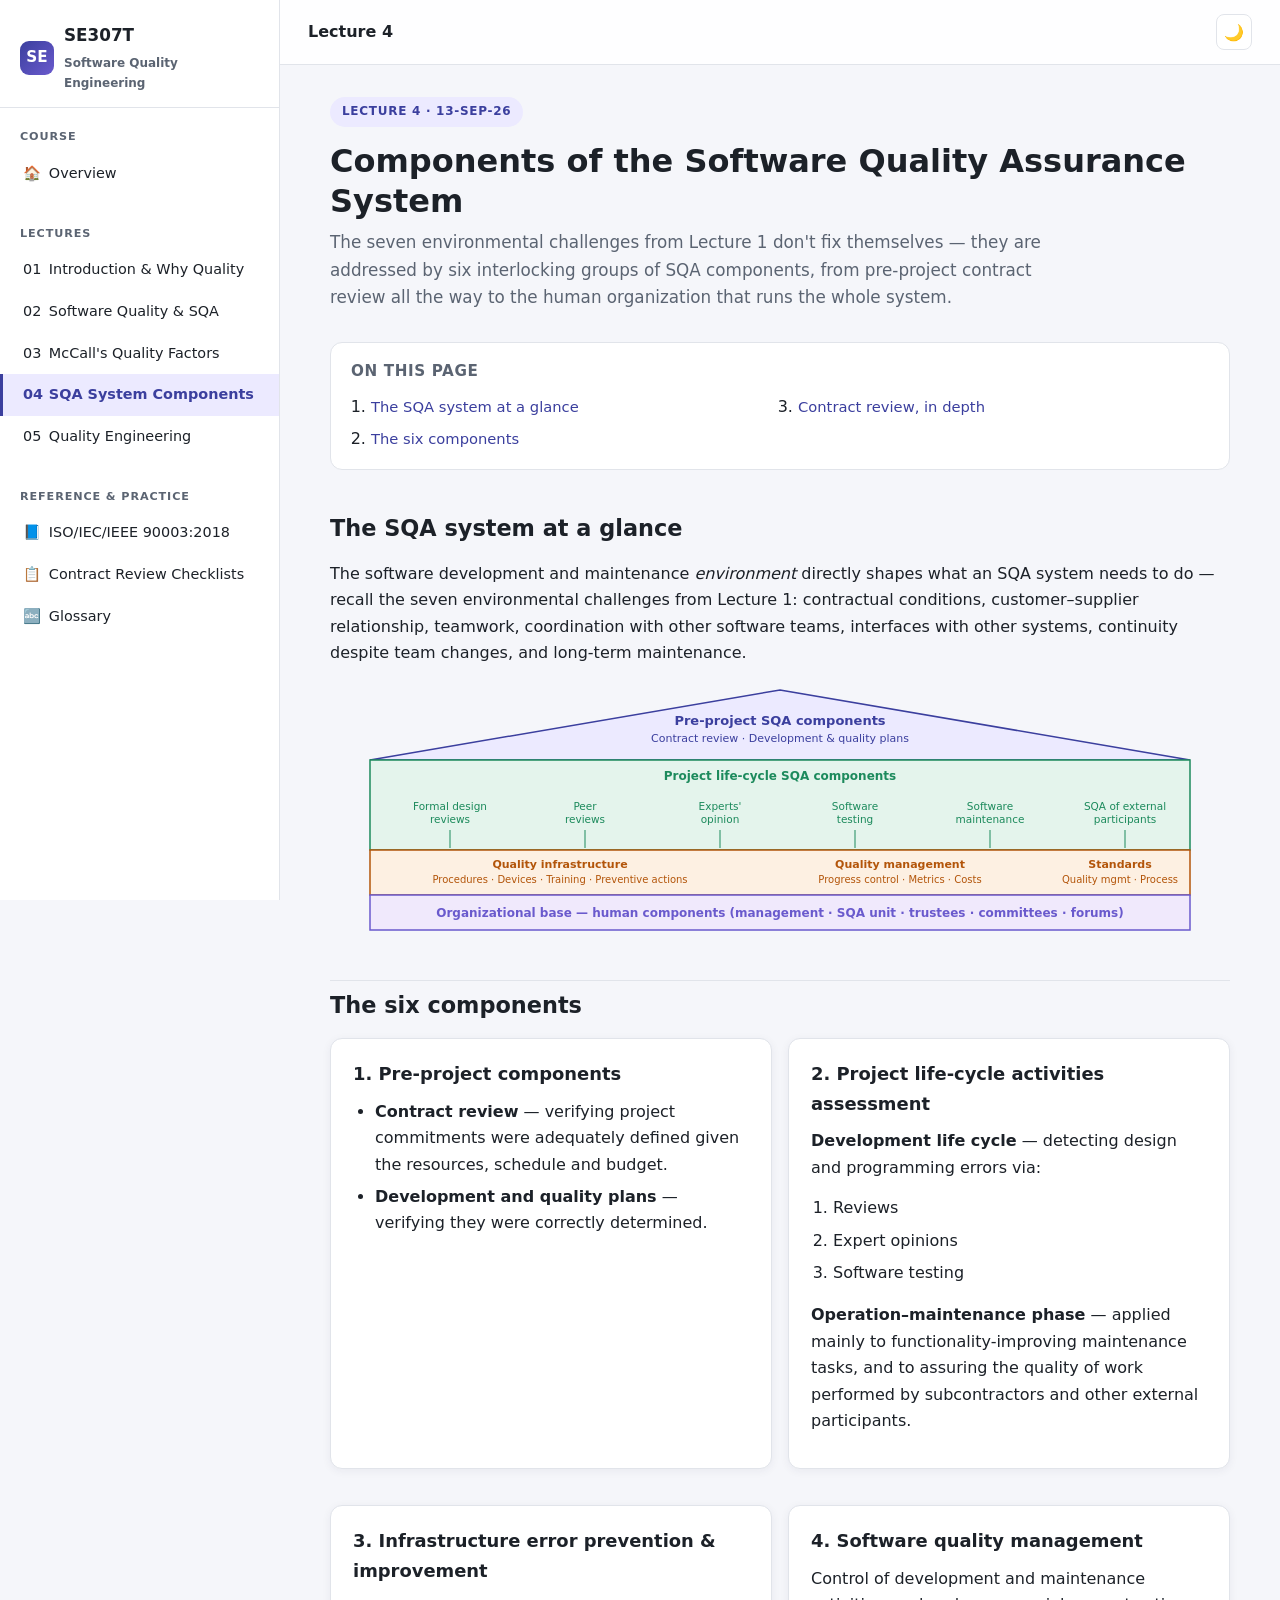
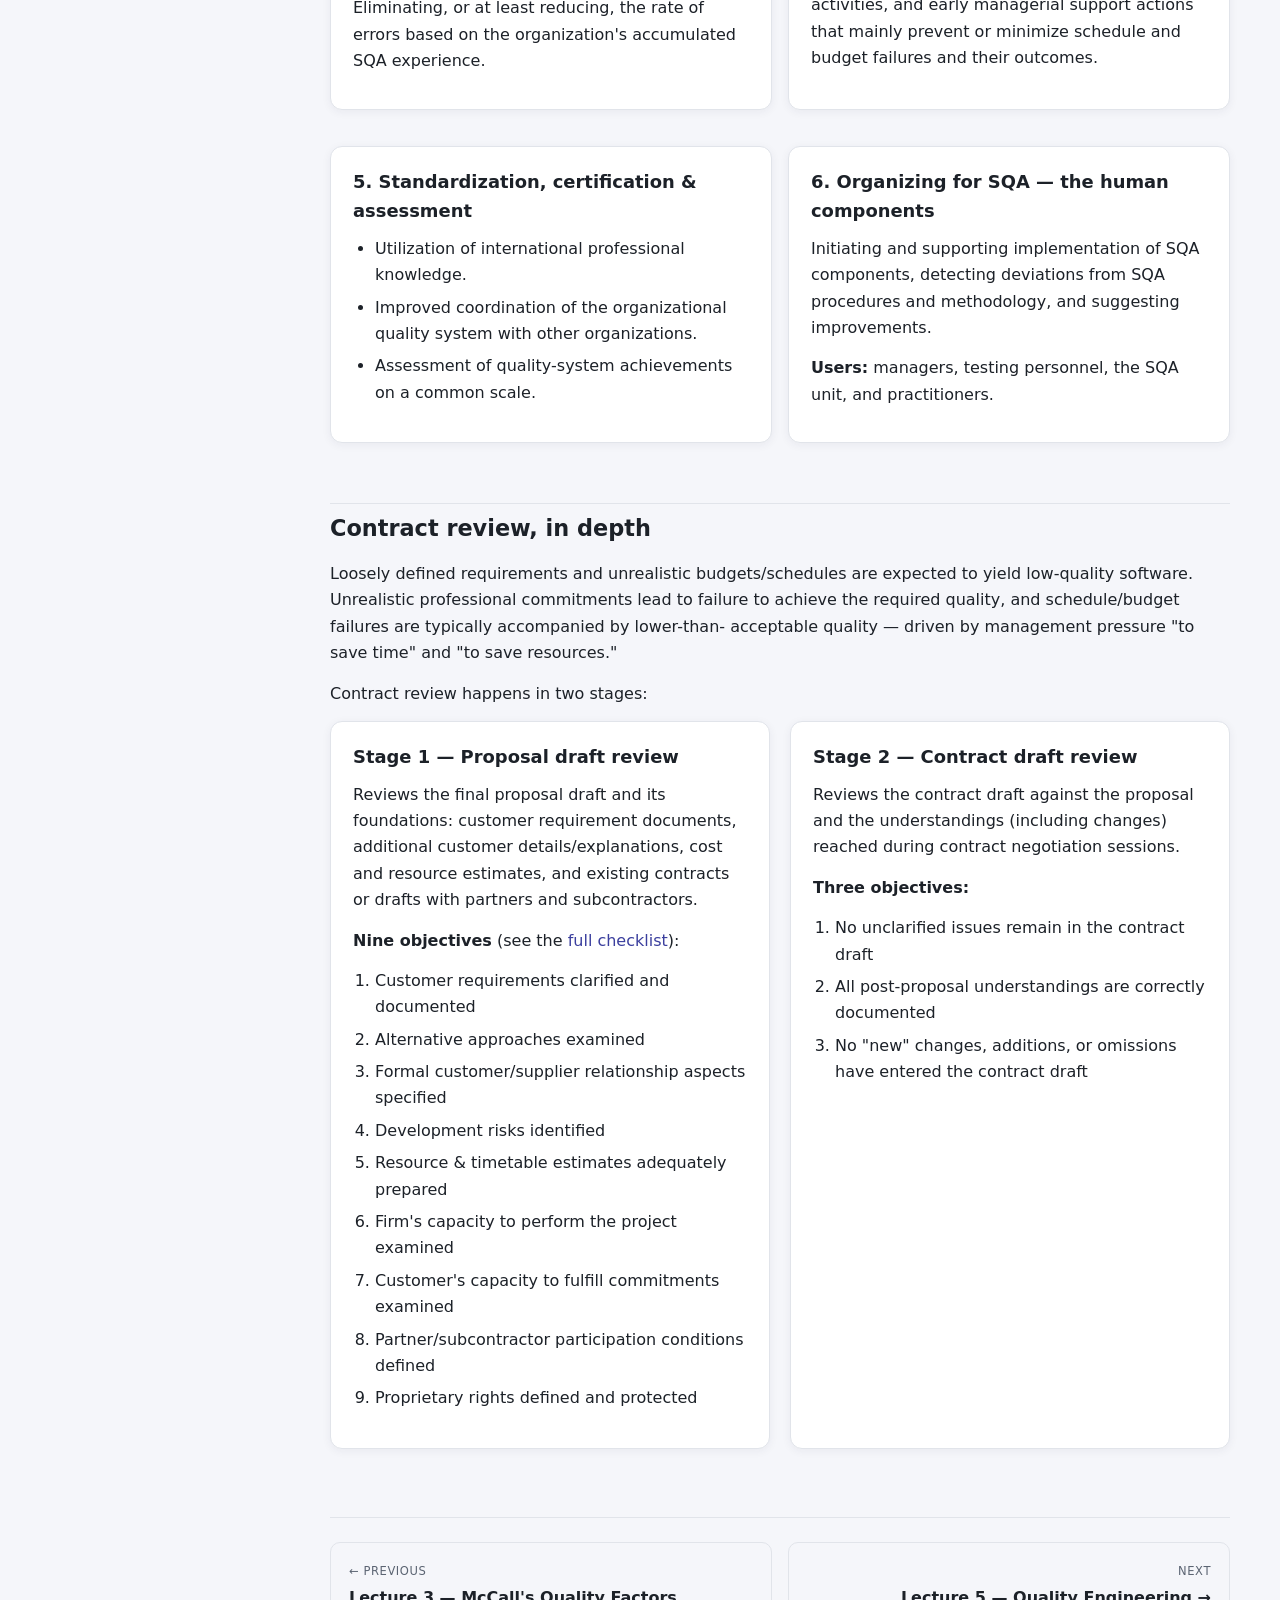
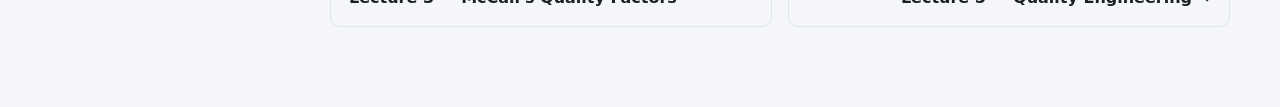
<file: pages/lecture4.html>
<!DOCTYPE html>
<html lang="en">
<head>
<meta charset="UTF-8" />
<meta name="viewport" content="width=device-width, initial-scale=1.0" />
<title>Lecture 4 — Components of the SQA System | SE307T</title>
<meta name="description" content="The six components of a Software Quality Assurance system: pre-project, life-cycle, infrastructure, management, standardization, and human organization." />
<link rel="stylesheet" href="../css/style.css" />
</head>
<body>
<div class="app">
  <div class="overlay" id="overlay"></div>
  <aside class="sidebar" id="sidebar">
    <div class="sidebar-header">
      <div class="brand">
        <div class="logo">SE</div>
        <div>SE307T<div class="brand-sub">Software Quality Engineering</div></div>
      </div>
    </div>
    <nav class="nav-group">
      <div class="nav-group-title">Course</div>
      <a class="nav-link" href="../index.html"><span class="nav-icon">🏠</span> Overview</a>
    </nav>
    <nav class="nav-group">
      <div class="nav-group-title">Lectures</div>
      <a class="nav-link" href="lecture1.html"><span class="nav-icon">01</span> Introduction &amp; Why Quality</a>
      <a class="nav-link" href="lecture2.html"><span class="nav-icon">02</span> Software Quality &amp; SQA</a>
      <a class="nav-link" href="lecture3.html"><span class="nav-icon">03</span> McCall's Quality Factors</a>
      <a class="nav-link" href="lecture4.html"><span class="nav-icon">04</span> SQA System Components</a>
      <a class="nav-link" href="lecture5.html"><span class="nav-icon">05</span> Quality Engineering</a>
    </nav>
    <nav class="nav-group">
      <div class="nav-group-title">Reference &amp; Practice</div>
      <a class="nav-link" href="iso90003.html"><span class="nav-icon">📘</span> ISO/IEC/IEEE 90003:2018</a>
      <a class="nav-link" href="proposal-review.html"><span class="nav-icon">📋</span> Contract Review Checklists</a>
      <a class="nav-link" href="glossary.html"><span class="nav-icon">🔤</span> Glossary</a>
    </nav>
  </aside>

  <div class="main">
    <header class="topbar">
      <div style="display:flex; align-items:center; gap:10px;">
        <button class="icon-btn menu-btn" id="menuToggle" aria-label="Toggle menu">☰</button>
        <div class="topbar-title">Lecture 4</div>
      </div>
      <div class="topbar-actions">
        <button class="icon-btn" id="themeToggle" aria-label="Toggle theme">🌙</button>
      </div>
    </header>

    <main class="content">
      <section class="page-hero">
        <span class="eyebrow">Lecture 4 &middot; 13-Sep-26</span>
        <h1>Components of the Software Quality Assurance System</h1>
        <p class="lede">The seven environmental challenges from Lecture 1 don't fix themselves —
        they are addressed by six interlocking groups of SQA components, from pre-project
        contract review all the way to the human organization that runs the whole system.</p>
      </section>

      <div class="toc">
        <h2>On this page</h2>
        <ol>
          <li><a href="#overview">The SQA system at a glance</a></li>
          <li><a href="#six">The six components</a></li>
          <li><a href="#contract-review">Contract review, in depth</a></li>
        </ol>
      </div>

      <h2 id="overview">The SQA system at a glance</h2>
      <p>The software development and maintenance <em>environment</em> directly shapes what an
      SQA system needs to do — recall the seven environmental challenges from Lecture 1: contractual
      conditions, customer–supplier relationship, teamwork, coordination with other software teams,
      interfaces with other systems, continuity despite team changes, and long-term maintenance.</p>

      <svg class="diagram-svg" viewBox="0 0 900 260" xmlns="http://www.w3.org/2000/svg" role="img" aria-label="The SQA system as a temple: pre-project components as the roof, project life-cycle components as pillars, and quality infrastructure, management, standards and human organization as the base">
        <polygon points="450,10 860,80 40,80" fill="var(--accent-soft, #eceaff)" stroke="#3b3f9e" stroke-width="1.5"/>
        <text x="450" y="45" text-anchor="middle" font-size="13" font-weight="700" fill="#3b3f9e">Pre-project SQA components</text>
        <text x="450" y="62" text-anchor="middle" font-size="11" fill="#3b3f9e">Contract review · Development &amp; quality plans</text>

        <rect x="40" y="80" width="820" height="90" fill="#e4f4ec" stroke="#1c8a5c" stroke-width="1.5"/>
        <text x="450" y="100" text-anchor="middle" font-size="12" font-weight="700" fill="#1c8a5c">Project life-cycle SQA components</text>
        <g font-size="10.5" fill="#1c8a5c" text-anchor="middle">
          <text x="120" y="130">Formal design</text><text x="120" y="143">reviews</text>
          <text x="255" y="130">Peer</text><text x="255" y="143">reviews</text>
          <text x="390" y="130">Experts'</text><text x="390" y="143">opinion</text>
          <text x="525" y="130">Software</text><text x="525" y="143">testing</text>
          <text x="660" y="130">Software</text><text x="660" y="143">maintenance</text>
          <text x="795" y="130">SQA of external</text><text x="795" y="143">participants</text>
        </g>
        <g stroke="#1c8a5c" stroke-width="1">
          <line x1="120" y1="150" x2="120" y2="168"/>
          <line x1="255" y1="150" x2="255" y2="168"/>
          <line x1="390" y1="150" x2="390" y2="168"/>
          <line x1="525" y1="150" x2="525" y2="168"/>
          <line x1="660" y1="150" x2="660" y2="168"/>
          <line x1="795" y1="150" x2="795" y2="168"/>
        </g>

        <rect x="40" y="170" width="820" height="45" fill="#fdf0e2" stroke="#b3550a" stroke-width="1.5"/>
        <text x="230" y="188" text-anchor="middle" font-size="11" font-weight="700" fill="#b3550a">Quality infrastructure</text>
        <text x="230" y="203" text-anchor="middle" font-size="10" fill="#b3550a">Procedures · Devices · Training · Preventive actions</text>
        <text x="570" y="188" text-anchor="middle" font-size="11" font-weight="700" fill="#b3550a">Quality management</text>
        <text x="570" y="203" text-anchor="middle" font-size="10" fill="#b3550a">Progress control · Metrics · Costs</text>
        <text x="790" y="188" text-anchor="middle" font-size="11" font-weight="700" fill="#b3550a">Standards</text>
        <text x="790" y="203" text-anchor="middle" font-size="10" fill="#b3550a">Quality mgmt · Process</text>

        <rect x="40" y="215" width="820" height="35" fill="#f0e9fc" stroke="#6a5acd" stroke-width="1.5"/>
        <text x="450" y="237" text-anchor="middle" font-size="12" font-weight="700" fill="#6a5acd">Organizational base — human components (management · SQA unit · trustees · committees · forums)</text>
      </svg>

      <h2 id="six">The six components</h2>

      <div class="grid grid-2">
        <div class="card">
          <h3>1. Pre-project components</h3>
          <ul>
            <li><strong>Contract review</strong> — verifying project commitments were adequately
            defined given the resources, schedule and budget.</li>
            <li><strong>Development and quality plans</strong> — verifying they were correctly determined.</li>
          </ul>
        </div>

        <div class="card">
          <h3>2. Project life-cycle activities assessment</h3>
          <p><strong>Development life cycle</strong> — detecting design and programming errors via:</p>
          <ol>
            <li>Reviews</li>
            <li>Expert opinions</li>
            <li>Software testing</li>
          </ol>
          <p><strong>Operation–maintenance phase</strong> — applied mainly to functionality-improving
          maintenance tasks, and to assuring the quality of work performed by subcontractors and
          other external participants.</p>
        </div>

        <div class="card">
          <h3>3. Infrastructure error prevention &amp; improvement</h3>
          <p>Eliminating, or at least reducing, the rate of errors based on the organization's
          accumulated SQA experience.</p>
        </div>

        <div class="card">
          <h3>4. Software quality management</h3>
          <p>Control of development and maintenance activities, and early managerial support
          actions that mainly prevent or minimize schedule and budget failures and their outcomes.</p>
        </div>

        <div class="card">
          <h3>5. Standardization, certification &amp; assessment</h3>
          <ul>
            <li>Utilization of international professional knowledge.</li>
            <li>Improved coordination of the organizational quality system with other organizations.</li>
            <li>Assessment of quality-system achievements on a common scale.</li>
          </ul>
        </div>

        <div class="card">
          <h3>6. Organizing for SQA — the human components</h3>
          <p>Initiating and supporting implementation of SQA components, detecting deviations
          from SQA procedures and methodology, and suggesting improvements.</p>
          <p><strong>Users:</strong> managers, testing personnel, the SQA unit, and practitioners.</p>
        </div>
      </div>

      <h2 id="contract-review">Contract review, in depth</h2>
      <p>
        Loosely defined requirements and unrealistic budgets/schedules are expected to yield
        low-quality software. Unrealistic professional commitments lead to failure to achieve the
        required quality, and schedule/budget failures are typically accompanied by lower-than-
        acceptable quality — driven by management pressure "to save time" and "to save resources."
      </p>
      <p>Contract review happens in two stages:</p>

      <div class="two-col">
        <div class="card">
          <h3>Stage 1 — Proposal draft review</h3>
          <p>Reviews the final proposal draft and its foundations: customer requirement documents,
          additional customer details/explanations, cost and resource estimates, and existing
          contracts or drafts with partners and subcontractors.</p>
          <p><strong>Nine objectives</strong> (see the <a href="proposal-review.html">full checklist</a>):</p>
          <ol>
            <li>Customer requirements clarified and documented</li>
            <li>Alternative approaches examined</li>
            <li>Formal customer/supplier relationship aspects specified</li>
            <li>Development risks identified</li>
            <li>Resource &amp; timetable estimates adequately prepared</li>
            <li>Firm's capacity to perform the project examined</li>
            <li>Customer's capacity to fulfill commitments examined</li>
            <li>Partner/subcontractor participation conditions defined</li>
            <li>Proprietary rights defined and protected</li>
          </ol>
        </div>
        <div class="card">
          <h3>Stage 2 — Contract draft review</h3>
          <p>Reviews the contract draft against the proposal and the understandings (including
          changes) reached during contract negotiation sessions.</p>
          <p><strong>Three objectives:</strong></p>
          <ol>
            <li>No unclarified issues remain in the contract draft</li>
            <li>All post-proposal understandings are correctly documented</li>
            <li>No "new" changes, additions, or omissions have entered the contract draft</li>
          </ol>
        </div>
      </div>

      <div class="footer-nav">
        <a href="lecture3.html"><span class="dir">&larr; Previous</span><div class="title">Lecture 3 — McCall's Quality Factors</div></a>
        <a class="next" href="lecture5.html"><span class="dir">Next</span><div class="title">Lecture 5 — Quality Engineering &rarr;</div></a>
      </div>
    </main>
  </div>
</div>
<script src="../js/main.js"></script>
</body>
</html>
</file>
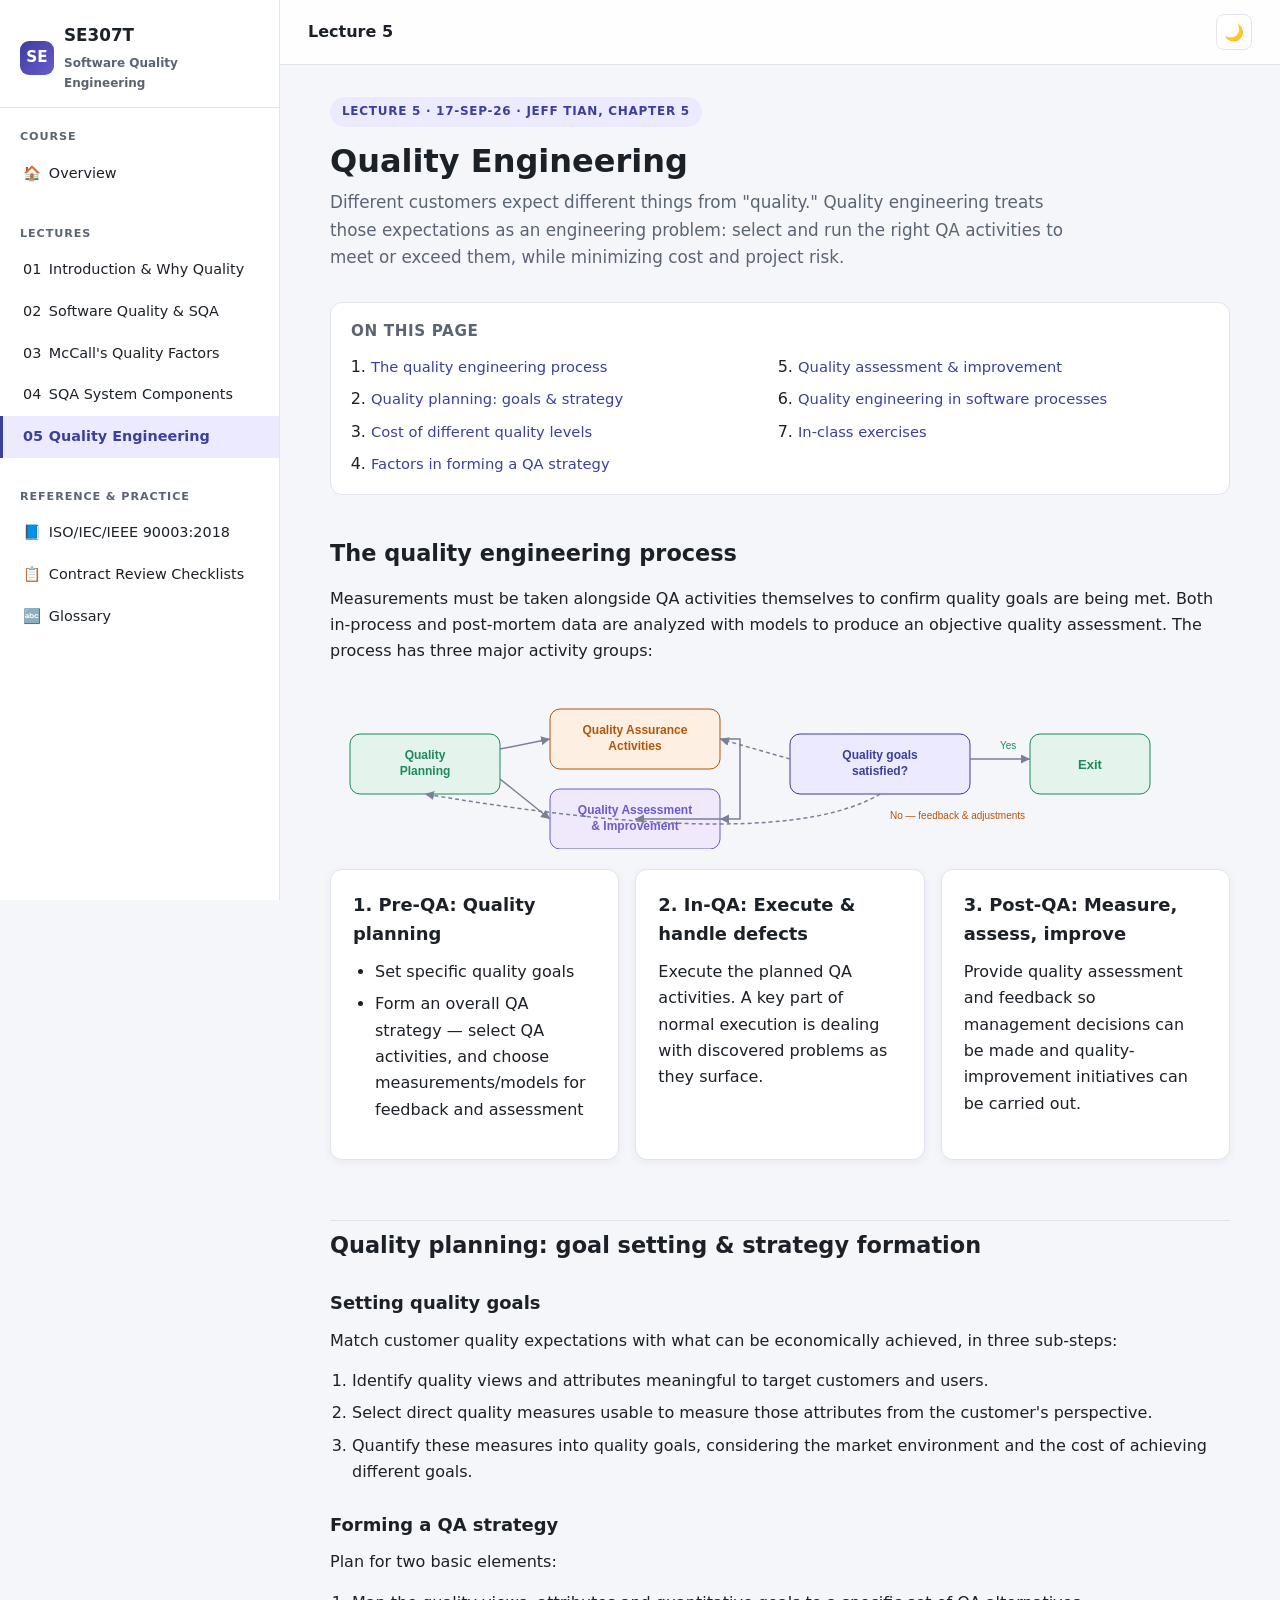
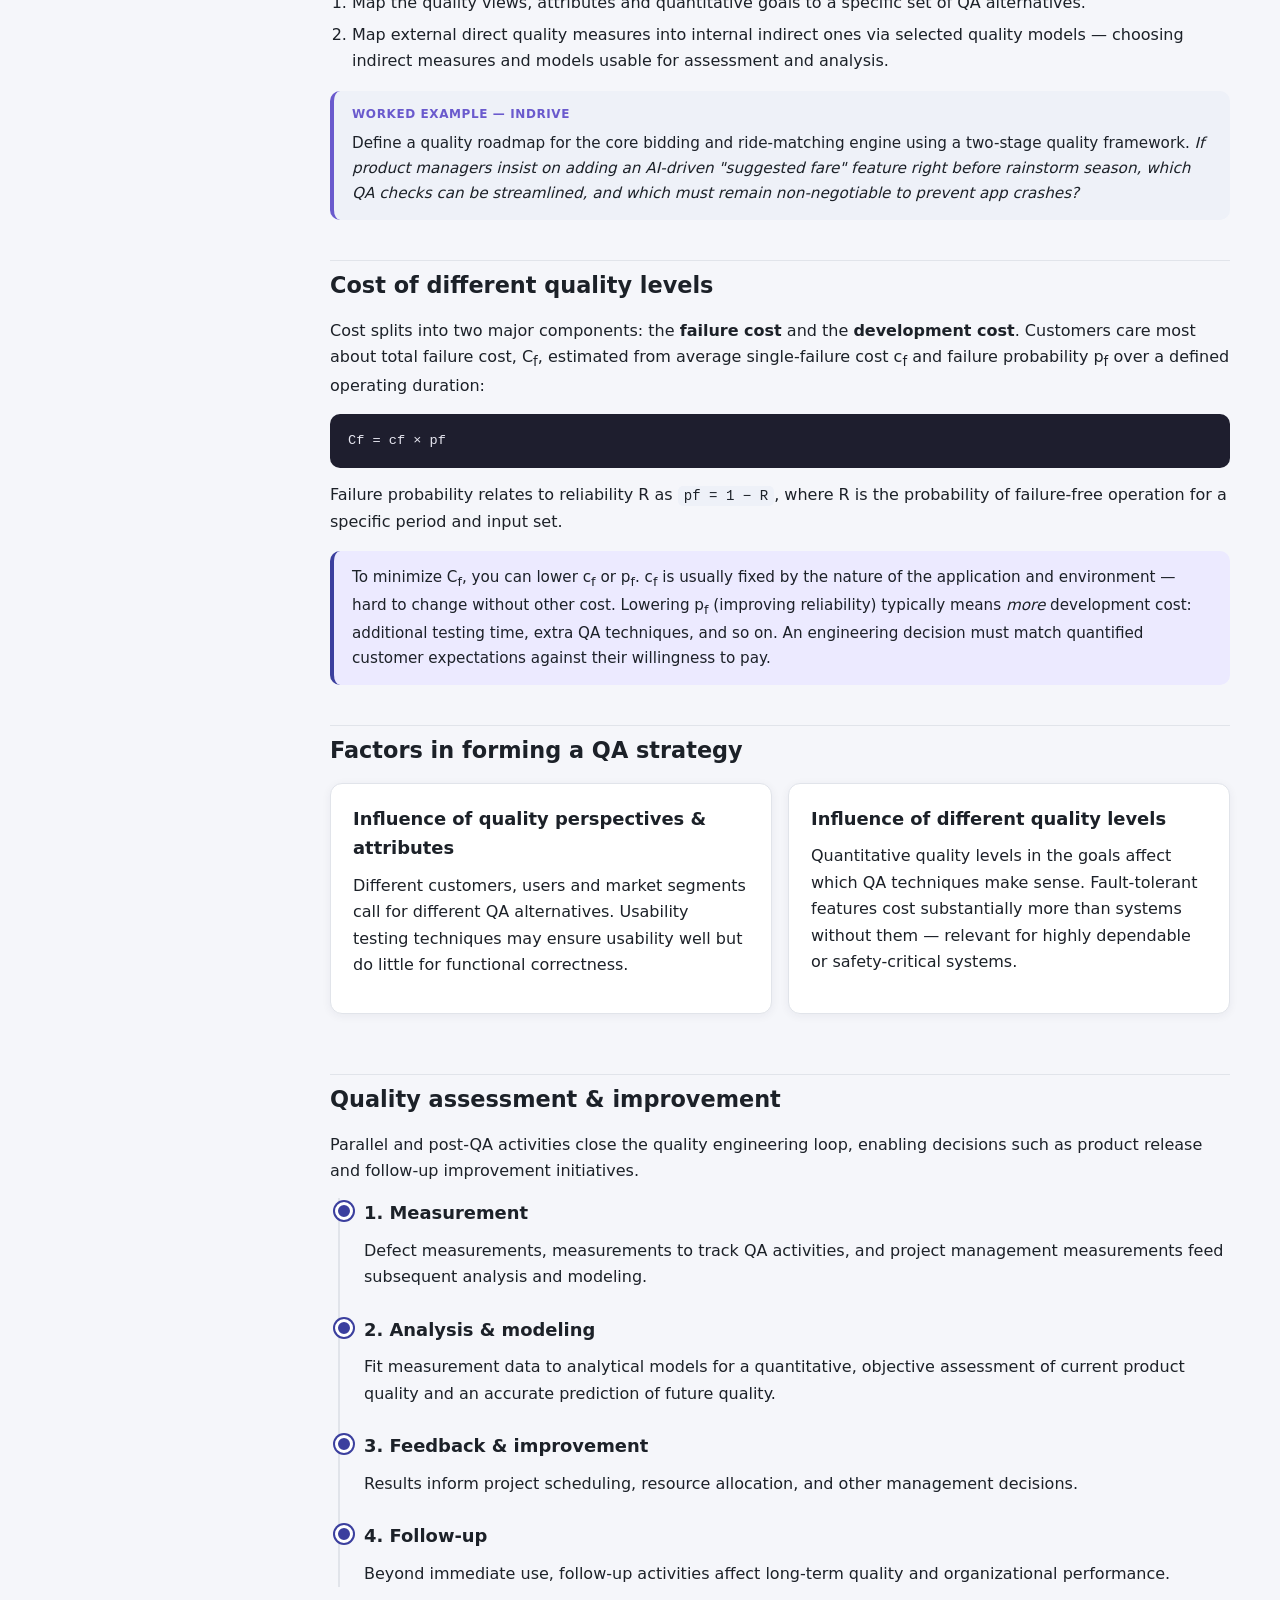
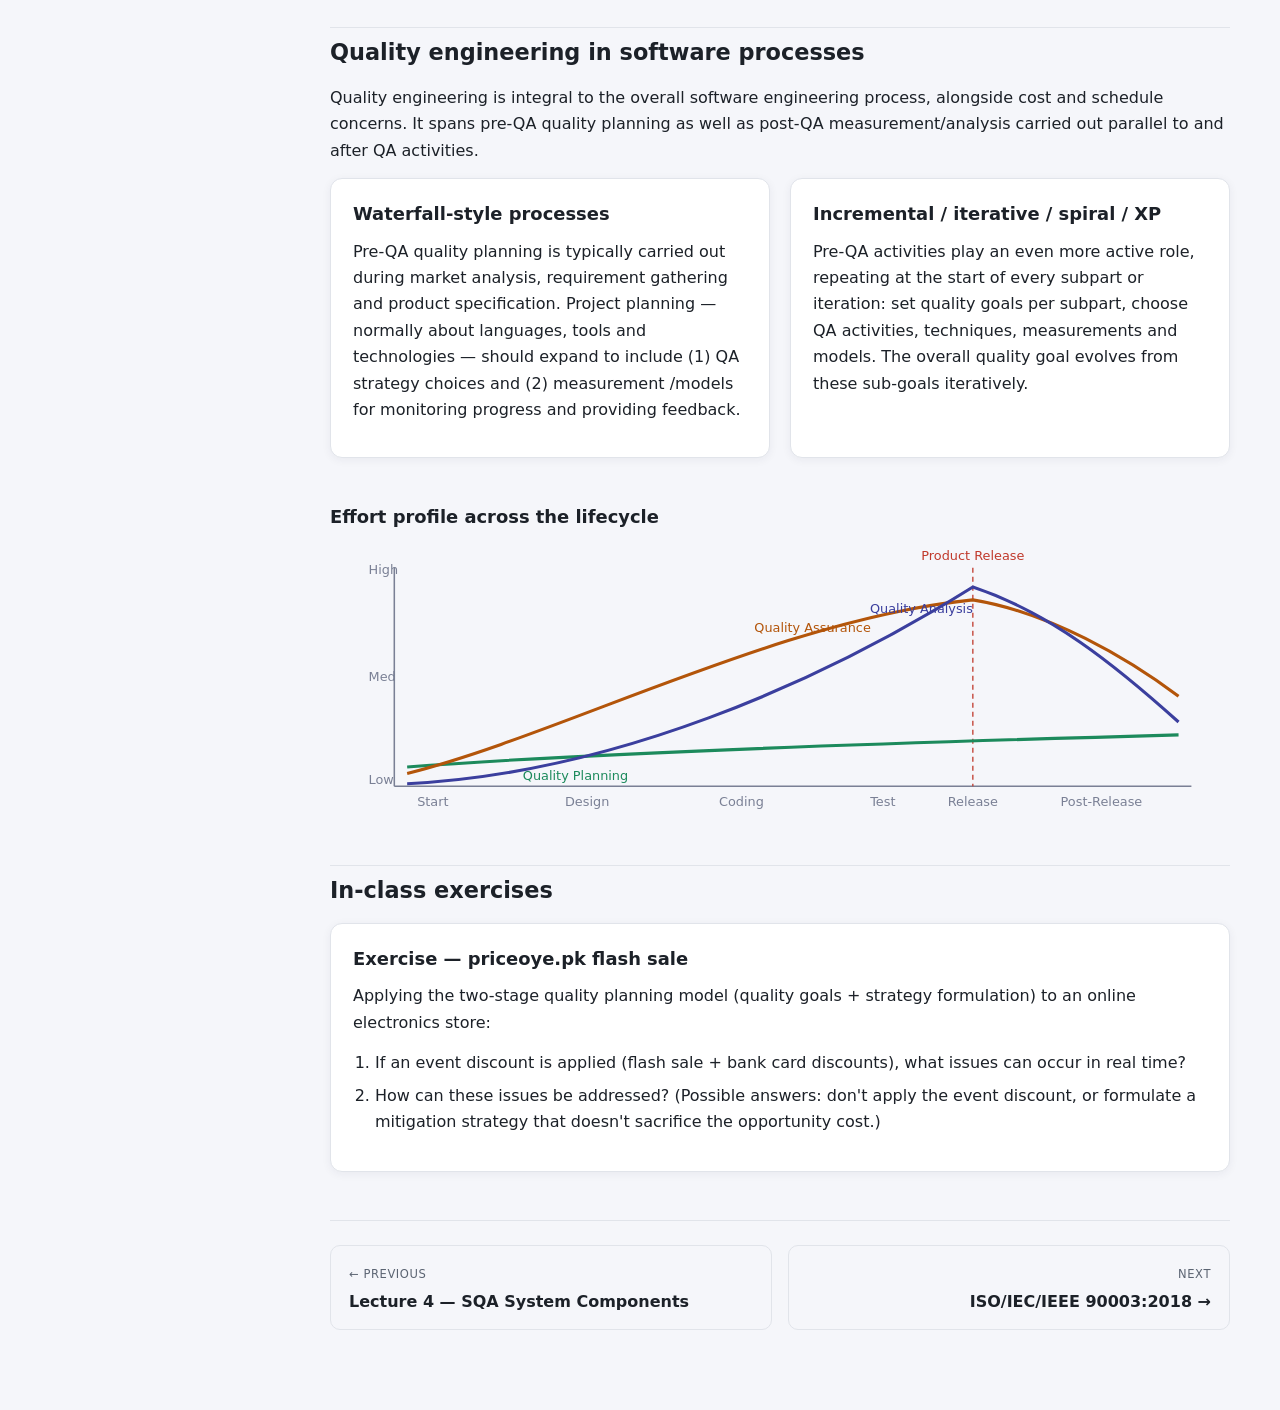
<file: pages/lecture5.html>
<!DOCTYPE html>
<html lang="en">
<head>
<meta charset="UTF-8" />
<meta name="viewport" content="width=device-width, initial-scale=1.0" />
<title>Lecture 5 — Quality Engineering | SE307T</title>
<meta name="description" content="Quality engineering activities and processes: pre-QA planning, in-QA execution, post-QA assessment, cost of quality, and the effort profile across the lifecycle." />
<link rel="stylesheet" href="../css/style.css" />
</head>
<body>
<div class="app">
  <div class="overlay" id="overlay"></div>
  <aside class="sidebar" id="sidebar">
    <div class="sidebar-header">
      <div class="brand">
        <div class="logo">SE</div>
        <div>SE307T<div class="brand-sub">Software Quality Engineering</div></div>
      </div>
    </div>
    <nav class="nav-group">
      <div class="nav-group-title">Course</div>
      <a class="nav-link" href="../index.html"><span class="nav-icon">🏠</span> Overview</a>
    </nav>
    <nav class="nav-group">
      <div class="nav-group-title">Lectures</div>
      <a class="nav-link" href="lecture1.html"><span class="nav-icon">01</span> Introduction &amp; Why Quality</a>
      <a class="nav-link" href="lecture2.html"><span class="nav-icon">02</span> Software Quality &amp; SQA</a>
      <a class="nav-link" href="lecture3.html"><span class="nav-icon">03</span> McCall's Quality Factors</a>
      <a class="nav-link" href="lecture4.html"><span class="nav-icon">04</span> SQA System Components</a>
      <a class="nav-link" href="lecture5.html"><span class="nav-icon">05</span> Quality Engineering</a>
    </nav>
    <nav class="nav-group">
      <div class="nav-group-title">Reference &amp; Practice</div>
      <a class="nav-link" href="iso90003.html"><span class="nav-icon">📘</span> ISO/IEC/IEEE 90003:2018</a>
      <a class="nav-link" href="proposal-review.html"><span class="nav-icon">📋</span> Contract Review Checklists</a>
      <a class="nav-link" href="glossary.html"><span class="nav-icon">🔤</span> Glossary</a>
    </nav>
  </aside>

  <div class="main">
    <header class="topbar">
      <div style="display:flex; align-items:center; gap:10px;">
        <button class="icon-btn menu-btn" id="menuToggle" aria-label="Toggle menu">☰</button>
        <div class="topbar-title">Lecture 5</div>
      </div>
      <div class="topbar-actions">
        <button class="icon-btn" id="themeToggle" aria-label="Toggle theme">🌙</button>
      </div>
    </header>

    <main class="content">
      <section class="page-hero">
        <span class="eyebrow">Lecture 5 &middot; 17-Sep-26 &middot; Jeff Tian, Chapter 5</span>
        <h1>Quality Engineering</h1>
        <p class="lede">Different customers expect different things from "quality." Quality
        engineering treats those expectations as an engineering problem: select and run the right
        QA activities to meet or exceed them, while minimizing cost and project risk.</p>
      </section>

      <div class="toc">
        <h2>On this page</h2>
        <ol>
          <li><a href="#process">The quality engineering process</a></li>
          <li><a href="#planning">Quality planning: goals &amp; strategy</a></li>
          <li><a href="#cost">Cost of different quality levels</a></li>
          <li><a href="#factors">Factors in forming a QA strategy</a></li>
          <li><a href="#assessment">Quality assessment &amp; improvement</a></li>
          <li><a href="#processes">Quality engineering in software processes</a></li>
          <li><a href="#exercises">In-class exercises</a></li>
        </ol>
      </div>

      <h2 id="process">The quality engineering process</h2>
      <p>
        Measurements must be taken alongside QA activities themselves to confirm quality goals are
        being met. Both in-process and post-mortem data are analyzed with models to produce an
        objective quality assessment. The process has three major activity groups:
      </p>

      <svg class="diagram-svg" viewBox="0 0 900 170" xmlns="http://www.w3.org/2000/svg" role="img" aria-label="Quality engineering process loop: Quality Planning selects QA activities, Quality Assurance activities produce measurements, Quality Assessment and Improvement analyzes them and feeds back to set quality goals, exiting when goals are satisfied">
        <g font-family="Segoe UI, sans-serif">
          <rect x="20" y="55" width="150" height="60" rx="10" fill="#e4f4ec" stroke="#1c8a5c"/>
          <text x="95" y="80" text-anchor="middle" font-size="12" font-weight="700" fill="#1c8a5c">Quality</text>
          <text x="95" y="96" text-anchor="middle" font-size="12" font-weight="700" fill="#1c8a5c">Planning</text>

          <rect x="220" y="30" width="170" height="60" rx="10" fill="#fdf0e2" stroke="#b3550a"/>
          <text x="305" y="55" text-anchor="middle" font-size="12" font-weight="700" fill="#b3550a">Quality Assurance</text>
          <text x="305" y="71" text-anchor="middle" font-size="12" font-weight="700" fill="#b3550a">Activities</text>

          <rect x="220" y="110" width="170" height="60" rx="10" fill="#f0e9fc" stroke="#6a5acd"/>
          <text x="305" y="135" text-anchor="middle" font-size="12" font-weight="700" fill="#6a5acd">Quality Assessment</text>
          <text x="305" y="151" text-anchor="middle" font-size="12" font-weight="700" fill="#6a5acd">&amp; Improvement</text>

          <rect x="460" y="55" width="180" height="60" rx="10" fill="#eceaff" stroke="#3b3f9e"/>
          <text x="550" y="80" text-anchor="middle" font-size="12" font-weight="700" fill="#3b3f9e">Quality goals</text>
          <text x="550" y="96" text-anchor="middle" font-size="12" font-weight="700" fill="#3b3f9e">satisfied?</text>

          <rect x="700" y="55" width="120" height="60" rx="10" fill="#e4f4ec" stroke="#1c8a5c"/>
          <text x="760" y="90" text-anchor="middle" font-size="13" font-weight="700" fill="#1c8a5c">Exit</text>

          <g stroke="#7a8095" fill="none" stroke-width="1.5" marker-end="url(#arrow5)">
            <path d="M170,70 L220,60"/>
            <path d="M390,60 L410,60 L410,140 L390,140"/>
            <path d="M390,140 L305,140"/>
            <path d="M170,100 L220,140"/>
            <path d="M460,80 L390,60" stroke-dasharray="4 3"/>
            <path d="M640,80 L700,80"/>
            <path d="M550,115 Q450,175 95,115" stroke-dasharray="4 3"/>
          </g>
          <defs>
            <marker id="arrow5" markerWidth="8" markerHeight="8" refX="6" refY="3" orient="auto">
              <path d="M0,0 L6,3 L0,6 Z" fill="#7a8095"/>
            </marker>
          </defs>
          <text x="670" y="70" font-size="10" fill="#1c8a5c">Yes</text>
          <text x="560" y="140" font-size="10" fill="#b3550a">No — feedback &amp; adjustments</text>
        </g>
      </svg>

      <div class="grid grid-3">
        <div class="card">
          <h3>1. Pre-QA: Quality planning</h3>
          <ul>
            <li>Set specific quality goals</li>
            <li>Form an overall QA strategy — select QA activities, and choose measurements/models
            for feedback and assessment</li>
          </ul>
        </div>
        <div class="card">
          <h3>2. In-QA: Execute &amp; handle defects</h3>
          <p>Execute the planned QA activities. A key part of normal execution is dealing with
          discovered problems as they surface.</p>
        </div>
        <div class="card">
          <h3>3. Post-QA: Measure, assess, improve</h3>
          <p>Provide quality assessment and feedback so management decisions can be made and
          quality-improvement initiatives can be carried out.</p>
        </div>
      </div>

      <h2 id="planning">Quality planning: goal setting &amp; strategy formation</h2>

      <h3>Setting quality goals</h3>
      <p>Match customer quality expectations with what can be economically achieved, in three sub-steps:</p>
      <ol>
        <li>Identify quality views and attributes meaningful to target customers and users.</li>
        <li>Select direct quality measures usable to measure those attributes from the customer's perspective.</li>
        <li>Quantify these measures into quality goals, considering the market environment and the
        cost of achieving different goals.</li>
      </ol>

      <h3>Forming a QA strategy</h3>
      <p>Plan for two basic elements:</p>
      <ol>
        <li>Map the quality views, attributes and quantitative goals to a specific set of QA alternatives.</li>
        <li>Map external direct quality measures into internal indirect ones via selected quality
        models — choosing indirect measures and models usable for assessment and analysis.</li>
      </ol>

      <div class="example">
        <span class="example-label">Worked example — inDrive</span>
        Define a quality roadmap for the core bidding and ride-matching engine using a two-stage
        quality framework. <em>If product managers insist on adding an AI-driven "suggested fare"
        feature right before rainstorm season, which QA checks can be streamlined, and which must
        remain non-negotiable to prevent app crashes?</em>
      </div>

      <h2 id="cost">Cost of different quality levels</h2>
      <p>Cost splits into two major components: the <strong>failure cost</strong> and the
      <strong>development cost</strong>. Customers care most about total failure cost, C<sub>f</sub>,
      estimated from average single-failure cost c<sub>f</sub> and failure probability p<sub>f</sub>
      over a defined operating duration:</p>
      <pre><code>Cf = cf × pf</code></pre>
      <p>Failure probability relates to reliability R as <code>pf = 1 − R</code>, where R is the
      probability of failure-free operation for a specific period and input set.</p>
      <div class="note">
        To minimize C<sub>f</sub>, you can lower c<sub>f</sub> or p<sub>f</sub>. c<sub>f</sub> is
        usually fixed by the nature of the application and environment — hard to change without
        other cost. Lowering p<sub>f</sub> (improving reliability) typically means <em>more</em>
        development cost: additional testing time, extra QA techniques, and so on. An engineering
        decision must match quantified customer expectations against their willingness to pay.
      </div>

      <h2 id="factors">Factors in forming a QA strategy</h2>
      <div class="grid grid-2">
        <div class="card">
          <h3>Influence of quality perspectives &amp; attributes</h3>
          <p>Different customers, users and market segments call for different QA alternatives.
          Usability testing techniques may ensure usability well but do little for functional
          correctness.</p>
        </div>
        <div class="card">
          <h3>Influence of different quality levels</h3>
          <p>Quantitative quality levels in the goals affect which QA techniques make sense.
          Fault-tolerant features cost substantially more than systems without them — relevant
          for highly dependable or safety-critical systems.</p>
        </div>
      </div>

      <h2 id="assessment">Quality assessment &amp; improvement</h2>
      <p>Parallel and post-QA activities close the quality engineering loop, enabling decisions
      such as product release and follow-up improvement initiatives.</p>

      <div class="timeline">
        <div class="timeline-item">
          <h3>1. Measurement</h3>
          <p>Defect measurements, measurements to track QA activities, and project management
          measurements feed subsequent analysis and modeling.</p>
        </div>
        <div class="timeline-item">
          <h3>2. Analysis &amp; modeling</h3>
          <p>Fit measurement data to analytical models for a quantitative, objective assessment
          of current product quality and an accurate prediction of future quality.</p>
        </div>
        <div class="timeline-item">
          <h3>3. Feedback &amp; improvement</h3>
          <p>Results inform project scheduling, resource allocation, and other management decisions.</p>
        </div>
        <div class="timeline-item">
          <h3>4. Follow-up</h3>
          <p>Beyond immediate use, follow-up activities affect long-term quality and organizational
          performance.</p>
        </div>
      </div>

      <h2 id="processes">Quality engineering in software processes</h2>
      <p>Quality engineering is integral to the overall software engineering process, alongside
      cost and schedule concerns. It spans pre-QA quality planning as well as post-QA
      measurement/analysis carried out parallel to and after QA activities.</p>

      <div class="two-col">
        <div class="card">
          <h3>Waterfall-style processes</h3>
          <p>Pre-QA quality planning is typically carried out during market analysis, requirement
          gathering and product specification. Project planning — normally about languages, tools
          and technologies — should expand to include (1) QA strategy choices and (2) measurement
          /models for monitoring progress and providing feedback.</p>
        </div>
        <div class="card">
          <h3>Incremental / iterative / spiral / XP</h3>
          <p>Pre-QA activities play an even more active role, repeating at the start of every
          subpart or iteration: set quality goals per subpart, choose QA activities, techniques,
          measurements and models. The overall quality goal evolves from these sub-goals iteratively.</p>
        </div>
      </div>

      <h3>Effort profile across the lifecycle</h3>
      <svg class="diagram-svg" viewBox="0 0 700 220" xmlns="http://www.w3.org/2000/svg" role="img" aria-label="Effort profile chart: quality planning effort is low and roughly constant, quality assurance effort rises then falls after release, quality analysis effort rises later and peaks around release">
        <line x1="50" y1="190" x2="670" y2="190" stroke="#7a8095" stroke-width="1.2"/>
        <line x1="50" y1="20" x2="50" y2="190" stroke="#7a8095" stroke-width="1.2"/>
        <text x="30" y="25" font-size="10" fill="#7a8095">High</text>
        <text x="30" y="108" font-size="10" fill="#7a8095">Med</text>
        <text x="30" y="188" font-size="10" fill="#7a8095">Low</text>
        <g font-size="10" fill="#7a8095" text-anchor="middle">
          <text x="80" y="205">Start</text>
          <text x="200" y="205">Design</text>
          <text x="320" y="205">Coding</text>
          <text x="430" y="205">Test</text>
          <text x="500" y="205">Release</text>
          <text x="600" y="205">Post-Release</text>
        </g>
        <line x1="500" y1="20" x2="500" y2="190" stroke="#c0392b" stroke-width="1" stroke-dasharray="4 3"/>
        <text x="500" y="14" text-anchor="middle" font-size="10" fill="#c0392b">Product Release</text>

        <path d="M60,175 C150,168 300,160 660,150" fill="none" stroke="#1c8a5c" stroke-width="2.4"/>
        <text x="150" y="185" font-size="10" fill="#1c8a5c">Quality Planning</text>

        <path d="M60,180 C180,150 350,60 500,45 C560,55 620,90 660,120" fill="none" stroke="#b3550a" stroke-width="2.4"/>
        <text x="330" y="70" font-size="10" fill="#b3550a">Quality Assurance</text>

        <path d="M60,188 C220,180 380,110 500,35 C560,55 610,95 660,140" fill="none" stroke="#3b3f9e" stroke-width="2.4"/>
        <text x="420" y="55" font-size="10" fill="#3b3f9e">Quality Analysis</text>
      </svg>

      <h2 id="exercises">In-class exercises</h2>
      <div class="card">
        <h3>Exercise — priceoye.pk flash sale</h3>
        <p>Applying the two-stage quality planning model (quality goals + strategy formulation) to
        an online electronics store:</p>
        <ol>
          <li>If an event discount is applied (flash sale + bank card discounts), what issues can
          occur in real time?</li>
          <li>How can these issues be addressed? (Possible answers: don't apply the event discount,
          or formulate a mitigation strategy that doesn't sacrifice the opportunity cost.)</li>
        </ol>
      </div>

      <div class="footer-nav">
        <a href="lecture4.html"><span class="dir">&larr; Previous</span><div class="title">Lecture 4 — SQA System Components</div></a>
        <a class="next" href="iso90003.html"><span class="dir">Next</span><div class="title">ISO/IEC/IEEE 90003:2018 &rarr;</div></a>
      </div>
    </main>
  </div>
</div>
<script src="../js/main.js"></script>
</body>
</html>
</file>
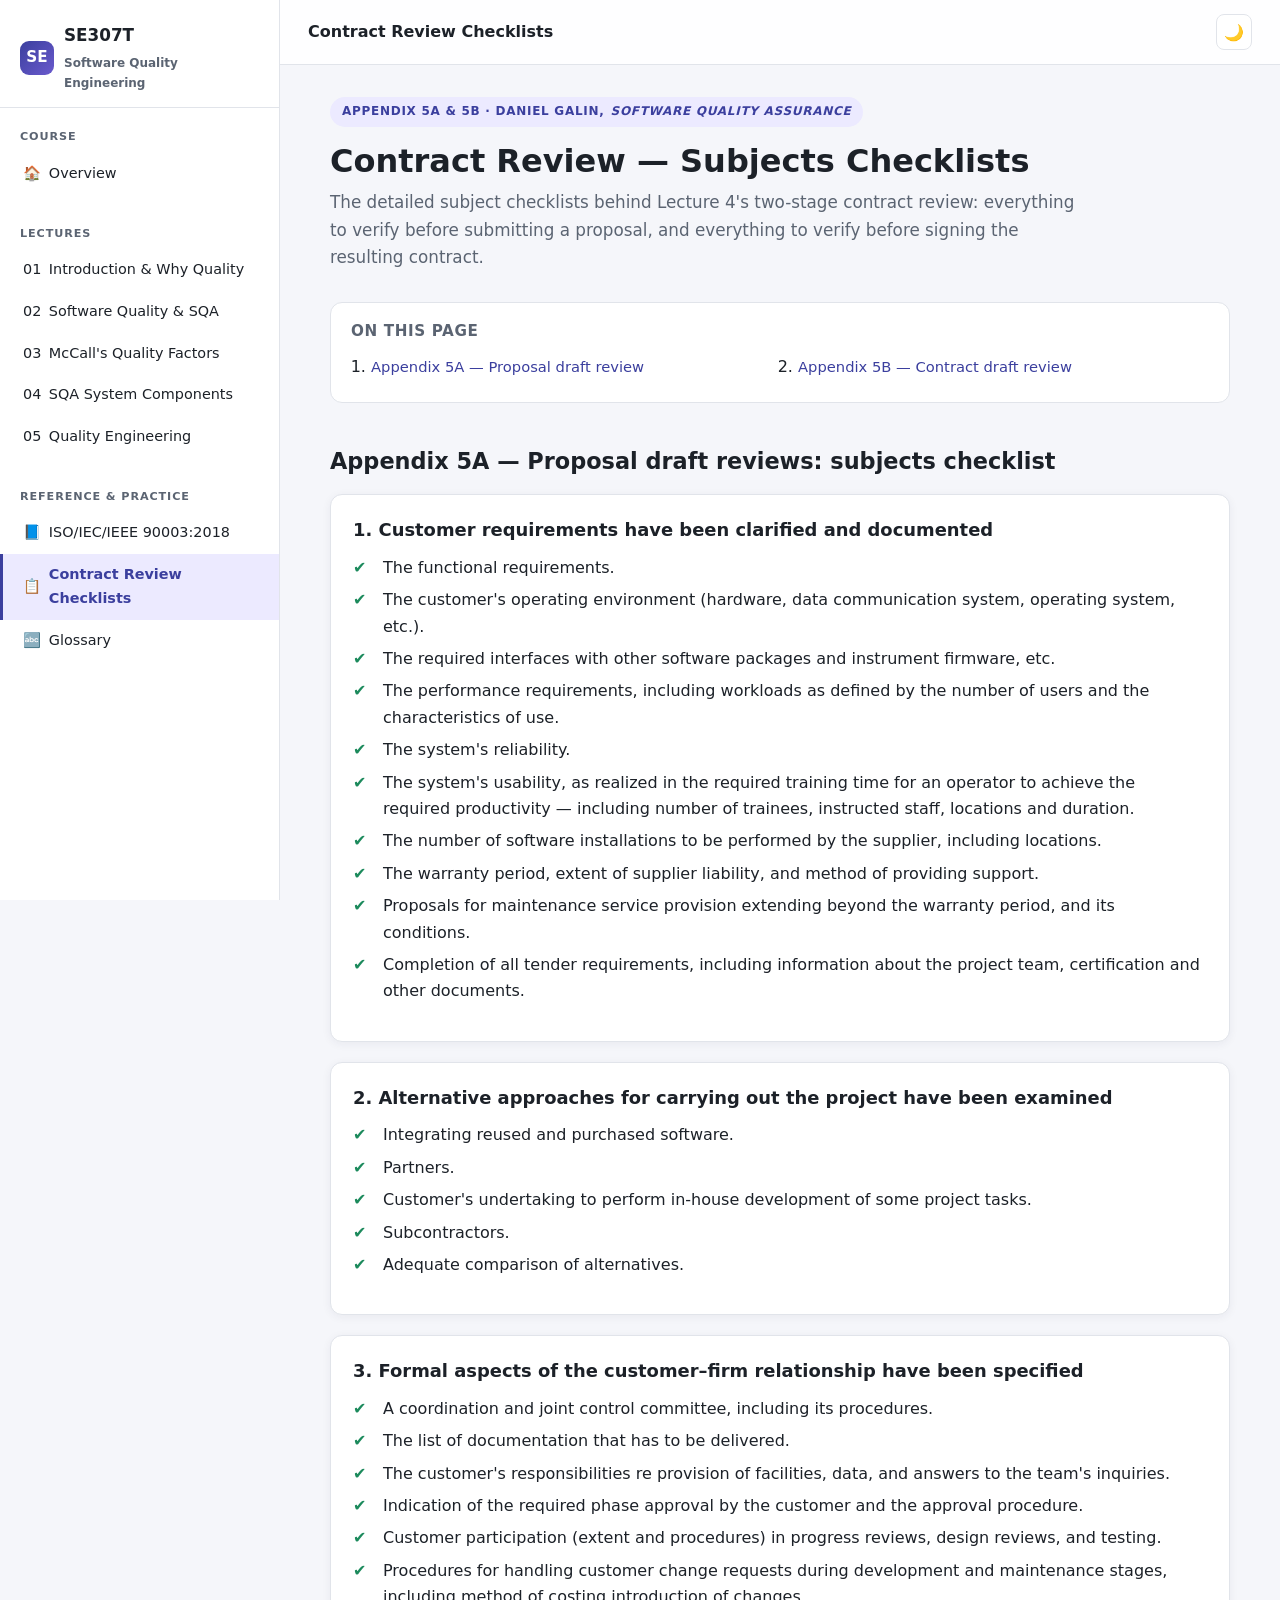
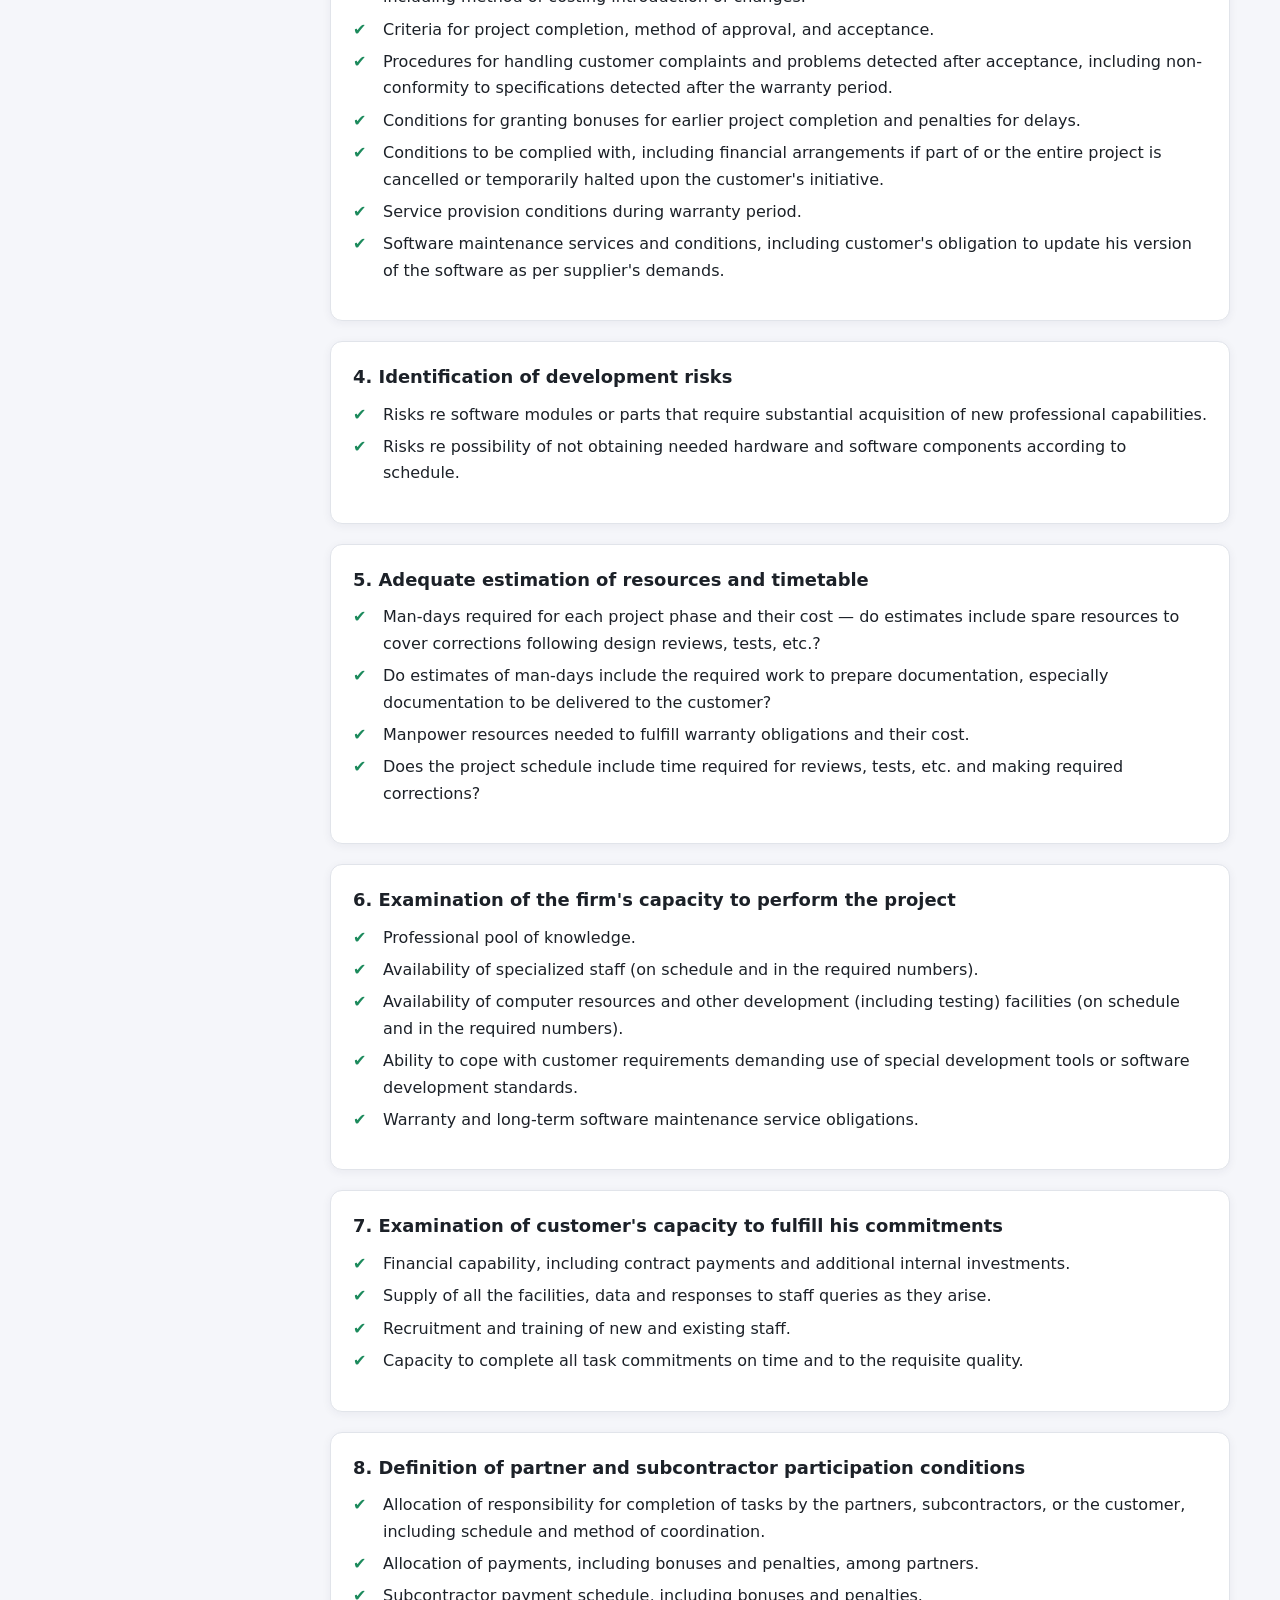
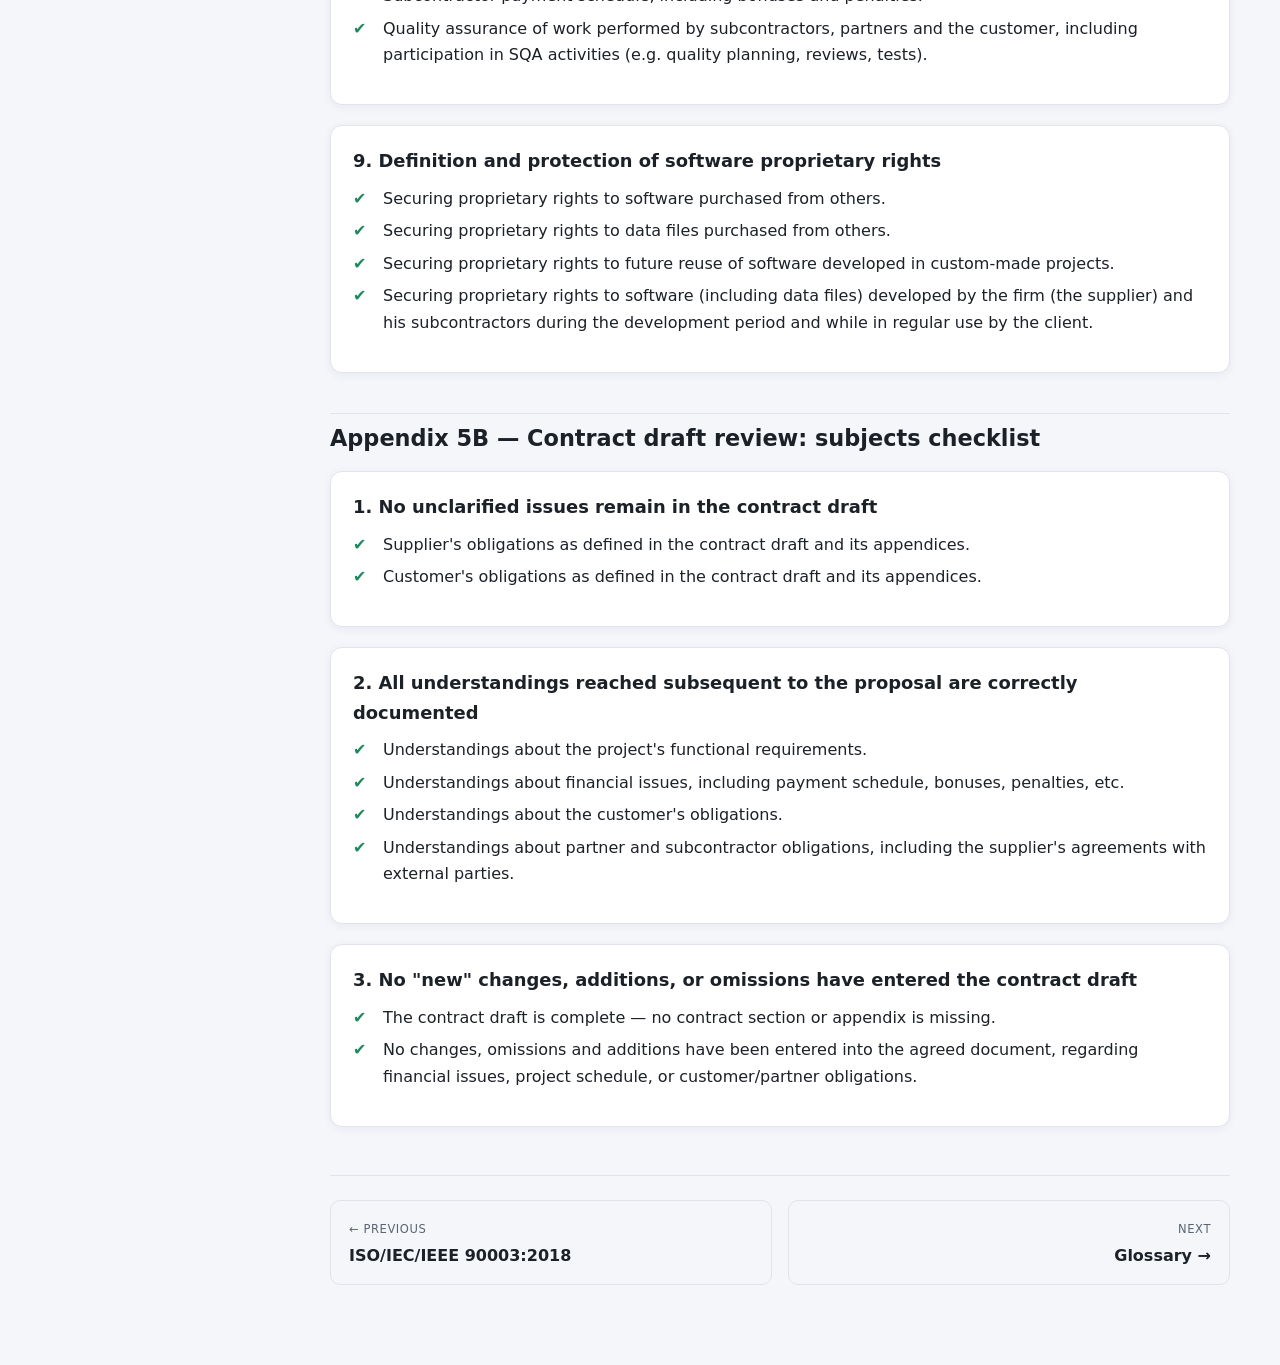
<file: pages/proposal-review.html>
<!DOCTYPE html>
<html lang="en">
<head>
<meta charset="UTF-8" />
<meta name="viewport" content="width=device-width, initial-scale=1.0" />
<title>Contract Review Checklists | SE307T</title>
<meta name="description" content="Full proposal draft review and contract draft review subject checklists (Appendices 5A and 5B)." />
<link rel="stylesheet" href="../css/style.css" />
</head>
<body>
<div class="app">
  <div class="overlay" id="overlay"></div>
  <aside class="sidebar" id="sidebar">
    <div class="sidebar-header">
      <div class="brand">
        <div class="logo">SE</div>
        <div>SE307T<div class="brand-sub">Software Quality Engineering</div></div>
      </div>
    </div>
    <nav class="nav-group">
      <div class="nav-group-title">Course</div>
      <a class="nav-link" href="../index.html"><span class="nav-icon">🏠</span> Overview</a>
    </nav>
    <nav class="nav-group">
      <div class="nav-group-title">Lectures</div>
      <a class="nav-link" href="lecture1.html"><span class="nav-icon">01</span> Introduction &amp; Why Quality</a>
      <a class="nav-link" href="lecture2.html"><span class="nav-icon">02</span> Software Quality &amp; SQA</a>
      <a class="nav-link" href="lecture3.html"><span class="nav-icon">03</span> McCall's Quality Factors</a>
      <a class="nav-link" href="lecture4.html"><span class="nav-icon">04</span> SQA System Components</a>
      <a class="nav-link" href="lecture5.html"><span class="nav-icon">05</span> Quality Engineering</a>
    </nav>
    <nav class="nav-group">
      <div class="nav-group-title">Reference &amp; Practice</div>
      <a class="nav-link" href="iso90003.html"><span class="nav-icon">📘</span> ISO/IEC/IEEE 90003:2018</a>
      <a class="nav-link" href="proposal-review.html"><span class="nav-icon">📋</span> Contract Review Checklists</a>
      <a class="nav-link" href="glossary.html"><span class="nav-icon">🔤</span> Glossary</a>
    </nav>
  </aside>

  <div class="main">
    <header class="topbar">
      <div style="display:flex; align-items:center; gap:10px;">
        <button class="icon-btn menu-btn" id="menuToggle" aria-label="Toggle menu">☰</button>
        <div class="topbar-title">Contract Review Checklists</div>
      </div>
      <div class="topbar-actions">
        <button class="icon-btn" id="themeToggle" aria-label="Toggle theme">🌙</button>
      </div>
    </header>

    <main class="content">
      <section class="page-hero">
        <span class="eyebrow">Appendix 5A &amp; 5B &middot; Daniel Galin, <em>Software Quality Assurance</em></span>
        <h1>Contract Review — Subjects Checklists</h1>
        <p class="lede">The detailed subject checklists behind Lecture 4's two-stage contract
        review: everything to verify before submitting a proposal, and everything to verify
        before signing the resulting contract.</p>
      </section>

      <div class="toc">
        <h2>On this page</h2>
        <ol>
          <li><a href="#proposal">Appendix 5A — Proposal draft review</a></li>
          <li><a href="#contract">Appendix 5B — Contract draft review</a></li>
        </ol>
      </div>

      <h2 id="proposal">Appendix 5A — Proposal draft reviews: subjects checklist</h2>

      <div class="card">
        <h3>1. Customer requirements have been clarified and documented</h3>
        <ul class="checklist">
          <li>The functional requirements.</li>
          <li>The customer's operating environment (hardware, data communication system, operating system, etc.).</li>
          <li>The required interfaces with other software packages and instrument firmware, etc.</li>
          <li>The performance requirements, including workloads as defined by the number of users and the characteristics of use.</li>
          <li>The system's reliability.</li>
          <li>The system's usability, as realized in the required training time for an operator to achieve the required productivity — including number of trainees, instructed staff, locations and duration.</li>
          <li>The number of software installations to be performed by the supplier, including locations.</li>
          <li>The warranty period, extent of supplier liability, and method of providing support.</li>
          <li>Proposals for maintenance service provision extending beyond the warranty period, and its conditions.</li>
          <li>Completion of all tender requirements, including information about the project team, certification and other documents.</li>
        </ul>
      </div>

      <div class="card">
        <h3>2. Alternative approaches for carrying out the project have been examined</h3>
        <ul class="checklist">
          <li>Integrating reused and purchased software.</li>
          <li>Partners.</li>
          <li>Customer's undertaking to perform in-house development of some project tasks.</li>
          <li>Subcontractors.</li>
          <li>Adequate comparison of alternatives.</li>
        </ul>
      </div>

      <div class="card">
        <h3>3. Formal aspects of the customer–firm relationship have been specified</h3>
        <ul class="checklist">
          <li>A coordination and joint control committee, including its procedures.</li>
          <li>The list of documentation that has to be delivered.</li>
          <li>The customer's responsibilities re provision of facilities, data, and answers to the team's inquiries.</li>
          <li>Indication of the required phase approval by the customer and the approval procedure.</li>
          <li>Customer participation (extent and procedures) in progress reviews, design reviews, and testing.</li>
          <li>Procedures for handling customer change requests during development and maintenance stages, including method of costing introduction of changes.</li>
          <li>Criteria for project completion, method of approval, and acceptance.</li>
          <li>Procedures for handling customer complaints and problems detected after acceptance, including non-conformity to specifications detected after the warranty period.</li>
          <li>Conditions for granting bonuses for earlier project completion and penalties for delays.</li>
          <li>Conditions to be complied with, including financial arrangements if part of or the entire project is cancelled or temporarily halted upon the customer's initiative.</li>
          <li>Service provision conditions during warranty period.</li>
          <li>Software maintenance services and conditions, including customer's obligation to update his version of the software as per supplier's demands.</li>
        </ul>
      </div>

      <div class="card">
        <h3>4. Identification of development risks</h3>
        <ul class="checklist">
          <li>Risks re software modules or parts that require substantial acquisition of new professional capabilities.</li>
          <li>Risks re possibility of not obtaining needed hardware and software components according to schedule.</li>
        </ul>
      </div>

      <div class="card">
        <h3>5. Adequate estimation of resources and timetable</h3>
        <ul class="checklist">
          <li>Man-days required for each project phase and their cost — do estimates include spare resources to cover corrections following design reviews, tests, etc.?</li>
          <li>Do estimates of man-days include the required work to prepare documentation, especially documentation to be delivered to the customer?</li>
          <li>Manpower resources needed to fulfill warranty obligations and their cost.</li>
          <li>Does the project schedule include time required for reviews, tests, etc. and making required corrections?</li>
        </ul>
      </div>

      <div class="card">
        <h3>6. Examination of the firm's capacity to perform the project</h3>
        <ul class="checklist">
          <li>Professional pool of knowledge.</li>
          <li>Availability of specialized staff (on schedule and in the required numbers).</li>
          <li>Availability of computer resources and other development (including testing) facilities (on schedule and in the required numbers).</li>
          <li>Ability to cope with customer requirements demanding use of special development tools or software development standards.</li>
          <li>Warranty and long-term software maintenance service obligations.</li>
        </ul>
      </div>

      <div class="card">
        <h3>7. Examination of customer's capacity to fulfill his commitments</h3>
        <ul class="checklist">
          <li>Financial capability, including contract payments and additional internal investments.</li>
          <li>Supply of all the facilities, data and responses to staff queries as they arise.</li>
          <li>Recruitment and training of new and existing staff.</li>
          <li>Capacity to complete all task commitments on time and to the requisite quality.</li>
        </ul>
      </div>

      <div class="card">
        <h3>8. Definition of partner and subcontractor participation conditions</h3>
        <ul class="checklist">
          <li>Allocation of responsibility for completion of tasks by the partners, subcontractors, or the customer, including schedule and method of coordination.</li>
          <li>Allocation of payments, including bonuses and penalties, among partners.</li>
          <li>Subcontractor payment schedule, including bonuses and penalties.</li>
          <li>Quality assurance of work performed by subcontractors, partners and the customer, including participation in SQA activities (e.g. quality planning, reviews, tests).</li>
        </ul>
      </div>

      <div class="card">
        <h3>9. Definition and protection of software proprietary rights</h3>
        <ul class="checklist">
          <li>Securing proprietary rights to software purchased from others.</li>
          <li>Securing proprietary rights to data files purchased from others.</li>
          <li>Securing proprietary rights to future reuse of software developed in custom-made projects.</li>
          <li>Securing proprietary rights to software (including data files) developed by the firm (the supplier) and his subcontractors during the development period and while in regular use by the client.</li>
        </ul>
      </div>

      <h2 id="contract">Appendix 5B — Contract draft review: subjects checklist</h2>

      <div class="card">
        <h3>1. No unclarified issues remain in the contract draft</h3>
        <ul class="checklist">
          <li>Supplier's obligations as defined in the contract draft and its appendices.</li>
          <li>Customer's obligations as defined in the contract draft and its appendices.</li>
        </ul>
      </div>

      <div class="card">
        <h3>2. All understandings reached subsequent to the proposal are correctly documented</h3>
        <ul class="checklist">
          <li>Understandings about the project's functional requirements.</li>
          <li>Understandings about financial issues, including payment schedule, bonuses, penalties, etc.</li>
          <li>Understandings about the customer's obligations.</li>
          <li>Understandings about partner and subcontractor obligations, including the supplier's agreements with external parties.</li>
        </ul>
      </div>

      <div class="card">
        <h3>3. No "new" changes, additions, or omissions have entered the contract draft</h3>
        <ul class="checklist">
          <li>The contract draft is complete — no contract section or appendix is missing.</li>
          <li>No changes, omissions and additions have been entered into the agreed document, regarding financial issues, project schedule, or customer/partner obligations.</li>
        </ul>
      </div>

      <div class="footer-nav">
        <a href="iso90003.html"><span class="dir">&larr; Previous</span><div class="title">ISO/IEC/IEEE 90003:2018</div></a>
        <a class="next" href="glossary.html"><span class="dir">Next</span><div class="title">Glossary &rarr;</div></a>
      </div>
    </main>
  </div>
</div>
<script src="../js/main.js"></script>
</body>
</html>
</file>
<file: css/style.css>
/* ===================== SE307T — Software Quality Engineering ===================== */

:root {
  --bg: #f5f6fa;
  --surface: #ffffff;
  --surface-alt: #eef1f8;
  --text: #1c2128;
  --text-muted: #5b6472;
  --border: #e1e4ea;
  --accent: #3b3f9e;
  --accent-2: #6a5acd;
  --accent-soft: #eceaff;
  --code-bg: #1e1e2e;
  --code-text: #e6e6f0;
  --success: #1c8a5c;
  --warn: #b3550a;
  --danger: #c0392b;
  --shadow: 0 2px 10px rgba(30, 34, 60, 0.06);
  --shadow-lg: 0 12px 32px rgba(30, 34, 60, 0.12);
  --radius: 12px;
  --sidebar-w: 280px;
}

[data-theme="dark"] {
  --bg: #12131c;
  --surface: #1a1c2a;
  --surface-alt: #20223333;
  --surface-alt: #202233;
  --text: #e7e8ef;
  --text-muted: #a0a6b8;
  --border: #2b2e42;
  --accent: #8b8ff7;
  --accent-2: #a58bf5;
  --accent-soft: #262a4a;
  --code-bg: #0d0e18;
  --code-text: #d9dcf5;
  --shadow: 0 2px 10px rgba(0, 0, 0, 0.35);
  --shadow-lg: 0 12px 40px rgba(0, 0, 0, 0.5);
}

* { box-sizing: border-box; }

html { scroll-behavior: smooth; }

body {
  margin: 0;
  font-family: "Segoe UI", "Inter", system-ui, -apple-system, sans-serif;
  background: var(--bg);
  color: var(--text);
  line-height: 1.65;
  transition: background 0.25s ease, color 0.25s ease;
}

a { color: var(--accent); text-decoration: none; }
a:hover { text-decoration: underline; }

img { max-width: 100%; }

/* ---------- Layout shell ---------- */
.app {
  display: flex;
  min-height: 100vh;
}

.sidebar {
  width: var(--sidebar-w);
  flex-shrink: 0;
  background: var(--surface);
  border-right: 1px solid var(--border);
  position: fixed;
  top: 0; bottom: 0; left: 0;
  overflow-y: auto;
  z-index: 40;
  transition: transform 0.25s ease, background 0.25s ease;
}

.sidebar-header {
  padding: 22px 20px 14px;
  border-bottom: 1px solid var(--border);
}

.brand {
  display: flex;
  align-items: center;
  gap: 10px;
  font-weight: 700;
  font-size: 1.05rem;
  color: var(--text);
}

.brand .logo {
  width: 34px; height: 34px;
  border-radius: 9px;
  background: linear-gradient(135deg, var(--accent), var(--accent-2));
  display: flex; align-items: center; justify-content: center;
  color: white; font-weight: 800; font-size: 0.95rem;
  flex-shrink: 0;
}

.brand-sub {
  margin-top: 4px;
  font-size: 0.75rem;
  color: var(--text-muted);
}

.nav-group { padding: 10px 0; }

.nav-group-title {
  padding: 10px 20px 6px;
  font-size: 0.7rem;
  letter-spacing: 0.08em;
  text-transform: uppercase;
  color: var(--text-muted);
  font-weight: 700;
}

.nav-link {
  display: flex;
  align-items: center;
  gap: 10px;
  padding: 9px 20px;
  color: var(--text);
  font-size: 0.9rem;
  border-left: 3px solid transparent;
}

.nav-link:hover {
  background: var(--surface-alt);
  text-decoration: none;
}

.nav-link.active {
  background: var(--accent-soft);
  border-left-color: var(--accent);
  color: var(--accent);
  font-weight: 600;
}

.nav-icon { width: 1.1em; text-align: center; flex-shrink: 0; }

/* ---------- Main content ---------- */
.main {
  margin-left: var(--sidebar-w);
  flex: 1;
  min-width: 0;
  display: flex;
  flex-direction: column;
}

.topbar {
  position: sticky;
  top: 0;
  z-index: 30;
  display: flex;
  align-items: center;
  justify-content: space-between;
  gap: 12px;
  padding: 14px 28px;
  background: color-mix(in srgb, var(--surface) 88%, transparent);
  backdrop-filter: blur(8px);
  border-bottom: 1px solid var(--border);
}

.topbar-title { font-weight: 700; font-size: 1rem; }
.topbar-actions { display: flex; align-items: center; gap: 10px; }

.icon-btn {
  border: 1px solid var(--border);
  background: var(--surface);
  color: var(--text);
  border-radius: 8px;
  width: 36px; height: 36px;
  display: flex; align-items: center; justify-content: center;
  cursor: pointer;
  font-size: 1rem;
}
.icon-btn:hover { background: var(--surface-alt); }

.menu-btn { display: none; }

.content {
  padding: 32px 40px 80px;
  max-width: 980px;
  width: 100%;
  margin: 0 auto;
}

/* ---------- Typography blocks ---------- */
.page-hero {
  margin-bottom: 30px;
}

.eyebrow {
  display: inline-flex;
  align-items: center;
  gap: 6px;
  font-size: 0.75rem;
  font-weight: 700;
  letter-spacing: 0.06em;
  text-transform: uppercase;
  color: var(--accent);
  background: var(--accent-soft);
  padding: 5px 12px;
  border-radius: 999px;
  margin-bottom: 14px;
}

.page-hero h1 {
  font-size: 2rem;
  margin: 0 0 8px;
  line-height: 1.25;
}

.page-hero .lede {
  color: var(--text-muted);
  font-size: 1.05rem;
  max-width: 70ch;
}

h2 {
  font-size: 1.4rem;
  margin: 40px 0 14px;
  padding-top: 6px;
  border-top: 1px solid var(--border);
  scroll-margin-top: 80px;
}
.content > h2:first-of-type,
section > h2:first-of-type { border-top: none; padding-top: 0; }

h3 {
  font-size: 1.12rem;
  margin: 24px 0 10px;
  color: var(--text);
  scroll-margin-top: 80px;
}

p { margin: 0 0 14px; }

ul, ol { margin: 0 0 16px; padding-left: 22px; }
li { margin-bottom: 6px; }

.card {
  background: var(--surface);
  border: 1px solid var(--border);
  border-radius: var(--radius);
  padding: 20px 22px;
  margin-bottom: 20px;
  box-shadow: var(--shadow);
}

.card h3 { margin-top: 0; }

.grid {
  display: grid;
  gap: 16px;
}
.grid-2 { grid-template-columns: repeat(2, 1fr); }
.grid-3 { grid-template-columns: repeat(3, 1fr); }

@media (max-width: 760px) {
  .grid-2, .grid-3 { grid-template-columns: 1fr; }
}

.note, .example, .quote {
  border-radius: 10px;
  padding: 14px 18px;
  margin: 16px 0;
  font-size: 0.95rem;
}

.note {
  background: var(--accent-soft);
  border-left: 4px solid var(--accent);
}

.example {
  background: var(--surface-alt);
  border-left: 4px solid var(--accent-2);
}
.example .example-label {
  font-weight: 700;
  font-size: 0.75rem;
  text-transform: uppercase;
  letter-spacing: 0.05em;
  color: var(--accent-2);
  margin-bottom: 6px;
  display: block;
}

.quote {
  background: var(--surface-alt);
  border-left: 4px solid var(--text-muted);
  font-style: italic;
  color: var(--text-muted);
}

table {
  width: 100%;
  border-collapse: collapse;
  margin: 16px 0;
  font-size: 0.92rem;
  overflow: hidden;
  border-radius: 10px;
}
th, td {
  padding: 10px 14px;
  border: 1px solid var(--border);
  text-align: left;
  vertical-align: top;
}
th {
  background: var(--surface-alt);
  font-weight: 700;
}
tr:nth-child(even) td { background: color-mix(in srgb, var(--surface-alt) 40%, transparent); }

code, pre {
  font-family: "Cascadia Code", "Fira Code", Consolas, monospace;
}
pre {
  background: var(--code-bg);
  color: var(--code-text);
  padding: 16px 18px;
  border-radius: 10px;
  overflow-x: auto;
  font-size: 0.85rem;
  margin: 14px 0;
}
:not(pre) > code {
  background: var(--surface-alt);
  padding: 2px 6px;
  border-radius: 5px;
  font-size: 0.88em;
}

.badge {
  display: inline-block;
  font-size: 0.72rem;
  font-weight: 700;
  padding: 3px 10px;
  border-radius: 999px;
  background: var(--accent-soft);
  color: var(--accent);
  margin: 2px 4px 2px 0;
}
.badge.op { background: #e4f4ec; color: var(--success); }
.badge.rev { background: #fdf0e2; color: var(--warn); }
.badge.tran { background: #f0e9fc; color: var(--accent-2); }
[data-theme="dark"] .badge.op { background: #10382a; color: #6fd7a6; }
[data-theme="dark"] .badge.rev { background: #402c12; color: #f0b874; }
[data-theme="dark"] .badge.tran { background: #2c2447; color: #c4aef7; }

.tag-row { margin-bottom: 18px; }

.factor-tree {
  text-align: center;
  padding: 10px 0 20px;
}

.pill-list { display: flex; flex-wrap: wrap; gap: 8px; margin: 10px 0 20px; }
.pill {
  background: var(--surface-alt);
  border: 1px solid var(--border);
  border-radius: 999px;
  padding: 6px 14px;
  font-size: 0.85rem;
}

.timeline {
  border-left: 2px solid var(--border);
  margin-left: 8px;
  padding-left: 24px;
}
.timeline-item {
  position: relative;
  margin-bottom: 24px;
}
.timeline-item::before {
  content: "";
  position: absolute;
  left: -29px;
  top: 4px;
  width: 12px; height: 12px;
  border-radius: 50%;
  background: var(--accent);
  border: 3px solid var(--surface);
  box-shadow: 0 0 0 2px var(--accent);
}
.timeline-item h3 { margin-top: 0; }

.diagram-svg { width: 100%; height: auto; display: block; margin: 10px 0 20px; }

.two-col {
  display: grid;
  grid-template-columns: 1fr 1fr;
  gap: 20px;
}
@media (max-width: 760px) { .two-col { grid-template-columns: 1fr; } }

.footer-nav {
  display: flex;
  justify-content: space-between;
  gap: 16px;
  margin-top: 48px;
  padding-top: 24px;
  border-top: 1px solid var(--border);
}
.footer-nav a {
  flex: 1;
  border: 1px solid var(--border);
  border-radius: 10px;
  padding: 14px 18px;
  color: var(--text);
  display: block;
}
.footer-nav a:hover { background: var(--surface-alt); text-decoration: none; }
.footer-nav .dir { font-size: 0.72rem; color: var(--text-muted); text-transform: uppercase; letter-spacing: 0.05em; }
.footer-nav .next { text-align: right; }
.footer-nav .title { font-weight: 600; margin-top: 2px; }

.landing-grid {
  display: grid;
  grid-template-columns: repeat(3, 1fr);
  gap: 18px;
  margin: 24px 0 10px;
}
@media (max-width: 900px) { .landing-grid { grid-template-columns: repeat(2, 1fr); } }
@media (max-width: 620px) { .landing-grid { grid-template-columns: 1fr; } }

.lecture-card {
  background: var(--surface);
  border: 1px solid var(--border);
  border-radius: var(--radius);
  padding: 20px;
  display: flex;
  flex-direction: column;
  gap: 10px;
  box-shadow: var(--shadow);
  transition: transform 0.15s ease, box-shadow 0.15s ease;
}
.lecture-card:hover {
  transform: translateY(-3px);
  box-shadow: var(--shadow-lg);
  text-decoration: none;
}
.lecture-num {
  width: 36px; height: 36px;
  border-radius: 9px;
  background: var(--accent-soft);
  color: var(--accent);
  font-weight: 800;
  display: flex; align-items: center; justify-content: center;
}
.lecture-card h3 { margin: 0; color: var(--text); font-size: 1.02rem; }
.lecture-card p { margin: 0; color: var(--text-muted); font-size: 0.88rem; }

.stat-row { display: flex; gap: 16px; flex-wrap: wrap; margin: 20px 0 6px; }
.stat {
  flex: 1;
  min-width: 140px;
  background: var(--surface);
  border: 1px solid var(--border);
  border-radius: 10px;
  padding: 16px;
  text-align: center;
}
.stat .num { font-size: 1.6rem; font-weight: 800; color: var(--accent); }
.stat .label { font-size: 0.78rem; color: var(--text-muted); text-transform: uppercase; letter-spacing: 0.04em; }

.checklist { list-style: none; padding-left: 0; }
.checklist li {
  padding-left: 30px;
  position: relative;
}
.checklist li::before {
  content: "✔";
  position: absolute;
  left: 0; top: 0;
  color: var(--success);
  font-weight: 700;
}

.overlay {
  display: none;
  position: fixed;
  inset: 0;
  background: rgba(0,0,0,0.4);
  z-index: 35;
}

.toc {
  background: var(--surface);
  border: 1px solid var(--border);
  border-radius: var(--radius);
  padding: 16px 20px;
  margin-bottom: 28px;
}
.toc h2 { border: none; margin: 0 0 10px; font-size: 0.95rem; text-transform: uppercase; letter-spacing: 0.04em; color: var(--text-muted); padding-top: 0; }
.toc ol { margin: 0; padding-left: 20px; columns: 2; }
@media (max-width: 620px) { .toc ol { columns: 1; } }
.toc a { font-size: 0.92rem; }

@media (max-width: 980px) {
  .sidebar { transform: translateX(-100%); box-shadow: var(--shadow-lg); }
  .sidebar.open { transform: translateX(0); }
  .main { margin-left: 0; }
  .menu-btn { display: flex; }
  .overlay.open { display: block; }
  .content { padding: 24px 18px 60px; }
}
</file>
